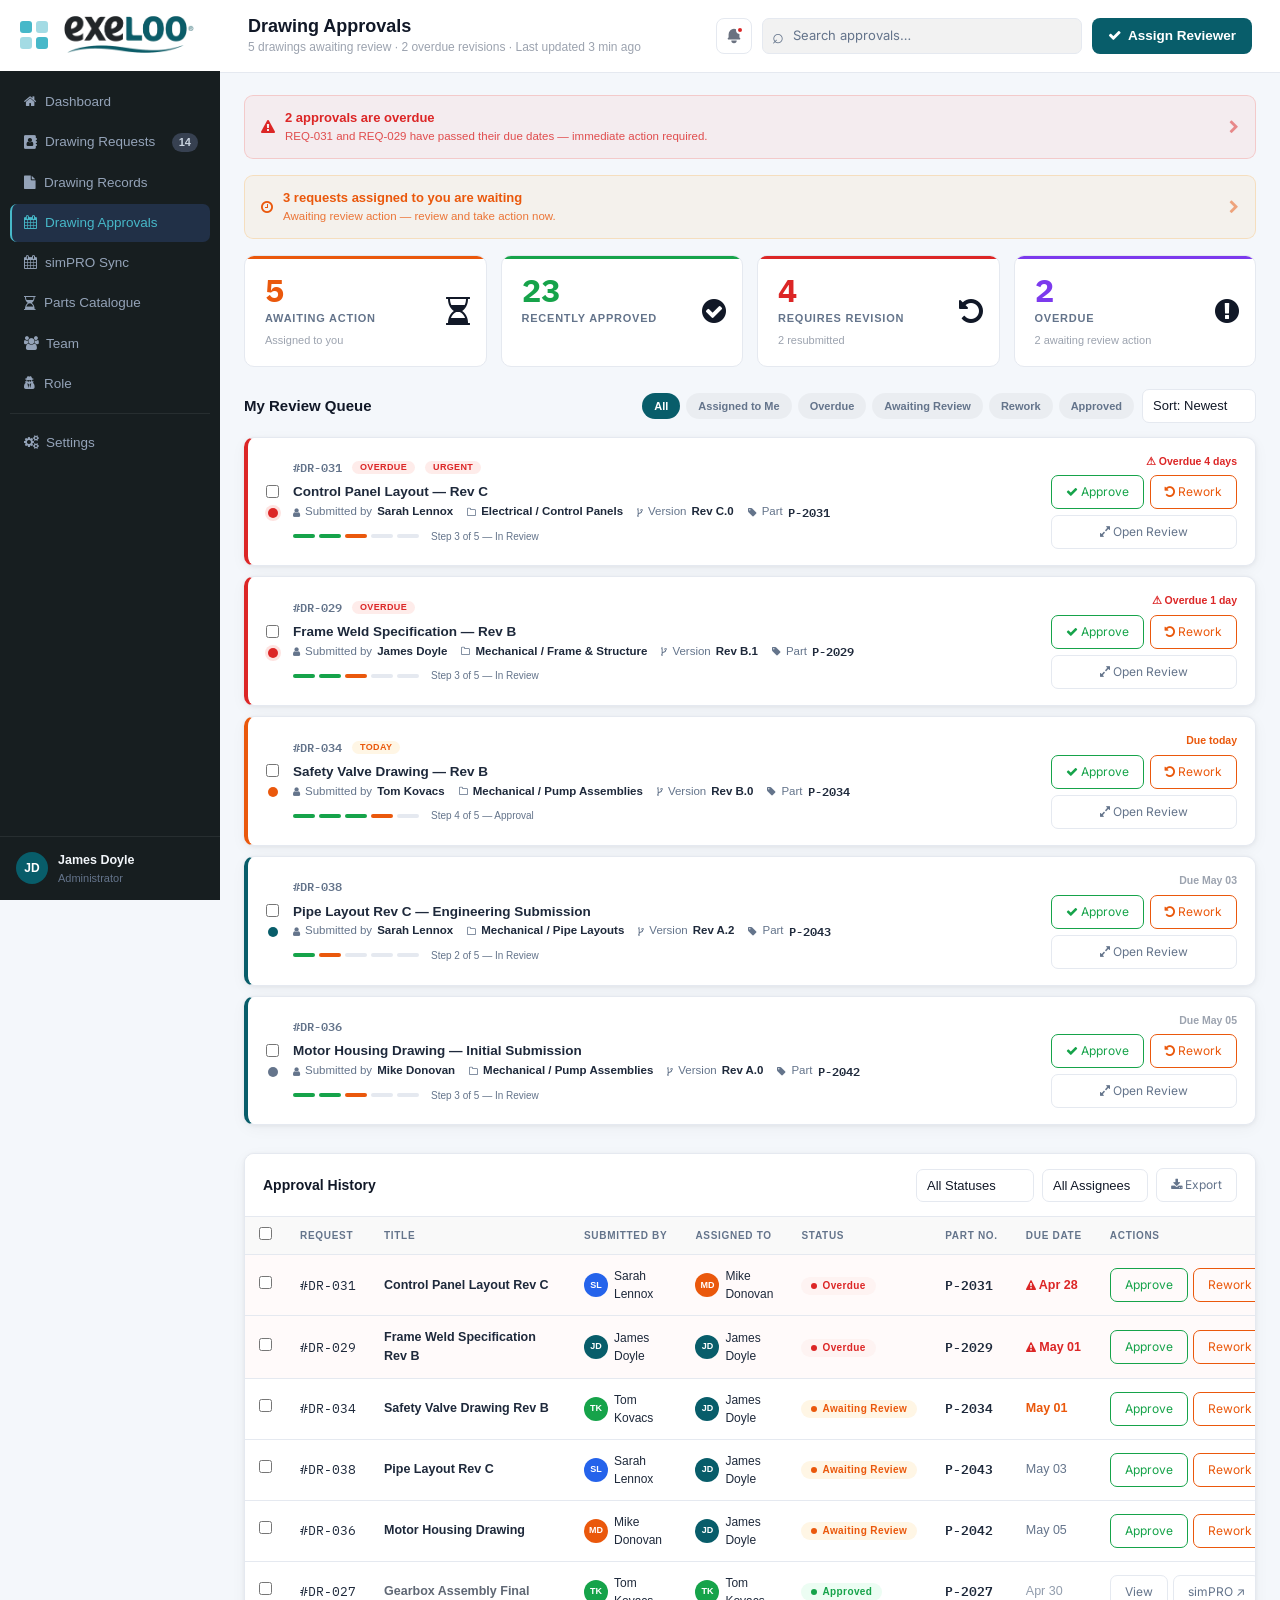
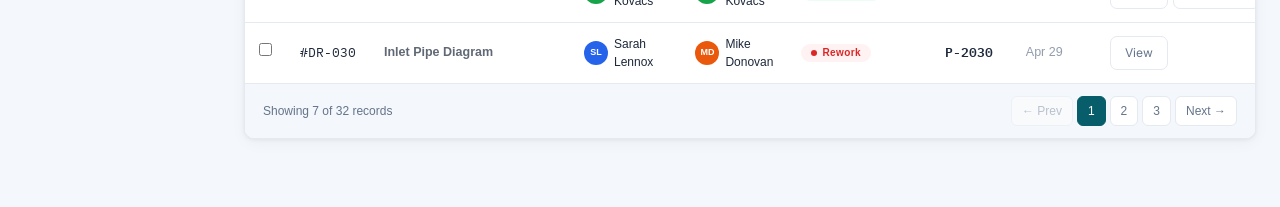
<file: approvals.html>
<!DOCTYPE html>
<html lang="en">

<head>
  <meta charset="UTF-8" />
  <meta name="viewport" content="width=device-width, initial-scale=1.0" />
  <title>Drawing Manager — Admin Panel</title>
  <link rel="preconnect" href="https://fonts.googleapis.com" />
  <link href="assets/bootstrap.css" rel="stylesheet">
  <link rel="stylesheet" href="https://cdnjs.cloudflare.com/ajax/libs/font-awesome/4.7.0/css/font-awesome.min.css">

  <link
    href="https://fonts.googleapis.com/css2?family=IBM+Plex+Mono:wght@400;600;700&family=Inter:wght@300;400;500;600;700&display=swap"
    rel="stylesheet" />
  <link rel="stylesheet" href="assets/style.css"> 

 
</head>
<body>

<!-- ══════════════════════════════════════════════════════
     SIDEBAR
══════════════════════════════════════════════════════ -->
 <!-- SIDEBAR -->
 <aside class="sidebar">
  <a href="index.html">
    <div class="sidebar-logo">
      <div class="logo-mark">
        <svg width="28" height="28" viewBox="0 0 28 28" fill="none">
          <rect width="12" height="12" rx="3" fill="#47b8c9" />
          <rect x="16" width="12" height="12" rx="3" fill="#47b8c9" opacity="0.5" />
          <rect y="16" width="12" height="12" rx="3" fill="#47b8c9" opacity="0.5" />
          <rect x="16" y="16" width="12" height="12" rx="3" fill="#47b8c9" />
        </svg>
      </div>
      <span class="logo-text"><img src="assets/logo.png" class="img-fluid" alt=""></span>
    </div>
  </a>
  <nav class="sidebar-nav">
    <a href="index.html" class="nav-item">
      <i class="fa fa-home"></i>
      <span>Dashboard</span> 
    </a>
    <a href="requests.html" class="nav-item">
      <i class="fa fa-address-book"></i>
      <span>Drawing Requests</span>
      <span class="nav-badge">14</span>
    </a>
    <a href="files.html" class="nav-item">
      <i class="fa fa-file"></i>
      <span>Drawing Records</span>
    </a>
    <a href="approvals.html" class="nav-item active">
      <i class="fa fa-calendar"></i>
      <span>Drawing Approvals</span> 
    </a>
    <a href="simpro.html" class="nav-item">
      <i class="fa fa-calendar"></i>
      <span>simPRO Sync</span>
    </a>
    <a href="parts.html" class="nav-item">
        <i class="fa fa-hourglass-half"></i>
        <span>Parts Catalogue</span>
    </a>
    <a href="users.html" class="nav-item">
      <i class="fa fa-users"></i>
      <span>Team</span>
    </a>

    <a href="role.html" class="nav-item">
      <i class="fa fa-user-secret"></i>
      <span>Role</span>
    </a>
    <div class="nav-divider"></div>

   
    <a href="settings.html" class="nav-item">
      <i class="fa fa-cogs"></i>
      <span>Settings</span>
    </a>
  </nav>

  <div class="sidebar-user">
    <div class="user-avatar">JD</div>
    <div class="user-info">
      <span class="user-name">James Doyle</span>
      <span class="user-role">Administrator</span>
    </div>
  </div>

</aside>


<!-- ══════════════════════════════════════════════════════
     MAIN
══════════════════════════════════════════════════════ -->
<main class="main-content">

  <!-- TOPBAR -->
  <header class="topbar" id="topbar">
    <div class="topbar-left">
      <button class="mobile-menu-btn" id="mobileMenuBtn">
        <i class="fa fa-bars"></i>
      </button>
      <h1 class="page-title">Drawing Approvals</h1>
      <span class="page-subtitle">5 drawings awaiting review · 2 overdue revisions · Last updated 3 min ago</span>
    </div>
    <div class="topbar-right">
      <button class="btn-icon" title="Notifications">
        <svg viewBox="0 0 20 20" fill="currentColor">
          <path d="M10 2a6 6 0 00-6 6v3.586l-.707.707A1 1 0 004 14h12a1 1 0 00.707-1.707L16 11.586V8a6 6 0 00-6-6zM10 18a3 3 0 01-3-3h6a3 3 0 01-3 3z"/>
        </svg>
        <span class="notif-dot"></span>
      </button>
      <div class="search-wrap">
        <span class="search-icon">⌕</span>
        <input class="search-input" placeholder="Search approvals…" type="text" oninput="searchApprovals(this.value)">
      </div>
      <button class="btn-primary" onclick="openAssignReviewerModal()">
        <i class="fa fa-check"></i> Assign Reviewer
      </button>
    </div>
  </header>

  <!-- PAGE CONTENT -->
  <div class="ap-content">

    <!-- ── ALERT BANNERS ── -->
    <div class="ap-alert overdue-alert" onclick="filterChip('overdue')">
      <i class="fa fa-exclamation-triangle"></i>
      <div class="ap-alert-text">
        <strong>2 approvals are overdue</strong>
        <span>REQ-031 and REQ-029 have passed their due dates — immediate action required.</span>
      </div>
      <i class="fa fa-chevron-right" style="opacity:.5"></i>
    </div>
    <div class="ap-alert pending-alert" onclick="filterChip('mine')">
      <i class="fa fa-clock-o"></i>
      <div class="ap-alert-text">
        <strong>3 requests assigned to you are waiting</strong>
        <span>Awaiting review action — review and take action now.</span>
      </div>
      <i class="fa fa-chevron-right" style="opacity:.5"></i>
    </div>

    <!-- ── STATS STRIP ── -->
    <div class="ap-stats">
      <div class="ap-stat s-pending" onclick="filterChip('pending')">
        <div class="ap-stat-val">5</div>
        <div class="ap-stat-label">Awaiting Action</div>
        <div class="ap-stat-sub">Assigned to you</div>
        <i class="fa fa-hourglass-half ap-stat-icon"></i>
      </div>
      <div class="ap-stat s-approved" onclick="filterChip('approved')">
        <div class="ap-stat-val">23</div>
        <div class="ap-stat-label">Recently Approved</div>
        <div class="ap-stat-sub"></div>
        <i class="fa fa-check-circle ap-stat-icon"></i>
      </div>
      <div class="ap-stat s-rework" onclick="filterChip('rework')">
        <div class="ap-stat-val">4</div>
        <div class="ap-stat-label">Requires Revision</div>
        <div class="ap-stat-sub">2 resubmitted</div>
        <i class="fa fa-undo ap-stat-icon"></i>
      </div>
      <div class="ap-stat s-overdue" onclick="filterChip('overdue')">
        <div class="ap-stat-val">2</div>
        <div class="ap-stat-label">Overdue</div>
        <div class="ap-stat-sub">2 awaiting review action</div>
        <i class="fa fa-exclamation-circle ap-stat-icon"></i>
      </div>
    </div>

    <!-- ── MY APPROVAL QUEUE ── -->
    <div class="ap-section-header">
      <div class="ap-section-title">My Review Queue</div>
      <div class="ap-section-right">
        <div class="ap-filter-row" style="margin:0">
          <button class="chip active"    id="chip-all"      onclick="filterChip('all')">All</button>
          <button class="chip"           id="chip-mine"     onclick="filterChip('mine')">Assigned to Me</button>
          <button class="chip"           id="chip-overdue"  onclick="filterChip('overdue')">Overdue</button>
          <button class="chip"           id="chip-pending"  onclick="filterChip('pending')">Awaiting Review</button>
          <button class="chip"           id="chip-rework"   onclick="filterChip('rework')">Rework</button>
          <button class="chip"           id="chip-approved" onclick="filterChip('approved')">Approved</button>
        </div>
        <select class="filter-select" onchange="showToast('Sorted: '+this.value,'info')">
          <option>Sort: Newest</option>
          <option>Sort: Due Date</option>
          <option>Sort: Priority</option>
          <option>Sort: Requester</option>
        </select>
      </div>
    </div>

    <!-- Bulk bar -->
    <div class="bulk-bar" id="bulkBar">
      <i class="fa fa-check-square-o"></i>
      <span id="bulkCount">0 selected</span>
      <div class="bulk-actions">
         <button class="btn-badge rework"  onclick="bulkRework()"><i class="fa fa-undo"></i> Returned for Revision</button>
        <button class="btn-badge" onclick="clearBulk()"><i class="fa fa-times"></i> Clear</button>
      </div>
    </div>

    <!-- QUEUE CARDS -->
    <div class="ap-queue" id="apQueue">

      <!-- Card 1 — Overdue / Urgent -->
      <div class="ap-card urgent" data-id="c1" data-status="pending" data-priority="urgent" onclick="openDetail('c1')">
        <div style="display:flex;flex-direction:column;align-items:center;gap:8px">
          <input type="checkbox" onclick="event.stopPropagation()" onchange="onCardChk(this,'c1')">
          <div class="ap-priority-dot dot-urgent" title="Urgent"></div>
        </div>
        <div class="ap-card-body">
          <div class="ap-card-top">
            <span class="ap-req-id">#DR-031</span>
            <span class="badge" style="background:rgba(240,68,56,.1);color:var(--red);font-size:9px;padding:2px 8px">OVERDUE</span>
            <span class="badge" style="background:rgba(240,68,56,.1);color:var(--red);font-size:9px;padding:2px 8px">URGENT</span>
          </div>
          <div class="ap-card-title">Control Panel Layout — Rev C</div>
          <div class="ap-card-meta">
            <div class="ap-meta-item"><i class="fa fa-user"></i> Submitted by <strong>Sarah Lennox</strong></div>
            <div class="ap-meta-item"><i class="fa fa-folder-o"></i> <strong>Electrical / Control Panels</strong></div>
            <div class="ap-meta-item"><i class="fa fa-code-fork"></i> Version <strong>Rev C.0</strong></div>
            <div class="ap-meta-item"><i class="fa fa-tag"></i> Part <strong class="part-no">P-2031</strong></div>
          </div>
          <div class="ap-wf-mini">
            <div class="ap-wf-dot done"></div>
            <div class="ap-wf-dot done"></div>
            <div class="ap-wf-dot active"></div>
            <div class="ap-wf-dot"></div>
            <div class="ap-wf-dot"></div>
            <span style="font-size:10px;color:var(--text-dim);margin-left:8px">Step 3 of 5 — In Review</span>
          </div>
        </div>
        <div class="ap-card-actions">
          <div class="ap-time-badge overdue">⚠ Overdue 4 days</div>
          <div class="ap-card-btns">
            <button class="btn-ghost tbl-act-btn approve" onclick="event.stopPropagation();quickApprove('c1')"><i class="fa fa-check"></i> Approve</button>
            <button class="btn-ghost tbl-act-btn rework"  onclick="event.stopPropagation();quickRework('c1')"><i class="fa fa-undo"></i> Rework</button>
          </div>
          <button class="btn-ghost tbl-act-btn" onclick="event.stopPropagation();openDetail('c1')" style="width:100%;text-align:center"><i class="fa fa-expand"></i> Open Review</button>
        </div>
      </div>

      <!-- Card 2 — Overdue -->
      <div class="ap-card urgent" data-id="c2" data-status="pending" data-priority="high" onclick="openDetail('c2')">
        <div style="display:flex;flex-direction:column;align-items:center;gap:8px">
          <input type="checkbox" onclick="event.stopPropagation()" onchange="onCardChk(this,'c2')">
          <div class="ap-priority-dot dot-urgent" title="High Priority"></div>
        </div>
        <div class="ap-card-body">
          <div class="ap-card-top">
            <span class="ap-req-id">#DR-029</span>
            <span class="badge" style="background:rgba(240,68,56,.1);color:var(--red);font-size:9px;padding:2px 8px">OVERDUE</span>
          </div>
          <div class="ap-card-title">Frame Weld Specification — Rev B</div>
          <div class="ap-card-meta">
            <div class="ap-meta-item"><i class="fa fa-user"></i> Submitted by <strong>James Doyle</strong></div>
            <div class="ap-meta-item"><i class="fa fa-folder-o"></i> <strong>Mechanical / Frame &amp; Structure</strong></div>
            <div class="ap-meta-item"><i class="fa fa-code-fork"></i> Version <strong>Rev B.1</strong></div>
            <div class="ap-meta-item"><i class="fa fa-tag"></i> Part <strong class="part-no">P-2029</strong></div>
          </div>
          <div class="ap-wf-mini">
            <div class="ap-wf-dot done"></div>
            <div class="ap-wf-dot done"></div>
            <div class="ap-wf-dot active"></div>
            <div class="ap-wf-dot"></div>
            <div class="ap-wf-dot"></div>
            <span style="font-size:10px;color:var(--text-dim);margin-left:8px">Step 3 of 5 — In Review</span>
          </div>
        </div>
        <div class="ap-card-actions">
          <div class="ap-time-badge overdue">⚠ Overdue 1 day</div>
          <div class="ap-card-btns">
            <button class="btn-ghost tbl-act-btn approve" onclick="event.stopPropagation();quickApprove('c2')"><i class="fa fa-check"></i> Approve</button>
            <button class="btn-ghost tbl-act-btn rework"  onclick="event.stopPropagation();quickRework('c2')"><i class="fa fa-undo"></i> Rework</button>
          </div>
          <button class="btn-ghost tbl-act-btn" onclick="event.stopPropagation();openDetail('c2')" style="width:100%;text-align:center"><i class="fa fa-expand"></i> Open Review</button>
        </div>
      </div>

      <!-- Card 3 -->
      <div class="ap-card pending" data-id="c3" data-status="pending" data-priority="normal" onclick="openDetail('c3')">
        <div style="display:flex;flex-direction:column;align-items:center;gap:8px">
          <input type="checkbox" onclick="event.stopPropagation()" onchange="onCardChk(this,'c3')">
          <div class="ap-priority-dot dot-high" title="High Priority"></div>
        </div>
        <div class="ap-card-body">
          <div class="ap-card-top">
            <span class="ap-req-id">#DR-034</span>
            <span class="badge" style="background:var(--orange-light);color:var(--orange);font-size:9px;padding:2px 8px">TODAY</span>
          </div>
          <div class="ap-card-title">Safety Valve Drawing — Rev B</div>
          <div class="ap-card-meta">
            <div class="ap-meta-item"><i class="fa fa-user"></i> Submitted by <strong>Tom Kovacs</strong></div>
            <div class="ap-meta-item"><i class="fa fa-folder-o"></i> <strong>Mechanical / Pump Assemblies</strong></div>
            <div class="ap-meta-item"><i class="fa fa-code-fork"></i> Version <strong>Rev B.0</strong></div>
            <div class="ap-meta-item"><i class="fa fa-tag"></i> Part <strong class="part-no">P-2034</strong></div>
          </div>
          <div class="ap-wf-mini">
            <div class="ap-wf-dot done"></div>
            <div class="ap-wf-dot done"></div>
            <div class="ap-wf-dot done"></div>
            <div class="ap-wf-dot active"></div>
            <div class="ap-wf-dot"></div>
            <span style="font-size:10px;color:var(--text-dim);margin-left:8px">Step 4 of 5 — Approval</span>
          </div>
        </div>
        <div class="ap-card-actions">
          <div class="ap-time-badge" style="color:var(--orange)">Due today</div>
          <div class="ap-card-btns">
            <button class="btn-ghost tbl-act-btn approve" onclick="event.stopPropagation();quickApprove('c3')"><i class="fa fa-check"></i> Approve</button>
            <button class="btn-ghost tbl-act-btn rework"  onclick="event.stopPropagation();quickRework('c3')"><i class="fa fa-undo"></i> Rework</button>
          </div>
          <button class="btn-ghost tbl-act-btn" onclick="event.stopPropagation();openDetail('c3')" style="width:100%;text-align:center"><i class="fa fa-expand"></i> Open Review</button>
        </div>
      </div>

      <!-- Card 4 -->
      <div class="ap-card info" data-id="c4" data-status="pending" data-priority="normal" onclick="openDetail('c4')">
        <div style="display:flex;flex-direction:column;align-items:center;gap:8px">
          <input type="checkbox" onclick="event.stopPropagation()" onchange="onCardChk(this,'c4')">
          <div class="ap-priority-dot dot-normal"></div>
        </div>
        <div class="ap-card-body">
          <div class="ap-card-top">
            <span class="ap-req-id">#DR-038</span>
          </div>
          <div class="ap-card-title">Pipe Layout Rev C — Engineering Submission</div>
          <div class="ap-card-meta">
            <div class="ap-meta-item"><i class="fa fa-user"></i> Submitted by <strong>Sarah Lennox</strong></div>
            <div class="ap-meta-item"><i class="fa fa-folder-o"></i> <strong>Mechanical / Pipe Layouts</strong></div>
            <div class="ap-meta-item"><i class="fa fa-code-fork"></i> Version <strong>Rev A.2</strong></div>
            <div class="ap-meta-item"><i class="fa fa-tag"></i> Part <strong class="part-no">P-2043</strong></div>
          </div>
          <div class="ap-wf-mini">
            <div class="ap-wf-dot done"></div>
            <div class="ap-wf-dot active"></div>
            <div class="ap-wf-dot"></div>
            <div class="ap-wf-dot"></div>
            <div class="ap-wf-dot"></div>
            <span style="font-size:10px;color:var(--text-dim);margin-left:8px">Step 2 of 5 — In Review</span>
          </div>
        </div>
        <div class="ap-card-actions">
          <div class="ap-time-badge">Due May 03</div>
          <div class="ap-card-btns">
            <button class="btn-ghost tbl-act-btn approve" onclick="event.stopPropagation();quickApprove('c4')"><i class="fa fa-check"></i> Approve</button>
            <button class="btn-ghost tbl-act-btn rework"  onclick="event.stopPropagation();quickRework('c4')"><i class="fa fa-undo"></i> Rework</button>
          </div>
          <button class="btn-ghost tbl-act-btn" onclick="event.stopPropagation();openDetail('c4')" style="width:100%;text-align:center"><i class="fa fa-expand"></i> Open Review</button>
        </div>
      </div>

      <!-- Card 5 -->
      <div class="ap-card info" data-id="c5" data-status="pending" data-priority="low" onclick="openDetail('c5')">
        <div style="display:flex;flex-direction:column;align-items:center;gap:8px">
          <input type="checkbox" onclick="event.stopPropagation()" onchange="onCardChk(this,'c5')">
          <div class="ap-priority-dot dot-low"></div>
        </div>
        <div class="ap-card-body">
          <div class="ap-card-top">
            <span class="ap-req-id">#DR-036</span>
          </div>
          <div class="ap-card-title">Motor Housing Drawing — Initial Submission</div>
          <div class="ap-card-meta">
            <div class="ap-meta-item"><i class="fa fa-user"></i> Submitted by <strong>Mike Donovan</strong></div>
            <div class="ap-meta-item"><i class="fa fa-folder-o"></i> <strong>Mechanical / Pump Assemblies</strong></div>
            <div class="ap-meta-item"><i class="fa fa-code-fork"></i> Version <strong>Rev A.0</strong></div>
            <div class="ap-meta-item"><i class="fa fa-tag"></i> Part <strong class="part-no">P-2042</strong></div>
          </div>
          <div class="ap-wf-mini">
            <div class="ap-wf-dot done"></div>
            <div class="ap-wf-dot done"></div>
            <div class="ap-wf-dot active"></div>
            <div class="ap-wf-dot"></div>
            <div class="ap-wf-dot"></div>
            <span style="font-size:10px;color:var(--text-dim);margin-left:8px">Step 3 of 5 — In Review</span>
          </div>
        </div>
        <div class="ap-card-actions">
          <div class="ap-time-badge">Due May 05</div>
          <div class="ap-card-btns">
            <button class="btn-ghost tbl-act-btn approve" onclick="event.stopPropagation();quickApprove('c5')"><i class="fa fa-check"></i> Approve</button>
            <button class="btn-ghost tbl-act-btn rework"  onclick="event.stopPropagation();quickRework('c5')"><i class="fa fa-undo"></i> Rework</button>
          </div>
          <button class="btn-ghost tbl-act-btn" onclick="event.stopPropagation();openDetail('c5')" style="width:100%;text-align:center"><i class="fa fa-expand"></i> Open Review</button>
        </div>
      </div>

    </div><!-- /ap-queue -->


    <!-- ── ALL APPROVALS TABLE ── -->
    <div class="ap-table-wrap">
      <div class="ap-table-header">
        <div class="ap-table-title">Approval History</div>
        <div class="ap-table-controls">
          <select class="filter-select" onchange="showToast('Filter: '+this.value,'info')">
            <option>All Statuses</option>
            <option>Awaiting Review</option>
            <option>Approved</option>
            <option>Rework</option>
            <option>Returned</option>
          </select>
          <select class="filter-select" onchange="showToast('Filter: '+this.value,'info')">
            <option>All Assignees</option>
            <option>James Doyle</option>
            <option>Sarah Lennox</option>
            <option>Mike Donovan</option>
            <option>Tom Kovacs</option>
          </select>
          <button class="btn-ghost" onclick="showToast('Exporting…','info')"><i class="fa fa-download"></i> Export</button>
        </div>
      </div>

      <div style="overflow-x:auto">
        <table class="ap-table">
          <thead>
            <tr>
              <th style="width:32px"><input type="checkbox" id="tblChkAll" onchange="tblToggleAll(this)"></th>
              <th>Request</th>
              <th>Title</th>
              <th>Submitted By</th>
              <th>Assigned To</th>
              <th>Status</th>
              <th>Part No.</th>
              <th>Due Date</th>
              <th>Actions</th>
            </tr>
          </thead>
          <tbody id="approvalsTbody">

            <tr class="overdue-row" onclick="openDetail('c1')">
              <td onclick="event.stopPropagation()"><input type="checkbox" onchange="tblChk(this)"></td>
              <td class="req-id">#DR-031</td>
              <td style="font-weight:600;color:var(--text);min-width:200px">Control Panel Layout Rev C</td>
              <td><div class="asn-chip"><div class="asn-av av-blue">SL</div> Sarah Lennox</div></td>
              <td><div class="asn-chip"><div class="asn-av av-orange">MD</div> Mike Donovan</div></td>
              <td><span class="badge" style="background:var(--red-light);color:var(--red)"><span class="badge-dot" style="background:var(--red)"></span>Overdue</span></td>
              <td class="part-no">P-2031</td>
              <td class="due-cell overdue"><i class="fa fa-exclamation-triangle" style="font-size:10px"></i> Apr 28</td>
              <td>
                <div class="tbl-acts">
                  <button class="btn-ghost tbl-act-btn approve" onclick="event.stopPropagation();quickApprove('c1')">Approve</button>
                  <button class="btn-ghost tbl-act-btn rework"  onclick="event.stopPropagation();quickRework('c1')">Rework</button>
                  <button class="btn-ghost tbl-act-btn"          onclick="event.stopPropagation();openDetail('c1')"><i class="fa fa-eye"></i></button>
                </div>
              </td>
            </tr>

            <tr class="overdue-row" onclick="openDetail('c2')">
              <td onclick="event.stopPropagation()"><input type="checkbox" onchange="tblChk(this)"></td>
              <td class="req-id">#DR-029</td>
              <td style="font-weight:600;color:var(--text);min-width:200px">Frame Weld Specification Rev B</td>
              <td><div class="asn-chip"><div class="asn-av av-theme">JD</div> James Doyle</div></td>
              <td><div class="asn-chip"><div class="asn-av av-theme">JD</div> James Doyle</div></td>
              <td><span class="badge" style="background:var(--red-light);color:var(--red)"><span class="badge-dot" style="background:var(--red)"></span>Overdue</span></td>
              <td class="part-no">P-2029</td>
              <td class="due-cell overdue"><i class="fa fa-exclamation-triangle" style="font-size:10px"></i> May 01</td>
              <td>
                <div class="tbl-acts">
                  <button class="btn-ghost tbl-act-btn approve" onclick="event.stopPropagation();quickApprove('c2')">Approve</button>
                  <button class="btn-ghost tbl-act-btn rework"  onclick="event.stopPropagation();quickRework('c2')">Rework</button>
                  <button class="btn-ghost tbl-act-btn"          onclick="event.stopPropagation();openDetail('c2')"><i class="fa fa-eye"></i></button>
                </div>
              </td>
            </tr>

            <tr onclick="openDetail('c3')">
              <td onclick="event.stopPropagation()"><input type="checkbox" onchange="tblChk(this)"></td>
              <td class="req-id">#DR-034</td>
              <td style="font-weight:600;color:var(--text)">Safety Valve Drawing Rev B</td>
              <td><div class="asn-chip"><div class="asn-av av-green">TK</div> Tom Kovacs</div></td>
              <td><div class="asn-chip"><div class="asn-av av-theme">JD</div> James Doyle</div></td>
              <td><span class="badge" style="background:var(--orange-light);color:var(--orange)"><span class="badge-dot" style="background:var(--orange)"></span>Awaiting Review</span></td>
              <td class="part-no">P-2034</td>
              <td class="due-cell today">May 01</td>
              <td>
                <div class="tbl-acts">
                  <button class="btn-ghost tbl-act-btn approve" onclick="event.stopPropagation();quickApprove('c3')">Approve</button>
                  <button class="btn-ghost tbl-act-btn rework"  onclick="event.stopPropagation();quickRework('c3')">Rework</button>
                  <button class="btn-ghost tbl-act-btn"          onclick="event.stopPropagation();openDetail('c3')"><i class="fa fa-eye"></i></button>
                </div>
              </td>
            </tr>

            <tr onclick="openDetail('c4')">
              <td onclick="event.stopPropagation()"><input type="checkbox" onchange="tblChk(this)"></td>
              <td class="req-id">#DR-038</td>
              <td style="font-weight:600;color:var(--text)">Pipe Layout Rev C</td>
              <td><div class="asn-chip"><div class="asn-av av-blue">SL</div> Sarah Lennox</div></td>
              <td><div class="asn-chip"><div class="asn-av av-theme">JD</div> James Doyle</div></td>
              <td><span class="badge" style="background:var(--orange-light);color:var(--orange)"><span class="badge-dot" style="background:var(--orange)"></span>Awaiting Review</span></td>
              <td class="part-no">P-2043</td>
              <td class="due-cell soon">May 03</td>
              <td>
                <div class="tbl-acts">
                  <button class="btn-ghost tbl-act-btn approve" onclick="event.stopPropagation();quickApprove('c4')">Approve</button>
                  <button class="btn-ghost tbl-act-btn rework"  onclick="event.stopPropagation();quickRework('c4')">Rework</button>
                  <button class="btn-ghost tbl-act-btn"          onclick="event.stopPropagation();openDetail('c4')"><i class="fa fa-eye"></i></button>
                </div>
              </td>
            </tr>

            <tr onclick="openDetail('c5')">
              <td onclick="event.stopPropagation()"><input type="checkbox" onchange="tblChk(this)"></td>
              <td class="req-id">#DR-036</td>
              <td style="font-weight:600;color:var(--text)">Motor Housing Drawing</td>
              <td><div class="asn-chip"><div class="asn-av av-orange">MD</div> Mike Donovan</div></td>
              <td><div class="asn-chip"><div class="asn-av av-theme">JD</div> James Doyle</div></td>
              <td><span class="badge" style="background:var(--orange-light);color:var(--orange)"><span class="badge-dot" style="background:var(--orange)"></span>Awaiting Review</span></td>
              <td class="part-no">P-2042</td>
              <td class="due-cell soon">May 05</td>
              <td>
                <div class="tbl-acts">
                  <button class="btn-ghost tbl-act-btn approve" onclick="event.stopPropagation();quickApprove('c5')">Approve</button>
                  <button class="btn-ghost tbl-act-btn rework"  onclick="event.stopPropagation();quickRework('c5')">Rework</button>
                  <button class="btn-ghost tbl-act-btn"          onclick="event.stopPropagation();openDetail('c5')"><i class="fa fa-eye"></i></button>
                </div>
              </td>
            </tr>

            <tr onclick="showToast('Opening REQ-027…','info')">
              <td onclick="event.stopPropagation()"><input type="checkbox" onchange="tblChk(this)"></td>
              <td class="req-id">#DR-027</td>
              <td style="font-weight:600;color:var(--text);opacity:.7">Gearbox Assembly Final</td>
              <td><div class="asn-chip"><div class="asn-av av-green">TK</div> Tom Kovacs</div></td>
              <td><div class="asn-chip"><div class="asn-av av-green">TK</div> Tom Kovacs</div></td>
              <td><span class="badge" style="background:var(--green-light);color:var(--green)"><span class="badge-dot" style="background:var(--green)"></span>Approved</span></td>
              <td class="part-no">P-2027</td>
              <td class="due-cell soon" style="opacity:.7">Apr 30</td>
              <td>
                <div class="tbl-acts">
                  <button class="btn-ghost tbl-act-btn view" onclick="event.stopPropagation();showToast('Opening…','info')">View</button>
                  <button class="btn-ghost tbl-act-btn" onclick="event.stopPropagation();showToast('Opening simPRO…','info')">simPRO ↗</button>
                </div>
              </td>
            </tr>

            <tr onclick="showToast('Opening REQ-030…','info')">
              <td onclick="event.stopPropagation()"><input type="checkbox" onchange="tblChk(this)"></td>
              <td class="req-id">#DR-030</td>
              <td style="font-weight:600;color:var(--text);opacity:.7">Inlet Pipe Diagram</td>
              <td><div class="asn-chip"><div class="asn-av av-blue">SL</div> Sarah Lennox</div></td>
              <td><div class="asn-chip"><div class="asn-av av-orange">MD</div> Mike Donovan</div></td>
              <td><span class="badge" style="background:var(--red-light);color:var(--red)"><span class="badge-dot" style="background:var(--red)"></span>Rework</span></td>
              <td class="part-no">P-2030</td>
              <td class="due-cell soon" style="opacity:.7">Apr 29</td>
              <td>
                <div class="tbl-acts">
                  <button class="btn-ghost tbl-act-btn view" onclick="event.stopPropagation();showToast('Opening…','info')">View</button>
                </div>
              </td>
            </tr>

          </tbody>
        </table>
      </div>

      <div class="ap-pagination">
        <span>Showing 7 of 32 records</span>
        <div class="pg-btns">
          <button class="pg-btn disabled">← Prev</button>
          <button class="pg-btn active">1</button>
          <button class="pg-btn">2</button>
          <button class="pg-btn">3</button>
          <button class="pg-btn">Next →</button>
        </div>
      </div>
    </div><!-- /ap-table-wrap -->

  </div><!-- /ap-content -->
</main>


<!-- ══════════════════════════════════════════════════════
     APPROVAL DETAIL SLIDE PANEL
══════════════════════════════════════════════════════ -->
<div class="detail-overlay" id="detailOverlay" onclick="closeDetail()">
  <div class="detail-panel" onclick="event.stopPropagation()">

    <div class="dp-header">
      <div class="dp-header-body">
        <div class="dp-req-id" id="dpReqId">#DR-031</div>
        <div class="dp-title"  id="dpTitle">Control Panel Layout — Rev C</div>
      </div>
      <button class="dp-close" onclick="closeDetail()">✕</button>
    </div>

    <!-- Workflow tracker -->
    <div class="dp-workflow">
      <div class="dp-wf-label">Workflow Progress</div>
      <div class="dp-wf-track">
        <div class="dp-wf-step done">
          <div class="dp-wf-circle"><i class="fa fa-check"></i></div>
          <div class="dp-wf-step-label">Draft</div>
        </div>
        <div class="dp-wf-line done"></div>
        <div class="dp-wf-step done">
          <div class="dp-wf-circle"><i class="fa fa-check"></i></div>
          <div class="dp-wf-step-label">Submitted</div>
        </div>
        <div class="dp-wf-line done"></div>
        <div class="dp-wf-step active">
          <div class="dp-wf-circle"><i class="fa fa-eye"></i></div>
          <div class="dp-wf-step-label">In Review</div>
        </div>
        <div class="dp-wf-line"></div>
        <div class="dp-wf-step">
          <div class="dp-wf-circle"><i class="fa fa-check"></i></div>
          <div class="dp-wf-step-label">Approval</div>
        </div>
        <div class="dp-wf-line"></div>
        <div class="dp-wf-step">
          <div class="dp-wf-circle"><i class="fa fa-flag"></i></div>
          <div class="dp-wf-step-label">Complete</div>
        </div>
      </div>
    </div>

    <!-- Tabs -->
    <div class="dp-body">
      <div class="dp-tabs">
        <div class="dp-tab active" onclick="switchTab('details')">Details</div>
        <div class="dp-tab" onclick="switchTab('files')">Files</div>
        <div class="dp-tab" onclick="switchTab('comments')">Comments <span style="font-size:10px;background:rgba(8,93,106,.1);color:var(--theme);padding:1px 6px;border-radius:20px;font-weight:700;margin-left:3px">3</span></div>
        <div class="dp-tab" onclick="switchTab('history')">History</div>
      </div>

      <!-- DETAILS TAB -->
      <div class="dp-tab-content active" id="tab-details">
        <div class="dp-meta-grid">
          <div class="dp-meta-item">
            <div class="dp-meta-key">Status</div>
            <div class="dp-meta-val"><span class="badge" style="background:var(--orange-light);color:var(--orange)"><span class="badge-dot" style="background:var(--orange)"></span>In Review</span></div>
          </div>
          <div class="dp-meta-item">
            <div class="dp-meta-key">Priority</div>
            <div class="dp-meta-val" style="color:var(--red)"><i class="fa fa-circle" style="font-size:8px;margin-right:5px"></i>Urgent</div>
          </div>
          <div class="dp-meta-item">
            <div class="dp-meta-key">Submitted By</div>
            <div class="dp-meta-val">Sarah Lennox</div>
          </div>
          <div class="dp-meta-item">
            <div class="dp-meta-key">Assigned To</div>
            <div class="dp-meta-val">Mike Donovan</div>
          </div>
          <div class="dp-meta-item">
            <div class="dp-meta-key">Due Date</div>
            <div class="dp-meta-val" style="color:var(--red)"><i class="fa fa-exclamation-triangle" style="font-size:10px;margin-right:4px"></i>Apr 28 (Overdue)</div>
          </div>
          <div class="dp-meta-item">
            <div class="dp-meta-key">Submitted</div>
            <div class="dp-meta-val">Apr 25, 2026</div>
          </div>
          <div class="dp-meta-item">
            <div class="dp-meta-key">Part Number</div>
            <div class="dp-meta-val mono">P-2031</div>
          </div>
          <div class="dp-meta-item">
            <div class="dp-meta-key">Version</div>
            <div class="dp-meta-val">Rev C.0 (current)</div>
          </div>
          <div class="dp-meta-item">
            <div class="dp-meta-key">simPRO</div>
            <div class="dp-meta-val"><a href="#">View Part ↗</a></div>
          </div>
          <div class="dp-meta-item">
            <div class="dp-meta-key">Folder</div>
            <div class="dp-meta-val">Electrical / Control Panels</div>
          </div>
        </div>

        <div style="margin-bottom:12px">
          <div class="approval-note-label" style="margin-bottom:7px">Description</div>
          <div class="approval-note">Control Panel layout drawing for the new production line unit. Includes terminal block positions, cable routing, and earthing points. Rev C corrects dimensional discrepancy noted in Rev B review.</div>
        </div>

        <div style="margin-bottom:12px">
          <div class="approval-note-label" style="margin-bottom:7px">Previous Review Note</div>
          <div class="approval-note" style="border-left:3px solid var(--orange);">
            <strong style="font-size:12px;color:var(--text)">Mike Donovan</strong> <span style="font-size:11px;color:var(--text-muted)">Apr 29</span><br>
            <span style="font-size:12px;color:var(--text-dim);margin-top:3px;display:block">Dimensions on Section C don't match the spec sheet (ref: ENG-STD-2024-11). Please revise tolerance to ±0.5mm before re-submitting for approval.</span>
          </div>
        </div>
      </div>

      <!-- FILES TAB -->
      <div class="dp-tab-content" id="tab-files">
        <div class="dp-file-row">
          <div class="dp-file-icon fi-pdf"><i class="fa fa-file-pdf-o"></i></div>
          <div class="dp-file-info">
            <div class="dp-file-name">ControlPanel_Layout_v3.pdf</div>
            <div class="dp-file-meta">Rev C · Uploaded May 01 · 1.9 MB · <strong style="color:var(--theme)">Current</strong></div>
          </div>
          <div class="dp-file-acts">
            <button class="btn-badge view" onclick="showToast('Opening file…','info')">View</button>
            <button class="btn-badge" onclick="showToast('Downloading…','info')"><i class="fa fa-download"></i></button>
          </div>
        </div>
        <div class="dp-file-row" style="opacity:.65">
          <div class="dp-file-icon fi-pdf"><i class="fa fa-file-pdf-o"></i></div>
          <div class="dp-file-info">
            <div class="dp-file-name">ControlPanel_Layout_v2.pdf</div>
            <div class="dp-file-meta">Rev B · Uploaded Apr 28 · 1.7 MB</div>
          </div>
          <div class="dp-file-acts">
            <button class="btn-badge" onclick="showToast('Opening v2…','info')">View</button>
          </div>
        </div>
        <div class="dp-file-row" style="opacity:.65">
          <div class="dp-file-icon fi-pdf"><i class="fa fa-file-pdf-o"></i></div>
          <div class="dp-file-info">
            <div class="dp-file-name">ControlPanel_Layout_v1.pdf</div>
            <div class="dp-file-meta">Rev A · Uploaded Apr 25 · 1.5 MB</div>
          </div>
          <div class="dp-file-acts">
            <button class="btn-badge" onclick="showToast('Opening v1…','info')">View</button>
          </div>
        </div>
        <div class="dp-file-row" style="opacity:.65">
          <div class="dp-file-icon fi-dwg"><i class="fa fa-file-code-o"></i></div>
          <div class="dp-file-info">
            <div class="dp-file-name">ControlPanel_Layout_v3.dwg</div>
            <div class="dp-file-meta">CAD source · Uploaded May 01 · 4.3 MB</div>
          </div>
          <div class="dp-file-acts">
            <button class="btn-badge" onclick="showToast('Downloading…','info')"><i class="fa fa-download"></i></button>
          </div>
        </div>
      </div>

      <!-- COMMENTS TAB -->
      <div class="dp-tab-content" id="tab-comments">
        <div class="dp-comment">
          <div class="dp-c-av" style="background:var(--orange)">MD</div>
          <div class="dp-c-body">
            <span class="dp-c-author">Mike Donovan <span class="dp-c-time">Apr 29 · 10:22am</span></span>
            <div class="dp-c-text">Dimensions on Section C don't match the spec sheet (ref: ENG-STD-2024-11). Please revise tolerance to ±0.5mm before re-submitting.</div>
          </div>
        </div>
        <div class="dp-comment">
          <div class="dp-c-av" style="background:var(--theme)">SL</div>
          <div class="dp-c-body">
            <span class="dp-c-author">Sarah Lennox <span class="dp-c-time">Apr 30 · 2:15pm</span></span>
            <div class="dp-c-text">Acknowledged. Updating Section C now — will resubmit by end of day.</div>
          </div>
        </div>
        <div class="dp-comment">
          <div class="dp-c-av" style="background:var(--purple)">JD</div>
          <div class="dp-c-body">
            <span class="dp-c-author">James Doyle <span class="dp-c-time">May 01 · 9:10am</span></span>
            <div class="dp-c-text">Rev C uploaded — Section C corrected. Tolerance now ±0.5mm. Mike please review and approve at your earliest.</div>
          </div>
        </div>
        <div class="dp-c-input-row">
          <div class="dp-c-av" style="background:var(--theme);flex-shrink:0">JD</div>
          <input class="dp-c-input" type="text" placeholder="Add a comment…" id="dpComment" onkeydown="if(event.key==='Enter')addComment()">
          <button class="btn-sm-blue" onclick="addComment()">Send</button>
        </div>
      </div>

      <!-- HISTORY TAB -->
      <div class="dp-tab-content" id="tab-history">
        <div class="dp-timeline">
          <div class="dp-tl-item">
            <div class="dp-tl-dot orange"><i class="fa fa-eye"></i></div>
            <div class="dp-tl-time">May 01, 2026 · 8:45am</div>
            <div class="dp-tl-event">Rev C submitted for review</div>
            <div class="dp-tl-note">Sarah Lennox uploaded ControlPanel_Layout_v3.pdf</div>
          </div>
          <div class="dp-tl-item">
            <div class="dp-tl-dot red"><i class="fa fa-undo"></i></div>
            <div class="dp-tl-time">Apr 29, 2026 · 10:22am</div>
            <div class="dp-tl-event">Sent for rework by Mike Donovan</div>
            <div class="dp-tl-note">"Dimensions on Section C don't match spec. Please revise tolerance."</div>
          </div>
          <div class="dp-tl-item">
            <div class="dp-tl-dot blue"><i class="fa fa-eye"></i></div>
            <div class="dp-tl-time">Apr 28, 2026 · 3:30pm</div>
            <div class="dp-tl-event">Rev B submitted for review</div>
            <div class="dp-tl-note">Sarah Lennox uploaded ControlPanel_Layout_v2.pdf</div>
          </div>
          <div class="dp-tl-item">
            <div class="dp-tl-dot blue"><i class="fa fa-paper-plane"></i></div>
            <div class="dp-tl-time">Apr 25, 2026 · 11:00am</div>
            <div class="dp-tl-event">Initial Drawing Submission by James Doyle</div>
            <div class="dp-tl-note">Request created and assigned to Mike Donovan for review.</div>
          </div>
          <div class="dp-tl-item">
            <div class="dp-tl-dot" style="background:var(--border-dark)"><i class="fa fa-plus" style="color:var(--text-muted)"></i></div>
            <div class="dp-tl-time">Apr 24, 2026 · 4:00pm</div>
            <div class="dp-tl-event">Drawing Revision Created</div>
            <div class="dp-tl-note">James Doyle created #DR-031 Control Panel Layout.</div>
          </div>
        </div>
      </div>

    </div><!-- /dp-body -->

    <!-- Decision panel -->
    <div class="dp-decision">
      <div class="dp-decision-label">Make a Decision</div>
      <div class="dp-decision-row">
        <button class="dp-dec-btn dec-approve" onclick="approveFromPanel()"><i class="fa fa-check"></i> Approve</button>
        <button class="dp-dec-btn dec-rework"  onclick="reworkFromPanel()"><i class="fa fa-undo"></i> Returned for Revision</button>
        <button class="dp-dec-btn dec-reject"  onclick="rejectFromPanel()"><i class="fa fa-times"></i> Revision Required</button>
      </div>
      <div class="dp-note-row">
        <input class="dp-note-input" type="text" placeholder="Add decision note (optional)…" id="decisionNote">
        <button class="dp-dec-btn dec-forward" style="max-width:140px" onclick="forwardApproval()"><i class="fa fa-forward"></i> Assign Reviewer</button>
      </div>
    </div>

  </div><!-- /detail-panel -->
</div><!-- /detail-overlay -->


<!-- ══════════════════════════════════════════════════════
     APPROVE ALL MODAL
══════════════════════════════════════════════════════ -->
<div class="modal-overlay" id="approveAllModal" onclick="closeApproveAllModal()">
  <div class="modal" onclick="event.stopPropagation()" style="max-width:480px;min-width:440px">
    <div class="modal-header p-0 m-0" style="padding-bottom:15px;border-bottom:1px solid var(--border);margin-bottom:20px">
      <span class="modal-title" style="font-size:16px;font-weight:700;color:var(--text)">
        <i class="fa fa-check-circle" style="color:var(--green);margin-right:8px"></i>Assign Reviewer
      </span>
      <button class="modal-close" onclick="closeApproveAllModal()" style="font-size:20px;background:none;border:none;cursor:pointer;color:var(--text-dim)">✕</button>
    </div>
    <div class="alert-warn" style="margin-bottom:16px">
      <i class="fa fa-exclamation-triangle"></i>
      <span>You are about to approve <strong>5 requests</strong> in bulk. This action cannot be undone.</span>
    </div>
    <div style="display:flex;flex-direction:column;gap:8px;margin-bottom:18px">
      <div class="task-row">
        <div class="task-title">#DR-031 Control Panel Layout Rev C</div>
        <span class="badge" style="background:var(--red-light);color:var(--red);font-size:9px">OVERDUE</span>
      </div>
      <div class="task-row">
        <div class="task-title">#DR-029 Frame Weld Specification Rev B</div>
        <span class="badge" style="background:var(--red-light);color:var(--red);font-size:9px">OVERDUE</span>
      </div>
      <div class="task-row">
        <div class="task-title">#DR-034 Safety Valve Drawing Rev B</div>
        <span class="badge" style="background:var(--orange-light);color:var(--orange);font-size:9px">TODAY</span>
      </div>
      <div class="task-row">
        <div class="task-title">#DR-038 Pipe Layout Rev C</div>
      </div>
      <div class="task-row">
        <div class="task-title">#DR-036 Motor Housing Drawing</div>
      </div>
    </div>
    <div class="form-group">
      <label class="form-label">Bulk Approval Note</label>
      <textarea class="form-textarea" rows="2" placeholder="Optional note applied to all approvals…"></textarea>
    </div>
    <div class="modal-actions">
      <button class="btn-ghost" onclick="closeApproveAllModal()">Cancel</button>
      <button class="btn-primary" onclick="confirmApproveAll()" style="background:var(--green)"><i class="fa fa-check"></i> Assign Reviewer</button>
    </div>
  </div>
</div>


<!-- TOAST -->
<div class="toast" id="toast"></div>
<div id="sidebar-overlay"></div>
<script src="assets/script.js"></script>

<script>
/* ══════════════════════════════════════════════════════════
   APPROVALS PAGE JAVASCRIPT
══════════════════════════════════════════════════════════ */

/* ── Toast ── */
let _tt;
function showToast(msg, type = 'success') {
  const t = document.getElementById('toast');
  t.textContent = msg;
  t.className = 'toast show ' + type;
  clearTimeout(_tt);
  _tt = setTimeout(() => { t.className = 'toast'; }, 3200);
}

/* ── Filter chips ── */
function filterChip(key) {
  document.querySelectorAll('.chip').forEach(c => c.classList.remove('active'));
  const el = document.getElementById('chip-' + key);
  if (el) el.classList.add('active');

  const cards = document.querySelectorAll('.ap-card[data-id]');
  cards.forEach(card => {
    const status   = card.dataset.status;
    const priority = card.dataset.priority;
    let show = true;
    if (key === 'pending')  show = status === 'pending';
    if (key === 'approved') show = status === 'approved';
    if (key === 'rework')   show = status === 'rework';
    if (key === 'overdue')  show = priority === 'urgent';
    if (key === 'mine')     show = true; // all are assigned to current user in demo
    card.style.display = show ? '' : 'none';
  });

  if (key === 'all') {
    cards.forEach(c => c.style.display = '');
    const chipAll = document.getElementById('chip-all');
    if (chipAll) chipAll.classList.add('active');
  }
  showToast('Filtered: ' + key, 'info');
}

/* ── Search approvals ── */
function searchApprovals(q) {
  const cards = document.querySelectorAll('.ap-card[data-id]');
  const rows  = document.querySelectorAll('#approvalsTbody tr');
  const lq = q.toLowerCase();
  cards.forEach(c => {
    const text = c.textContent.toLowerCase();
    c.style.display = (!q || text.includes(lq)) ? '' : 'none';
  });
  rows.forEach(r => {
    const text = r.textContent.toLowerCase();
    r.style.display = (!q || text.includes(lq)) ? '' : 'none';
  });
}

/* ── Quick actions on cards ── */
function quickApprove(id) {
  const card = document.querySelector('.ap-card[data-id="' + id + '"]');
  if (card) {
    card.classList.remove('urgent', 'pending', 'info');
    card.classList.add('done');
    card.dataset.status = 'approved';
    const btns = card.querySelector('.ap-card-btns');
    if (btns) btns.innerHTML = '<span style="font-size:12px;color:var(--green);font-weight:700"><i class="fa fa-check-circle"></i> Approved</span>';
    const timeBadge = card.querySelector('.ap-time-badge');
    if (timeBadge) { timeBadge.className = 'ap-time-badge'; timeBadge.textContent = 'Released for Production'; }
  }
  showToast('✓ ' + id.toUpperCase() + ' approved successfully', 'success');
}

function quickRework(id) {
  showToast('↩ Sent for rework', 'warning');
  const card = document.querySelector('.ap-card[data-id="' + id + '"]');
  if (card) {
    card.classList.remove('urgent', 'info', 'done');
    card.classList.add('pending');
    const timeBadge = card.querySelector('.ap-time-badge');
    if (timeBadge) { timeBadge.style.color = 'var(--orange)'; timeBadge.textContent = 'Awaiting revision'; }
  }
}

/* ── Bulk selection ── */
let _bulkSel = new Set();
function onCardChk(cb, id) {
  if (cb.checked) _bulkSel.add(id); else _bulkSel.delete(id);
  updateBulkBar();
}
function tblChk(cb) {
  updateBulkBar();
}
function tblToggleAll(cb) {
  document.querySelectorAll('#approvalsTbody input[type=checkbox]').forEach(c => c.checked = cb.checked);
  updateBulkBar();
}
function updateBulkBar() {
  const count = _bulkSel.size + document.querySelectorAll('#approvalsTbody input[type=checkbox]:checked').length;
  const bar = document.getElementById('bulkBar');
  if (count > 0) {
    bar.classList.add('visible');
    document.getElementById('bulkCount').textContent = count + ' request' + (count > 1 ? 's' : '') + ' selected';
  } else {
    bar.classList.remove('visible');
  }
}
function clearBulk() {
  _bulkSel.clear();
  document.querySelectorAll('input[type=checkbox]').forEach(c => c.checked = false);
  document.getElementById('bulkBar').classList.remove('visible');
}
function bulkApprove() {
  const count = _bulkSel.size + document.querySelectorAll('#approvalsTbody input[type=checkbox]:checked').length;
  showToast('✓ ' + count + ' requests approved', 'success');
  clearBulk();
}
function bulkRework() {
  const count = _bulkSel.size + document.querySelectorAll('#approvalsTbody input[type=checkbox]:checked').length;
  showToast('↩ ' + count + ' requests sent for rework', 'warning');
  clearBulk();
}

/* ── Detail panel ── */
const DETAIL_DATA = {
  c1: { reqId: '#DR-031', title: 'Control Panel Layout — Rev C' },
  c2: { reqId: '#DR-029', title: 'Frame Weld Specification — Rev B' },
  c3: { reqId: '#DR-034', title: 'Safety Valve Drawing — Rev B' },
  c4: { reqId: '#DR-038', title: 'Pipe Layout Rev C' },
  c5: { reqId: '#DR-036', title: 'Motor Housing Drawing' },
};

let _curDetail = null;

function openDetail(id) {
  _curDetail = id;
  const d = DETAIL_DATA[id];
  if (!d) return;
  document.getElementById('dpReqId').textContent = d.reqId;
  document.getElementById('dpTitle').textContent  = d.title;
  document.getElementById('detailOverlay').classList.add('open');
  switchTab('details');
}
function closeDetail() {
  document.getElementById('detailOverlay').classList.remove('open');
  _curDetail = null;
}

/* ── Tabs ── */
function switchTab(name) {
  document.querySelectorAll('.dp-tab').forEach(t => t.classList.remove('active'));
  document.querySelectorAll('.dp-tab-content').forEach(c => c.classList.remove('active'));
  const tabs = ['details','files','comments','history'];
  const idx  = tabs.indexOf(name);
  if (idx > -1) {
    document.querySelectorAll('.dp-tab')[idx].classList.add('active');
    document.getElementById('tab-' + name).classList.add('active');
  }
}

/* ── Decision panel actions ── */
function approveFromPanel() {
  if (_curDetail) quickApprove(_curDetail);
  closeDetail();
}
function reworkFromPanel() {
  if (_curDetail) quickRework(_curDetail);
  closeDetail();
}
function rejectFromPanel() {
  if (confirm('Return this request? This cannot be undone.')) {
    showToast('✕ Request rejected', 'warning');
    closeDetail();
  }
}
function forwardApproval() {
  showToast('Escalated to next approver', 'info');
  closeDetail();
}

/* ── Comments ── */
function addComment() {
  const inp = document.getElementById('dpComment');
  if (!inp.value.trim()) return;
  showToast('Comment added', 'success');
  inp.value = '';
}

/* ── Approve All modal ── */
function openAssignReviewerModal()  { document.getElementById('approveAllModal').classList.add('open'); }
function closeApproveAllModal() { document.getElementById('approveAllModal').classList.remove('open'); }
function confirmApproveAll() {
  showToast('✓ All 5 requests approved successfully', 'success');
  closeApproveAllModal();
  document.querySelectorAll('.ap-card[data-status="pending"]').forEach(c => {
    c.classList.remove('urgent','pending','info');
    c.classList.add('done');
    const btns = c.querySelector('.ap-card-btns');
    if (btns) btns.innerHTML = '<span style="font-size:12px;color:var(--green);font-weight:700"><i class="fa fa-check-circle"></i> Approved</span>';
  });
}

/* ── Keyboard ESC ── */
document.addEventListener('keydown', e => {
  if (e.key === 'Escape') { closeDetail(); closeApproveAllModal(); }
});
</script>
</body>
</html>
</file>
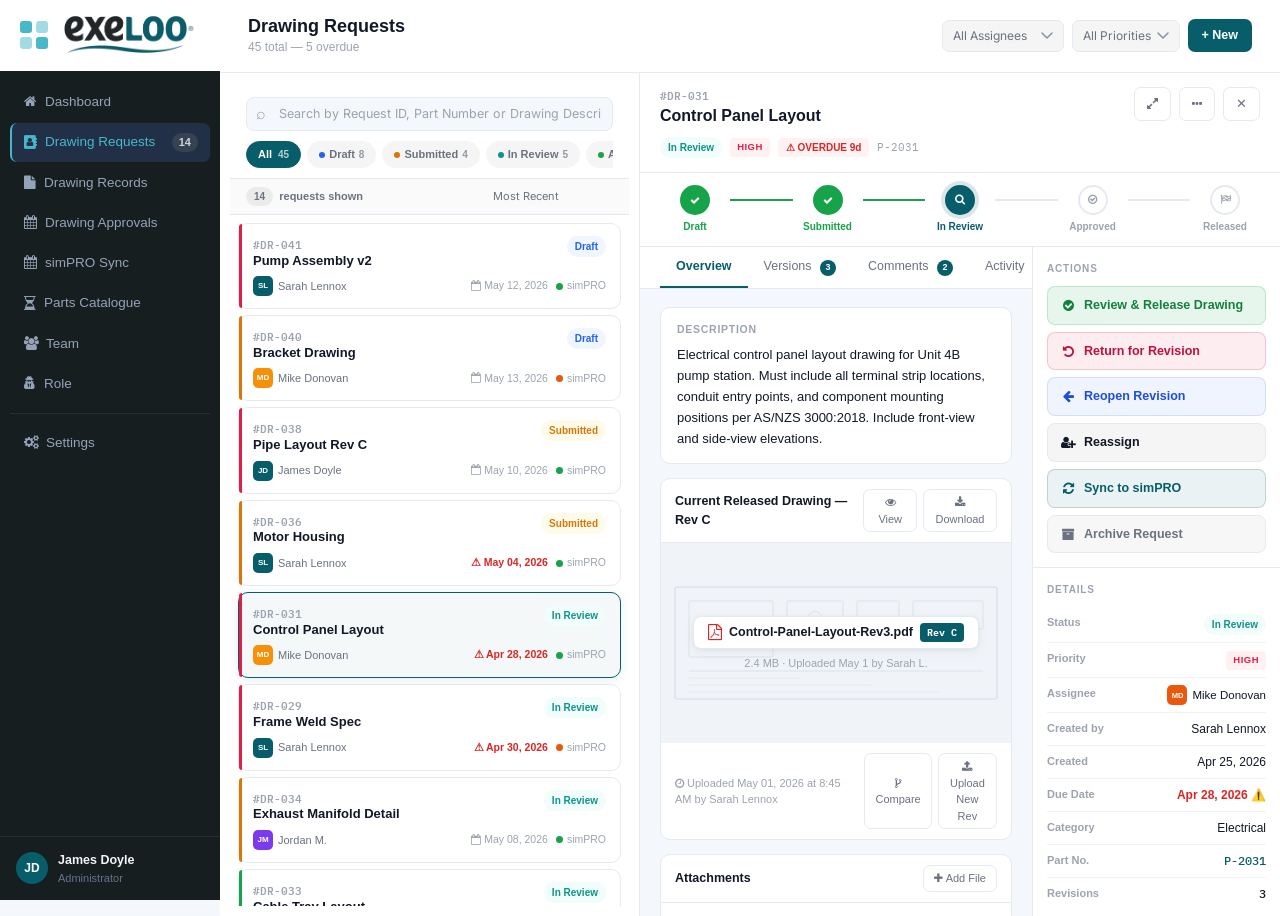
<file: requests.html>
<!DOCTYPE html>
<html lang="en">

<head>
  <meta charset="UTF-8" />
  <meta name="viewport" content="width=device-width, initial-scale=1.0" />
  <title>Drawing Manager — Admin Panel</title>
  <link rel="preconnect" href="https://fonts.googleapis.com" />
  <link href="assets/bootstrap.css" rel="stylesheet">
  <link rel="stylesheet" href="https://cdnjs.cloudflare.com/ajax/libs/font-awesome/4.7.0/css/font-awesome.min.css">

  <link
    href="https://fonts.googleapis.com/css2?family=IBM+Plex+Mono:wght@400;600;700&family=Inter:wght@300;400;500;600;700&display=swap"
    rel="stylesheet" />
  <link rel="stylesheet" href="assets/style.css">
</head>

<body>

  <!-- SIDEBAR -->
  <aside class="sidebar">
    <a href="index.html">
      <div class="sidebar-logo">
        <div class="logo-mark">
          <svg width="28" height="28" viewBox="0 0 28 28" fill="none">
            <rect width="12" height="12" rx="3" fill="#47b8c9" />
            <rect x="16" width="12" height="12" rx="3" fill="#47b8c9" opacity="0.5" />
            <rect y="16" width="12" height="12" rx="3" fill="#47b8c9" opacity="0.5" />
            <rect x="16" y="16" width="12" height="12" rx="3" fill="#47b8c9" />
          </svg>
        </div>
        <span class="logo-text"><img src="assets/logo.png" class="img-fluid" alt=""></span>
      </div>
    </a>
    <nav class="sidebar-nav">
      <a href="index.html" class="nav-item">
        <i class="fa fa-home"></i>
        <span>Dashboard</span> 
      </a>
      <a href="requests.html" class="nav-item active">
        <i class="fa fa-address-book"></i>
        <span>Drawing Requests</span>
        <span class="nav-badge">14</span>
      </a>
      <a href="files.html" class="nav-item">
        <i class="fa fa-file"></i>
        <span>Drawing Records</span>
      </a>
      <a href="approvals.html" class="nav-item">
        <i class="fa fa-calendar"></i>
        <span>Drawing Approvals</span> 
      </a>
      <a href="simpro.html" class="nav-item">
        <i class="fa fa-calendar"></i>
        <span>simPRO Sync</span>
      </a>
      <a href="parts.html" class="nav-item">
          <i class="fa fa-hourglass-half"></i>
          <span>Parts Catalogue</span>
      </a>
      <a href="users.html" class="nav-item">
        <i class="fa fa-users"></i>
        <span>Team</span>
      </a>
  
      <a href="role.html" class="nav-item">
        <i class="fa fa-user-secret"></i>
        <span>Role</span>
      </a>
      <div class="nav-divider"></div>
  
     
      <a href="settings.html" class="nav-item">
        <i class="fa fa-cogs"></i>
        <span>Settings</span>
      </a>
    </nav>

    <div class="sidebar-user">
      <div class="user-avatar">JD</div>
      <div class="user-info">
        <span class="user-name">James Doyle</span>
        <span class="user-role">Administrator</span>
      </div>
    </div>

  </aside>

  <!-- ══════════════════════════════════════════
     MAIN
══════════════════════════════════════════ -->
  <main class="main-content">

    <!-- TOP BAR -->
    <header class="topbar" id="topbar">
      <div class="topbar-left">
        <button class="mobile-menu-btn" id="mobileMenuBtn">
          <i class="fa fa-bars"></i>
        </button>
        <h1 class="page-title">Drawing Requests</h1>
        <span class="page-subtitle">45 total — 5 overdue</span>
      </div>
      <div class="rq-topbar-right">
        <select class="filter-sel">
          <option>All Assignees</option>
          <option>Sarah Lennox</option>
          <option>Mike Donovan</option>
          <option>Jordan M.</option>
          <option>Sam K.</option>
          <option>Priya R.</option>
        </select>
        <select class="filter-sel">
          <option>All Priorities</option>
          <option>High</option>
          <option>Medium</option>
          <option>Low</option>
        </select> 
        <button class="btn-primary-sm" id="new-req-btn">+ New </button>
      </div>
    </header>

    <!-- SPLIT PANEL -->
    <div class="requests-page">

      <!-- ══ LIST PANEL ══ -->
      <div class="req-list-panel">
        <div class="req-list-toolbar">

          <!-- search -->
          <div class="req-search-wrap">
            <span class="req-search-icon">⌕</span>
            <input class="req-search" id="req-search" type="text" placeholder="Search by Request ID, Part Number or Drawing Description">
          </div>

          <!-- status filter chips -->
          <div class="req-filter-row">
            <button class="status-chip active" data-filter="all" onclick="filterChip(this,'all')">
              All <span style="font-size:10px;margin-left:2px;opacity:.7;">45</span>
            </button>
            <button class="status-chip" data-filter="draft" onclick="filterChip(this,'draft')">
              <span class="chip-dot" style="background:#2563EB;"></span>Draft
              <span style="font-size:10px;opacity:.7;">8</span>
            </button>
            <button class="status-chip" data-filter="submitted" onclick="filterChip(this,'submitted')">
              <span class="chip-dot" style="background:#D97706;"></span>Submitted
              <span style="font-size:10px;opacity:.7;">4</span>
            </button>
            <button class="status-chip" data-filter="review" onclick="filterChip(this,'review')">
              <span class="chip-dot" style="background:#0D9488;"></span>In Review
              <span style="font-size:10px;opacity:.7;">5</span>
            </button>
            <button class="status-chip" data-filter="approved" onclick="filterChip(this,'approved')">
              <span class="chip-dot" style="background:#16A34A;"></span>Approved
              <span style="font-size:10px;opacity:.7;">3</span>
            </button>
            <button class="status-chip" data-filter="rework" onclick="filterChip(this,'rework')">
              <span class="chip-dot" style="background:#E11D48;"></span>Rework
              <span style="font-size:10px;opacity:.7;">2</span>
            </button>
            <button class="status-chip" data-filter="completed" onclick="filterChip(this,'completed')">
              <span class="chip-dot" style="background:#7C3AED;"></span>Released
              <span style="font-size:10px;opacity:.7;">23</span>
            </button>
          </div>
        </div>

        <!-- sort row -->
        <div class="req-sort-row">
          <span class="req-sort-label">
            <span id="visible-count" class="req-count-badge">14</span>&nbsp; requests shown
          </span>
          <select class="req-sort-select" id="sort-select">
            <option value="recent">Most Recent</option>
            <option value="due">Due Date</option>
            <option value="priority">Priority</option>
            <option value="id">Drawing Request ID</option>
          </select>
        </div>

        <!-- list body -->
        <div class="req-list-body" id="req-list-body">
          <!-- Items rendered by JS below -->
        </div>
      </div><!-- /list panel -->


      <!-- ══ DETAIL PANEL ══ -->
      <div class="req-detail-panel empty" id="req-detail-panel">

        <!-- EMPTY STATE -->
        <div class="empty-state-detail" id="detail-empty">
          <div class="empty-icon"><i class="fa fa-file-text-o"></i></div>
          <strong style="font-size:14px;color:var(--text-secondary);">No request selected</strong>
          <p>Click any request on the left to view its details, history, and take action.</p>
        </div>

        <!-- DETAIL CONTENT (hidden until selection) -->
        <div id="detail-content" style="display:none;flex:1;flex-direction:column;overflow:hidden;">

          <!-- header -->
          <div class="detail-header">
            <div class="detail-header-top">
              <div>
                <div class="detail-req-id" id="d-req-id">#DR-031</div>
                <div class="detail-req-title" id="d-req-title">Control Panel Layout</div>
              </div>
              <div class="detail-header-actions">
                <button class="btn-ghost-sm" title="Open full page"><i class="fa fa-expand"></i></button>
                <button class="btn-ghost-sm" title="More options"><i class="fa fa-ellipsis-h"></i></button>
                <button class="btn-ghost-sm" id="close-detail-btn" title="Close" onclick="closeDetail()">✕</button>
              </div>
            </div>
            <div class="detail-badges" id="d-badges">
              <span class="spl spl-review" id="d-status-pill">In Review</span>
              <span class="pri pri-high" id="d-priority">HIGH</span>
              <span id="d-overdue-tag"
                style="display:none;padding:2px 8px;border-radius:4px;background:var(--red-light);color:var(--red);font-size:10px;font-weight:700;">⚠
                OVERDUE 9d</span>
              <span class="mono" style="font-size:11px;color:var(--text-muted);" id="d-part-no">P-2031</span>
            </div>
          </div>

          <!-- workflow tracker -->
          <div class="workflow-track" id="d-workflow">
            <!-- rendered by JS -->
          </div>

          <!-- body: main + sidebar -->
          <div class="detail-body">

            <!-- main with tabs -->
            <div class="detail-main">
              <div class="detail-tabs">
                <div class="dtab active" data-tab="overview" onclick="switchTab(this,'overview')">Overview</div>
                <div class="dtab" data-tab="versions" onclick="switchTab(this,'versions')">
                  Versions <span class="tab-badge" id="d-ver-count">3</span>
                </div>
                <div class="dtab" data-tab="comments" onclick="switchTab(this,'comments')">
                  Comments <span class="tab-badge" id="d-comment-count">2</span>
                </div>
                <div class="dtab" data-tab="activity" onclick="switchTab(this,'activity')">Activity</div>
              </div>

              <!-- ── TAB: OVERVIEW ── -->
              <div class="tab-content active" id="tab-overview">

                <!-- rework alert (conditional) -->
                <div id="rework-alert"
                  style="display:none;padding:10px 14px;border:1px solid rgba(225,29,72,.2);background:rgba(225,29,72,.05);border-radius:8px;margin-bottom:14px;display:flex;align-items:flex-start;gap:10px;">
                  <i class="fa fa-exclamation-circle" style="color:var(--red);margin-top:2px;"></i>
                  <div>
                    <div style="font-size:12.5px;font-weight:700;color:var(--red);">Returned for Rework</div>
                    <div style="font-size:12px;color:#b91c1c;margin-top:2px;" id="rework-alert-msg">Dimensions on
                      Section C don't match spec. Please revise before approval.</div>
                  </div>
                </div>

                <!-- description -->
                <div class="desc-block">
                  <div class="block-label">Description</div>
                  <div class="desc-text" id="d-description">
                    Electrical control panel layout drawing for Unit 4B pump station. Must include all terminal strip
                    locations, conduit entry points, and component mounting positions per AS/NZS 3000:2018. Include
                    front-view and side-view elevations.
                  </div>
                </div>

                <!-- current drawing preview -->
                <div class="drawing-preview">
                  <div class="drawing-preview-head">
                    <div class="drawing-preview-title">Current Released Drawing — Rev C</div>
                    <div style="display:flex;gap:6px;">
                      <button class="btn-ghost-sm" style="font-size:11px;padding:4px 10px;"
                        onclick="toast('Opening drawing…','info')"><i class="fa fa-eye"></i> View</button>
                      <button class="btn-ghost-sm" style="font-size:11px;padding:4px 10px;"
                        onclick="toast('Downloading…','info')"><i class="fa fa-download"></i> Download</button>
                    </div>
                  </div>
                  <div class="drawing-canvas">
                    <svg width="500" height="180" viewBox="0 0 500 180">
                      <rect x="20" y="10" width="460" height="160" rx="4" stroke="#64748B" stroke-width="1.5"
                        fill="none" />
                      <rect x="40" y="30" width="120" height="80" rx="2" stroke="#64748B" stroke-width="1"
                        fill="none" />
                      <rect x="180" y="30" width="80" height="50" rx="2" stroke="#64748B" stroke-width="1"
                        fill="none" />
                      <rect x="280" y="30" width="60" height="60" rx="2" stroke="#64748B" stroke-width="1"
                        fill="none" />
                      <rect x="360" y="30" width="100" height="40" rx="2" stroke="#64748B" stroke-width="1"
                        fill="none" />
                      <line x1="40" y1="130" x2="460" y2="130" stroke="#64748B" stroke-width="1" />
                      <line x1="40" y1="140" x2="200" y2="140" stroke="#64748B" stroke-width="0.5" />
                      <line x1="40" y1="150" x2="300" y2="150" stroke="#64748B" stroke-width="0.5" />
                      <line x1="40" y1="160" x2="400" y2="160" stroke="#64748B" stroke-width="0.5" />
                      <circle cx="100" cy="70" r="15" stroke="#64748B" stroke-width="1" fill="none" />
                      <circle cx="220" cy="55" r="10" stroke="#64748B" stroke-width="1" fill="none" />
                    </svg>
                    <div class="drawing-overlay">
                      <div class="file-badge">
                        <i class="fa fa-file-pdf-o" style="color:var(--red);font-size:16px;"></i>
                        Control-Panel-Layout-Rev3.pdf
                        <span class="rev-tag">Rev C</span>
                      </div>
                      <div style="font-size:11px;color:var(--text-muted);">2.4 MB · Uploaded May 1 by Sarah L.</div>
                    </div>
                  </div>
                  <div class="drawing-footer">
                    <span class="drawing-footer-meta"><i class="fa fa-clock-o"></i> Uploaded May 01, 2026 at 8:45 AM by
                      Sarah Lennox</span>
                    <div style="display:flex;gap:6px;">
                      <button class="btn-ghost-sm" style="font-size:11px;padding:4px 10px;"
                        onclick="toast('Comparing revisions…','info')"><i class="fa fa-code-fork"></i> Compare</button>
                      <button class="btn-ghost-sm" style="font-size:11px;padding:4px 10px;"
                        onclick="openModal('uploadModal')"><i class="fa fa-upload"></i> Upload New Rev</button>
                    </div>
                  </div>
                </div>

                <!-- attachments -->
                <div class="drawing-preview" style="margin-bottom:0;">
                  <div class="drawing-preview-head">
                    <div class="drawing-preview-title">Attachments</div>
                    <button class="btn-ghost-sm" style="font-size:11px;padding:4px 10px;"
                      onclick="openModal('uploadModal')">
                      <i class="fa fa-plus"></i> Add File
                    </button>
                  </div>
                  <div class="attach-list">
                    <div class="attach-row">
                      <div class="attach-icon attach-pdf"><i class="fa fa-file-pdf-o"></i></div>
                      <div class="attach-info">
                        <div class="attach-name">Control-Panel-Layout-Rev3.pdf</div>
                        <div class="attach-meta">2.4 MB · PDF · Uploaded May 1 by Sarah L.</div>
                      </div>
                      <div class="attach-actions">
                        <button class="btn-ghost-sm" style="font-size:11px;padding:3px 8px;"
                          onclick="toast('Opening…','info')"><i class="fa fa-eye"></i></button>
                        <button class="btn-ghost-sm" style="font-size:11px;padding:3px 8px;"
                          onclick="toast('Downloading…','info')"><i class="fa fa-download"></i></button>
                      </div>
                    </div>
                    <div class="attach-row">
                      <div class="attach-icon attach-dwg"><span style="font-size:10px;font-weight:700;">DWG</span></div>
                      <div class="attach-info">
                        <div class="attach-name">Control-Panel-Layout-Rev3.dwg</div>
                        <div class="attach-meta">1.8 MB · DWG · Uploaded May 1 by Sarah L.</div>
                      </div>
                      <div class="attach-actions">
                        <button class="btn-ghost-sm" style="font-size:11px;padding:3px 8px;"
                          onclick="toast('Opening…','info')"><i class="fa fa-eye"></i></button>
                        <button class="btn-ghost-sm" style="font-size:11px;padding:3px 8px;"
                          onclick="toast('Downloading…','info')"><i class="fa fa-download"></i></button>
                      </div>
                    </div>
                    <div class="attach-row">
                      <div class="attach-icon attach-dxf"><span style="font-size:10px;font-weight:700;">DXF</span></div>
                      <div class="attach-info">
                        <div class="attach-name">Spec-AS-NZS-3000.pdf</div>
                        <div class="attach-meta">540 KB · PDF · Reference document</div>
                      </div>
                      <div class="attach-actions">
                        <button class="btn-ghost-sm" style="font-size:11px;padding:3px 8px;"
                          onclick="toast('Downloading…','info')"><i class="fa fa-download"></i></button>
                        <button class="btn-ghost-sm" style="font-size:11px;padding:3px 8px;color:var(--red);"
                          onclick="toast('File removed','warning')"><i class="fa fa-trash-o"></i></button>
                      </div>
                    </div>
                  </div>
                  <div class="upload-zone" onclick="openModal('uploadModal')">
                    <div class="uz-icon"><i class="fa fa-cloud-upload"></i></div>
                    <p>Drop files here or <strong style="color:var(--theme);">browse</strong></p>
                    <span>PDF, DWG, DXF, STEP up to 50 MB</span>
                  </div>
                </div>
              </div><!-- /tab-overview -->


              <!-- ── TAB: VERSIONS ── -->
              <div class="tab-content" id="tab-versions">
                <div class="versions-header">
                  <div class="versions-title">Revision History</div>
                  <button class="btn-primary-sm" onclick="openModal('uploadModal')">
                    <i class="fa fa-upload"></i> Upload New Revision
                  </button>
                </div>

                <div class="version-timeline">

                  <!-- Rev C — current -->
                  <div class="ver-item">
                    <div class="ver-dot current"><i class="fa fa-check"></i></div>
                    <div class="ver-card current-ver">
                      <div class="ver-card-head">
                        <div class="ver-card-left">
                          <span class="ver-num">Revision 3</span>
                          <span class="ver-current-tag">Released</span>
                          <span class="spl spl-review" style="font-size:9.5px;padding:2px 7px;">In Review</span>
                        </div>
                        <span style="font-size:11px;color:var(--text-muted);font-family:var(--mono);">May 01,
                          2026</span>
                      </div>
                      <div class="ver-card-body">
                        <div class="ver-info-row">
                          <div class="ver-info-icon"><i class="fa fa-user"></i></div>
                          <div class="ver-info-text">
                            <b>Uploaded by</b> Sarah Lennox
                            <span>May 01, 2026 at 8:45 AM</span>
                          </div>
                        </div>
                        <div class="ver-info-row">
                          <div class="ver-info-icon"><i class="fa fa-pencil"></i></div>
                          <div class="ver-info-text">
                            <b>Change notes</b>
                            Updated Section C dimensions to match spec. Corrected conduit entry point coordinates.
                            Re-aligned terminal strip layout per Mike Donovan's review.
                          </div>
                        </div>
                        <div class="ver-files">
                          <div class="ver-file-chip" onclick="toast('Opening PDF…','info')">
                            <i class="fa fa-file-pdf-o" style="color:var(--red);"></i> Control-Panel-Layout-Rev3.pdf
                          </div>
                          <div class="ver-file-chip" onclick="toast('Opening DWG…','info')">
                            <i class="fa fa-file-o" style="color:var(--theme);"></i> Control-Panel-Layout-Rev3.dwg
                          </div>
                        </div>
                      </div>
                      <div class="ver-card-foot">
                        <div class="ver-reviewer">
                          <span class="mini-av"
                            style="background:var(--orange);width:24px;height:24px;font-size:9px;border-radius:6px;">MD</span>
                          Reviewer: Mike Donovan
                        </div>
                        <div class="ver-actions">
                          <button class="btn-ghost-sm" style="font-size:11px;padding:4px 9px;"
                            onclick="toast('Comparing…','info')"><i class="fa fa-code-fork"></i> Compare Revisions</button>
                          <button class="btn-ghost-sm" style="font-size:11px;padding:4px 9px;"
                            onclick="toast('Downloading Rev C…','info')"><i class="fa fa-download"></i></button>
                        </div>
                      </div>
                    </div>
                  </div>

                  <!-- Rev B — rework -->
                  <div class="ver-item">
                    <div class="ver-dot rework-dot"><i class="fa fa-times"></i></div>
                    <div class="ver-card">
                      <div class="ver-card-head">
                        <div class="ver-card-left">
                          <span class="ver-num">Revision 2</span>
                          <span class="spl spl-rework" style="font-size:9.5px;padding:2px 7px;">Rework</span>
                        </div>
                        <span style="font-size:11px;color:var(--text-muted);font-family:var(--mono);">Apr 28,
                          2026</span>
                      </div>
                      <div class="ver-card-body">
                        <div class="ver-info-row">
                          <div class="ver-info-icon"><i class="fa fa-user"></i></div>
                          <div class="ver-info-text">
                            <b>Uploaded by</b> Sarah Lennox
                            <span>Apr 28, 2026 at 2:15 PM</span>
                          </div>
                        </div>
                        <div class="ver-info-row">
                          <div class="ver-info-icon"><i class="fa fa-pencil"></i></div>
                          <div class="ver-info-text">
                            <b>Change notes</b>
                            Updated component mounting positions. Added front-view elevation.
                          </div>
                        </div>
                        <div class="rework-note">
                          <i class="fa fa-exclamation-triangle"></i>
                          <span><b>Returned for rework by Mike Donovan (Apr 29):</b> Dimensions on Section C don't match
                            spec. Please revise before approval.</span>
                        </div>
                        <div class="ver-files" style="margin-top:10px;">
                          <div class="ver-file-chip" onclick="toast('Opening Rev B PDF…','info')">
                            <i class="fa fa-file-pdf-o" style="color:var(--red);"></i> Control-Panel-Layout-Rev2.pdf
                          </div>
                        </div>
                      </div>
                      <div class="ver-card-foot">
                        <div class="ver-reviewer">
                          <span class="mini-av"
                            style="background:var(--orange);width:24px;height:24px;font-size:9px;border-radius:6px;">MD</span>
                          Reviewed by Mike Donovan — sent back
                        </div>
                        <div class="ver-actions">
                          <button class="btn-ghost-sm" style="font-size:11px;padding:4px 9px;"
                            onclick="toast('Opening Rev B…','info')"><i class="fa fa-eye"></i> View</button>
                          <button class="btn-ghost-sm" style="font-size:11px;padding:4px 9px;"
                            onclick="toast('Downloading Rev B…','info')"><i class="fa fa-download"></i></button>
                        </div>
                      </div>
                    </div>
                  </div>

                  <!-- Rev A — original -->
                  <div class="ver-item">
                    <div class="ver-dot"><i class="fa fa-flag"></i></div>
                    <div class="ver-card">
                      <div class="ver-card-head">
                        <div class="ver-card-left">
                          <span class="ver-num">Revision 1</span>
                          <span
                            style="font-size:9.5px;padding:2px 7px;border-radius:10px;background:rgba(0,0,0,.06);color:var(--text-muted);font-weight:700;">Original</span>
                        </div>
                        <span style="font-size:11px;color:var(--text-muted);font-family:var(--mono);">Apr 25,
                          2026</span>
                      </div>
                      <div class="ver-card-body">
                        <div class="ver-info-row">
                          <div class="ver-info-icon"><i class="fa fa-user"></i></div>
                          <div class="ver-info-text">
                            <b>Uploaded by</b> Sarah Lennox
                            <span>Apr 25, 2026 at 9:00 AM</span>
                          </div>
                        </div>
                        <div class="ver-info-row">
                          <div class="ver-info-icon"><i class="fa fa-pencil"></i></div>
                          <div class="ver-info-text">
                            <b>Change notes</b>
                            Initial submission. Control panel layout per AS/NZS 3000:2018 for Unit 4B pump station.
                          </div>
                        </div>
                        <div class="ver-files">
                          <div class="ver-file-chip" onclick="toast('Opening Rev A PDF…','info')">
                            <i class="fa fa-file-pdf-o" style="color:var(--red);"></i> Control-Panel-Layout-Rev1.pdf
                          </div>
                        </div>
                      </div>
                      <div class="ver-card-foot">
                        <div class="ver-reviewer" style="color:var(--text-muted);font-size:11px;">
                          <i class="fa fa-clock-o"></i>&nbsp; Awaiting Initial Review
                        </div>
                        <div class="ver-actions">
                          <button class="btn-ghost-sm" style="font-size:11px;padding:4px 9px;"
                            onclick="toast('Opening Rev A…','info')"><i class="fa fa-eye"></i> View</button>
                          <button class="btn-ghost-sm" style="font-size:11px;padding:4px 9px;"
                            onclick="toast('Downloading Rev A…','info')"><i class="fa fa-download"></i></button>
                        </div>
                      </div>
                    </div>
                  </div>

                </div><!-- /version-timeline -->

                <!-- upload new revision -->
                <div class="ver-upload-zone" onclick="openModal('uploadModal')">
                  <i class="fa fa-cloud-upload" style="font-size:22px;color:var(--theme);"></i>
                  <p>Upload Revision 4 — drop files or <strong style="color:var(--theme);">click to browse</strong></p>
                </div>
              </div><!-- /tab-versions -->


              <!-- ── TAB: COMMENTS ── -->
              <div class="tab-content" id="tab-comments">
                <div class="comment-thread" id="comment-thread">

                  <!-- system event -->
                  <div class="sys-comment">
                    <div class="sys-dot" style="background:var(--theme);"></div>
                    <div class="sys-text"><b>Sarah Lennox</b> submitted request</div>
                    <div class="sys-time">Apr 25 9:00</div>
                  </div>

                  <!-- system event -->
                  <div class="sys-comment">
                    <div class="sys-dot" style="background:#4A9EFF;"></div>
                    <div class="sys-text">Assigned to <b>Mike Donovan</b> for review</div>
                    <div class="sys-time">Apr 25 9:05</div>
                  </div>

                  <!-- comment -->
                  <div class="comment-item">
                    <div class="comment-av" style="background:var(--orange);">MD</div>
                    <div class="comment-bubble">
                      <div>
                        <span class="comment-author">Mike Donovan</span>
                        <span class="comment-time">Apr 29 10:22am</span>
                      </div>
                      <div class="comment-text">Dimensions on Section C don't match spec. The conduit entry point at
                        position C3 is 15mm off from the AS/NZS 3000 requirement. Please revise before approval.</div>
                      <div class="comment-actions-row">
                        <div class="comment-action-btn"><i class="fa fa-reply"></i> Reply</div>
                        <div class="comment-action-btn"><i class="fa fa-thumbs-up"></i> 1</div>
                      </div>
                    </div>
                  </div>

                  <!-- system event — rework -->
                  <div class="sys-comment" style="border-color:rgba(225,29,72,.15);background:rgba(225,29,72,.04);">
                    <div class="sys-dot" style="background:var(--red);"></div>
                    <div class="sys-text" style="color:var(--red);"><b>Request sent for rework</b> by Mike Donovan</div>
                    <div class="sys-time">Apr 29 10:25</div>
                  </div>

                  <!-- comment -->
                  <div class="comment-item">
                    <div class="comment-av" style="background:var(--theme);">SL</div>
                    <div class="comment-bubble own">
                      <div>
                        <span class="comment-author">Sarah Lennox</span>
                        <span class="comment-time">May 01 8:45am</span>
                      </div>
                      <div class="comment-text">Updated Section C in Rev C. Corrected conduit entry point at C3 and
                        re-checked all other positions against the spec. Please re-review — I've also attached the
                        updated DWG source file.</div>
                      <div class="comment-actions-row">
                        <div class="comment-action-btn"><i class="fa fa-reply"></i> Reply</div>
                        <div class="comment-action-btn"><i class="fa fa-thumbs-up"></i> 2</div>
                      </div>
                    </div>
                  </div>

                  <!-- system event -->
                  <div class="sys-comment" style="border-color:rgba(8,93,106,.15);background:rgba(8,93,106,.03);">
                    <div class="sys-dot" style="background:var(--theme);"></div>
                    <div class="sys-text"><b>Rev C</b> uploaded and submitted for review</div>
                    <div class="sys-time">May 01 8:46</div>
                  </div>

                </div>

                <!-- comment input -->
                <div class="comment-input-area">
                  <div class="comment-input-head">
                    <div class="comment-av"
                      style="background:var(--theme);width:28px;height:28px;font-size:9px;border-radius:7px;">JD</div>
                    <span style="font-size:11.5px;color:var(--text-muted);">James Doyle (Admin)</span>
                  </div>
                  <textarea class="comment-textarea" id="comment-input"
                    placeholder="Add a comment, @mention a team member, or leave a review note…"></textarea>
                  <div class="comment-input-foot">
                    <div class="comment-tools">
                      <div class="comment-tool" title="Bold"><i class="fa fa-bold"></i></div>
                      <div class="comment-tool" title="Italic"><i class="fa fa-italic"></i></div>
                      <div class="comment-tool" title="Mention"><i class="fa fa-at"></i></div>
                      <div class="comment-tool" title="Attach file"><i class="fa fa-paperclip"></i></div>
                    </div>
                    <div style="display:flex;gap:7px;align-items:center;">
                      <span style="font-size:10.5px;color:var(--text-muted);">Visible to all members</span>
                      <button class="btn-primary-sm" style="padding:6px 14px;" onclick="postComment()">Send</button>
                    </div>
                  </div>
                </div>
              </div><!-- /tab-comments -->


              <!-- ── TAB: ACTIVITY ── -->
              <div class="tab-content" id="tab-activity">
                <div class="activity-timeline">

                  <div class="act-item">
                    <div class="act-dot" style="background:var(--theme);"></div>
                    <div class="act-body">
                      <div class="act-title"><b>Sarah Lennox</b> uploaded Revision 3</div>
                      <div class="act-meta"><i class="fa fa-clock-o"></i> May 01, 2026 · 8:45 AM</div>
                    </div>
                  </div>
                  <div class="act-item">
                    <div class="act-dot" style="background:var(--theme);"></div>
                    <div class="act-body">
                      <div class="act-title"><b>Sarah Lennox</b> added a comment</div>
                      <div class="act-meta"><i class="fa fa-clock-o"></i> May 01, 2026 · 8:45 AM</div>
                    </div>
                  </div>
                  <div class="act-item">
                    <div class="act-dot" style="background:var(--red);"></div>
                    <div class="act-body">
                      <div class="act-title"><b>Mike Donovan</b> sent request for <b>Rework</b></div>
                      <div class="act-meta"><i class="fa fa-clock-o"></i> Apr 29, 2026 · 10:25 AM</div>
                    </div>
                  </div>
                  <div class="act-item">
                    <div class="act-dot" style="background:var(--orange);"></div>
                    <div class="act-body">
                      <div class="act-title"><b>Mike Donovan</b> added a review comment</div>
                      <div class="act-meta"><i class="fa fa-clock-o"></i> Apr 29, 2026 · 10:22 AM</div>
                    </div>
                  </div>
                  <div class="act-item">
                    <div class="act-dot" style="background:var(--theme);"></div>
                    <div class="act-body">
                      <div class="act-title"><b>Sarah Lennox</b> uploaded Revision 2</div>
                      <div class="act-meta"><i class="fa fa-clock-o"></i> Apr 28, 2026 · 2:15 PM</div>
                    </div>
                  </div>
                  <div class="act-item">
                    <div class="act-dot" style="background:#4A9EFF;"></div>
                    <div class="act-body">
                      <div class="act-title">Assigned to <b>Mike Donovan</b> by James Doyle</div>
                      <div class="act-meta"><i class="fa fa-clock-o"></i> Apr 25, 2026 · 9:05 AM</div>
                    </div>
                  </div>
                  <div class="act-item">
                    <div class="act-dot" style="background:var(--green);"></div>
                    <div class="act-body">
                      <div class="act-title"><b>Sarah Lennox</b> submitted request — status changed to <b>Submitted</b>
                      </div>
                      <div class="act-meta"><i class="fa fa-clock-o"></i> Apr 25, 2026 · 9:02 AM</div>
                    </div>
                  </div>
                  <div class="act-item">
                    <div class="act-dot" style="background:var(--theme);"></div>
                    <div class="act-body">
                      <div class="act-title"><b>Sarah Lennox</b> uploaded Revision 1 and created request</div>
                      <div class="act-meta"><i class="fa fa-clock-o"></i> Apr 25, 2026 · 9:00 AM</div>
                    </div>
                  </div>

                </div>
              </div><!-- /tab-activity -->

            </div><!-- /detail-main -->

            <!-- ══ DETAIL SIDEBAR ══ -->
            <div class="detail-sidebar">

              <!-- ACTION BUTTONS -->
              <div class="action-panel">
                <div class="action-panel-title">Actions</div>
                <button class="btn-action-full btn-approve-full" onclick="doAction('approve')">
                  <i class="fa fa-check-circle"></i> Review & Release Drawing
                </button>
                <button class="btn-action-full btn-rework-full" onclick="openModal('reworkModal')">
                  <i class="fa fa-undo"></i> Return for Revision
                </button>
                <button class="btn-action-full btn-draft-full" onclick="doAction('draft')">
                  <i class="fa fa-arrow-left"></i> Reopen Revision
                </button>
                <button class="btn-action-full btn-assign-full" onclick="openModal('assignModal')">
                  <i class="fa fa-user-plus"></i> Reassign
                </button>
                <button class="btn-action-full btn-sync-full" onclick="doAction('sync')">
                  <i class="fa fa-refresh"></i> Sync to simPRO
                </button>
                <button class="btn-action-full btn-archive-full" onclick="doAction('archive')">
                  <i class="fa fa-archive"></i> Archive Request
                </button>
              </div>

              <!-- META -->
              <div class="meta-panel">
                <div class="meta-panel-title">Details</div>
                <div class="meta-row">
                  <span class="meta-key">Status</span>
                  <span class="meta-val"><span class="spl spl-review" id="meta-status">In Review</span></span>
                </div>
                <div class="meta-row">
                  <span class="meta-key">Priority</span>
                  <span class="meta-val"><span class="pri pri-high" id="meta-priority">HIGH</span></span>
                </div>
                <div class="meta-row">
                  <span class="meta-key">Assignee</span>
                  <span class="meta-val">
                    <div class="assignee-chip">
                      <span class="chip-av" style="background:var(--orange);">MD</span>
                      Mike Donovan
                    </div>
                  </span>
                </div>
                <div class="meta-row">
                  <span class="meta-key">Created by</span>
                  <span class="meta-val">Sarah Lennox</span>
                </div>
                <div class="meta-row">
                  <span class="meta-key">Created</span>
                  <span class="meta-val">Apr 25, 2026</span>
                </div>
                <div class="meta-row">
                  <span class="meta-key">Due Date</span>
                  <span class="meta-val overdue" id="meta-due">Apr 28, 2026 ⚠️</span>
                </div>
                <div class="meta-row">
                  <span class="meta-key">Category</span>
                  <span class="meta-val">Electrical</span>
                </div>
                <div class="meta-row">
                  <span class="meta-key">Part No.</span>
                  <span class="meta-val mono" id="meta-part">P-2031</span>
                </div>
                <div class="meta-row">
                  <span class="meta-key">Revisions</span>
                  <span class="meta-val" style="font-family:var(--mono);font-size:12px;">3</span>
                </div>
              </div>

              <!-- simPRO -->
              <div class="meta-panel">
                <div class="meta-panel-title">simPRO</div>
                <div class="meta-row">
                  <span class="meta-key">Sync Status</span>
                  <span class="meta-val"><span class="sync-pill synced">● Synced</span></span>
                </div>
                <div class="meta-row">
                  <span class="meta-key">Last Pushed</span>
                  <span class="meta-val" style="font-size:11px;">May 4, 06:30 AM</span>
                </div>
                <div class="meta-row" style="border-bottom:none;padding-bottom:0;">
                  <span class="meta-key">simPRO Link</span>
                  <span class="meta-val">
                    <a href="#" style="font-size:11.5px;color:var(--theme);font-weight:600;"
                      onclick="toast('Opening simPRO…','info');return false;">View ↗</a>
                  </span>
                </div>
              </div>

              <!-- WATCHERS -->
              <div class="watchers-panel">
                <div class="meta-panel-title">Visible to assigned reviewers</div>
                <div class="watcher-row">
                  <span class="mini-av"
                    style="background:var(--theme);width:26px;height:26px;font-size:9px;border-radius:7px;">JD</span>
                  <span class="watcher-name">James Doyle</span>
                  <span class="watcher-role">Admin</span>
                </div>
                <div class="watcher-row">
                  <span class="mini-av"
                    style="background:var(--orange);width:26px;height:26px;font-size:9px;border-radius:7px;">MD</span>
                  <span class="watcher-name">Mike Donovan</span>
                  <span class="watcher-role">Reviewer</span>
                </div>
                <div class="watcher-row">
                  <span class="mini-av"
                    style="background:#47b8c9;width:26px;height:26px;font-size:9px;border-radius:7px;">SL</span>
                  <span class="watcher-name">Sarah Lennox</span>
                  <span class="watcher-role">Drafter</span>
                </div>
                <button class="btn-ghost-sm" style="width:100%;margin-top:8px;font-size:11px;text-align:center;"
                  onclick="toast('Watching this request','success')">
                  <i class="fa fa-eye"></i> Add Reviewer
                </button>
              </div>

            </div><!-- /detail-sidebar -->
          </div><!-- /detail-body -->
        </div><!-- /detail-content -->
      </div><!-- /detail-panel -->

    </div><!-- /requests-page -->
  </main>

  <!-- ════════════════════════════════════════
     MODALS
════════════════════════════════════════ -->

  <!-- New Request Modal -->
  <div class="overlay" id="newRequestModal" onclick="closeModal('newRequestModal')">
    <div class="mini-modal" onclick="event.stopPropagation()">
      <h3>Create Drawing Request <button onclick="closeModal('newRequestModal')">✕</button></h3>
      <div class="modal-form-group">
        <label>Request Title</label>
        <input class="modal-input" type="text" placeholder="e.g. Pump Assembly Drawing">
      </div>
      <div class="modal-form-group">
        <label>Description</label>
        <textarea class="modal-textarea" placeholder="Describe the drawing requirements…"></textarea>
      </div>
      <div style="display:grid;grid-template-columns:1fr 1fr;gap:12px;">
        <div class="modal-form-group">
          <label>Assignee</label>
          <select class="modal-select">
            <option>Jordan M.</option>
            <option>Sam K.</option>
            <option>Priya R.</option>
            <option>Sarah Lennox</option>
          </select>
        </div>
        <div class="modal-form-group">
          <label>Priority</label>
          <select class="modal-select">
            <option>High</option>
            <option selected>Medium</option>
            <option>Low</option>
          </select>
        </div>
      </div>
      <div style="display:grid;grid-template-columns:1fr 1fr;gap:12px;">
        <div class="modal-form-group">
          <label>Category</label>
          <select class="modal-select">
            <option>Electrical</option>
            <option>Mechanical</option>
            <option>Structural</option>
            <option>Piping</option>
          </select>
        </div>
        <div class="modal-form-group">
          <label>Due Date</label>
          <input class="modal-input" type="date">
        </div>
      </div>
      <div class="modal-form-group">
        <label>Part Number (optional)</label>
        <input class="modal-input" type="text" placeholder="e.g. P-2045" style="font-family:var(--mono);">
      </div>
      <div class="modal-form-group">
        <label>Attach Drawing File</label>
        <div class="upload-zone" style="margin-top:0;">
          <div class="uz-icon"><i class="fa fa-cloud-upload"></i></div>
          <p>Drop PDF, DWG, DXF or STEP files here</p>
        </div>
      </div>
      <div class="modal-footer-btns">
        <button class="btn-ghost-sm" onclick="closeModal('newRequestModal')">Cancel</button>
        <button class="btn-ghost-sm" style="color:var(--theme);border-color:rgba(8,93,106,.3);"
          onclick="closeModal('newRequestModal');toast('Saved as draft','info')">Save Draft</button>
        <button class="btn-primary-sm"
          onclick="closeModal('newRequestModal');toast('✓ Request submitted','success')">Submit Request</button>
      </div>
    </div>
  </div>

  <!-- Rework Modal -->
  <div class="overlay" id="reworkModal" onclick="closeModal('reworkModal')">
    <div class="mini-modal" onclick="event.stopPropagation()">
      <h3>Return for Revision <button onclick="closeModal('reworkModal')">✕</button></h3>
      <div
        style="padding:10px 12px;background:var(--orange-light,#FFF6E5);border:1px solid rgba(215,119,0,.2);border-radius:8px;margin-bottom:14px;font-size:12.5px;color:#92400e;display:flex;gap:8px;align-items:flex-start;">
        <i class="fa fa-exclamation-triangle" style="margin-top:2px;flex-shrink:0;"></i>
        The submitter will be notified and the request will be returned to <strong>Draft</strong> status.
      </div>
      <div class="modal-form-group">
        <label>Reason for Rework <span style="color:var(--red);">*</span></label>
        <textarea class="modal-textarea" id="rework-reason"
          placeholder="Describe specifically what needs to be corrected or changed…"
          style="min-height:100px;"></textarea>
      </div>
      <div class="modal-form-group">
        <label>Sections affected (optional)</label>
        <input class="modal-input" type="text" placeholder="e.g. Section C, Terminal Strip A">
      </div>
      <div class="modal-form-group">
        <label>Notify</label>
        <select class="modal-select">
          <option>Sarah Lennox (submitter only)</option>
          <option>Sarah Lennox + All watchers</option>
          <option>All team members</option>
        </select>
      </div>
      <div class="modal-footer-btns">
        <button class="btn-ghost-sm" onclick="closeModal('reworkModal')">Cancel</button>
        <button class="btn-primary-sm" style="background:var(--red);"
          onclick="closeModal('reworkModal');toast('↩ Sent for rework','warning')">Return for Revision</button>
      </div>
    </div>
  </div>

  <!-- Assign Modal -->
  <div class="overlay" id="assignModal" onclick="closeModal('assignModal')">
    <div class="mini-modal" onclick="event.stopPropagation()">
      <h3>Reassign Request <button onclick="closeModal('assignModal')">✕</button></h3>
      <div class="modal-form-group">
        <label>Assign to</label>
        <select class="modal-select">
          <option>Mike Donovan (current)</option>
          <option>Jordan M.</option>
          <option>Sam K.</option>
          <option>Priya R.</option>
          <option>Sarah Lennox</option>
          <option>James Doyle</option>
        </select>
      </div>
      <div class="modal-form-group">
        <label>Note to new assignee (optional)</label>
        <textarea class="modal-textarea" placeholder="Add a handover note…"></textarea>
      </div>
      <div class="modal-footer-btns">
        <button class="btn-ghost-sm" onclick="closeModal('assignModal')">Cancel</button>
        <button class="btn-primary-sm"
          onclick="closeModal('assignModal');toast('Reassigned successfully','success')">Reassign</button>
      </div>
    </div>
  </div>

  <!-- Upload Revision Modal -->
  <div class="overlay" id="uploadModal" onclick="closeModal('uploadModal')">
    <div class="mini-modal" onclick="event.stopPropagation()">
      <h3>Upload New Revision <button onclick="closeModal('uploadModal')">✕</button></h3>
      <div
        style="display:flex;align-items:center;gap:10px;padding:10px 12px;background:rgba(8,93,106,.05);border:1px solid rgba(8,93,106,.15);border-radius:8px;margin-bottom:14px;">
        <div class="ver-current-tag">Rev C → Rev D</div>
        <span style="font-size:12px;color:var(--text-secondary);">This will become the new current revision</span>
      </div>
      <div class="modal-form-group">
        <label>Drawing Files <span style="color:var(--red);">*</span></label>
        <div class="upload-zone" style="margin-top:0;">
          <div class="uz-icon"><i class="fa fa-cloud-upload"></i></div>
          <p>Drop PDF, DWG, DXF, or STEP files</p>
          <span>Max 50 MB per file</span>
        </div>
      </div>
      <div class="modal-form-group">
        <label>Change Notes <span style="color:var(--red);">*</span></label>
        <textarea class="modal-textarea" placeholder="Describe what changed in this revision…"></textarea>
      </div>
      <div class="modal-form-group">
        <label>Submit after upload?</label>
        <select class="modal-select">
          <option>Yes — move to In Review</option>
          <option>No — keep as Draft</option>
        </select>
      </div>
      <div class="modal-footer-btns">
        <button class="btn-ghost-sm" onclick="closeModal('uploadModal')">Cancel</button>
        <button class="btn-primary-sm"
          onclick="closeModal('uploadModal');toast('✓ Revision 4 uploaded','success')">Upload &amp; Submit</button>
      </div>
    </div>
  </div>

  <!-- Toast -->
  <div class="toast" id="toast"></div>
  <div id="sidebar-overlay"></div>
  <script src="assets/script.js"></script>

  <script>
    /* ════════════════════════════════════════
       DATA
    ════════════════════════════════════════ */
    const REQUESTS = [
      { id: 'DR-041', title: 'Pump Assembly v2', status: 'draft', priority: 'high', assignee: 'SL', assigneeName: 'Sarah Lennox', due: 'May 12, 2026', overdue: false, part: 'P-2045', sync: 'synced', category: 'Mechanical' },
      { id: 'DR-040', title: 'Bracket Drawing', status: 'draft', priority: 'medium', assignee: 'MD', assigneeName: 'Mike Donovan', due: 'May 13, 2026', overdue: false, part: 'P-2044', sync: 'pending', category: 'Structural' },
      { id: 'DR-038', title: 'Pipe Layout Rev C', status: 'submitted', priority: 'high', assignee: 'JD', assigneeName: 'James Doyle', due: 'May 10, 2026', overdue: false, part: 'P-2041', sync: 'synced', category: 'Piping' },
      { id: 'DR-036', title: 'Motor Housing', status: 'submitted', priority: 'medium', assignee: 'SL', assigneeName: 'Sarah Lennox', due: 'May 04, 2026', overdue: true, part: 'P-2039', sync: 'synced', category: 'Mechanical' },
      { id: 'DR-031', title: 'Control Panel Layout', status: 'review', priority: 'high', assignee: 'MD', assigneeName: 'Mike Donovan', due: 'Apr 28, 2026', overdue: true, part: 'P-2031', sync: 'synced', category: 'Electrical' },
      { id: 'DR-029', title: 'Frame Weld Spec', status: 'review', priority: 'high', assignee: 'SL', assigneeName: 'Sarah Lennox', due: 'Apr 30, 2026', overdue: true, part: 'P-2028', sync: 'pending', category: 'Structural' },
      { id: 'DR-034', title: 'Exhaust Manifold Detail', status: 'review', priority: 'medium', assignee: 'JM', assigneeName: 'Jordan M.', due: 'May 08, 2026', overdue: false, part: 'P-2035', sync: 'synced', category: 'Mechanical' },
      { id: 'DR-033', title: 'Cable Tray Layout', status: 'review', priority: 'low', assignee: 'SK', assigneeName: 'Sam K.', due: 'May 09, 2026', overdue: false, part: 'P-2034', sync: 'synced', category: 'Electrical' },
      { id: 'DR-032', title: 'Earthing Layout', status: 'review', priority: 'medium', assignee: 'PR', assigneeName: 'Priya R.', due: 'May 08, 2026', overdue: false, part: 'P-2033', sync: 'synced', category: 'Electrical' },
      { id: 'DR-027', title: 'Gearbox Assembly', status: 'approved', priority: 'medium', assignee: 'TK', assigneeName: 'Tom K.', due: 'May 05, 2026', overdue: false, part: 'P-2026', sync: 'synced', category: 'Mechanical' },
      { id: 'DR-025', title: 'Cooling System', status: 'approved', priority: 'low', assignee: 'JD', assigneeName: 'James Doyle', due: 'May 06, 2026', overdue: false, part: 'P-2023', sync: 'synced', category: 'Mechanical' },
      { id: 'DR-022', title: 'Valve Body Schematic', status: 'approved', priority: 'high', assignee: 'MD', assigneeName: 'Mike Donovan', due: 'May 03, 2026', overdue: false, part: 'P-2020', sync: 'pending', category: 'Piping' },
      { id: 'DR-030', title: 'Inlet Pipe Diagram', status: 'rework', priority: 'high', assignee: 'SL', assigneeName: 'Sarah Lennox', due: 'May 02, 2026', overdue: true, part: 'P-2029', sync: 'pending', category: 'Piping' },
      { id: 'DR-026', title: 'Sensor Mount', status: 'rework', priority: 'medium', assignee: 'MD', assigneeName: 'Mike Donovan', due: 'May 01, 2026', overdue: true, part: 'P-2024', sync: 'failed', category: 'Mechanical' },
    ];

    const STATUS_COLORS = {
      draft: '#2563EB', submitted: '#D97706', review: '#0D9488',
      approved: '#16A34A', rework: '#E11D48', completed: '#7C3AED'
    };
    const STATUS_LABELS = {
      draft: 'Draft', submitted: 'Submitted', review: 'In Review',
      approved: 'Approved', rework: 'Rework', completed: 'Released'
    };
    const STATUS_PILL_CLASS = {
      draft: 'spl-draft', submitted: 'spl-submitted', review: 'spl-review',
      approved: 'spl-approved', rework: 'spl-rework', completed: 'spl-completed'
    };
    const AV_COLORS = { SL: '#085d6a', MD: '#F79009', JD: '#085d6a', JM: '#7C3AED', SK: '#17B26A', PR: '#F04438', TK: '#2563EB' };
    const PRI_BAR = { high: '#E11D48', medium: '#D97706', low: '#16A34A' };

    let activeFilter = 'all';
    let selectedId = null;

    /* ── RENDER LIST ── */
    function renderList(filter) {
      const body = document.getElementById('req-list-body');
      const items = filter === 'all' ? REQUESTS : REQUESTS.filter(r => r.status === filter);
      document.getElementById('visible-count').textContent = items.length;
      body.innerHTML = '';
      items.forEach(r => {
        const el = document.createElement('div');
        el.className = 'req-item' + (r.id === selectedId ? ' selected' : '');
        el.id = 'item-' + r.id;
        el.onclick = () => openDetail(r.id);
        const syncIcon = r.sync === 'synced' ? 'sync-ok' : r.sync === 'pending' ? 'sync-pend' : 'sync-fail';
        el.innerHTML = `
      <div class="req-priority-bar" style="background:${PRI_BAR[r.priority]};"></div>
      <div class="req-item-top">
        <div>
          <div class="req-item-id">#${r.id}</div>
          <div class="req-item-title">${r.title}</div>
        </div>
        <span class="spl ${STATUS_PILL_CLASS[r.status]}">${STATUS_LABELS[r.status]}</span>
      </div>
      <div class="req-item-meta">
        <div class="req-item-assignee">
          <span class="mini-av" style="background:${AV_COLORS[r.assignee] || '#085d6a'};">${r.assignee}</span>
          ${r.assigneeName}
        </div>
        <span style="flex:1;"></span>
        <div class="req-item-due ${r.overdue ? 'overdue' : ''}">
          ${r.overdue ? '⚠' : '<i class="fa fa-calendar-o"></i>'}
          ${r.due}
        </div>
        <div style="display:flex;align-items:center;gap:4px;font-size:10.5px;color:var(--text-muted);">
          <span class="sync-dot ${syncIcon}"> </span>
          simPRO 
        </div>
      </div>`;
        body.appendChild(el);
      });
    }

    /* ── FILTER CHIP ── */
    function filterChip(el, filter) {
      document.querySelectorAll('.status-chip').forEach(c => c.classList.remove('active'));
      el.classList.add('active');
      activeFilter = filter;
      renderList(filter);
    }

    /* ── OPEN DETAIL ── */
    function openDetail(id) {
      selectedId = id;
      // highlight
      document.querySelectorAll('.req-item').forEach(el => el.classList.remove('selected'));
      const el = document.getElementById('item-' + id);
      if (el) el.classList.add('selected');

      const r = REQUESTS.find(x => x.id === id);
      if (!r) return;

      const panel = document.getElementById('req-detail-panel');
      panel.classList.remove('empty');
      document.getElementById('detail-empty').style.display = 'none';
      const content = document.getElementById('detail-content');
      content.style.display = 'flex';

      // header
      document.getElementById('d-req-id').textContent = '#' + r.id;
      document.getElementById('d-req-title').textContent = r.title;
      const statusPill = document.getElementById('d-status-pill');
      statusPill.className = 'spl ' + STATUS_PILL_CLASS[r.status];
      statusPill.textContent = STATUS_LABELS[r.status];
      const priPill = document.getElementById('d-priority');
      priPill.className = 'pri pri-' + r.priority;
      priPill.textContent = r.priority.toUpperCase();
      const overdueTag = document.getElementById('d-overdue-tag');
      overdueTag.style.display = r.overdue ? '' : 'none';
      document.getElementById('d-part-no').textContent = r.part;

      // workflow
      renderWorkflow(r.status);

      // meta
      const metaStatus = document.getElementById('meta-status');
      metaStatus.className = 'spl ' + STATUS_PILL_CLASS[r.status];
      metaStatus.textContent = STATUS_LABELS[r.status];
      const metaPri = document.getElementById('meta-priority');
      metaPri.className = 'pri pri-' + r.priority;
      metaPri.textContent = r.priority.toUpperCase();
      document.getElementById('meta-part').textContent = r.part;
      const metaDue = document.getElementById('meta-due');
      metaDue.textContent = r.due + (r.overdue ? ' ⚠️' : '');
      metaDue.className = 'meta-val' + (r.overdue ? ' overdue' : '');

      // action buttons visibility
      updateActions(r.status);

      // rework alert
      const rwa = document.getElementById('rework-alert');
      rwa.style.display = (r.status === 'rework') ? 'flex' : 'none';

      // reset to overview tab
      switchTabById('overview');
    }

    function renderWorkflow(status) {
      const steps = [
        { key: 'draft', label: 'Draft', icon: 'fa-file-o' },
        { key: 'submitted', label: 'Submitted', icon: 'fa-paper-plane-o' },
        { key: 'review', label: 'In Review', icon: 'fa-search' },
        { key: 'approved', label: 'Approved', icon: 'fa-check-circle-o' },
        { key: 'completed', label: 'Released', icon: 'fa-flag-checkered' },
      ];
      const ORDER = ['draft', 'submitted', 'review', 'approved', 'completed'];
      const rework = status === 'rework';
      const curIdx = rework ? ORDER.indexOf('review') : ORDER.indexOf(status);

      const wf = document.getElementById('d-workflow');
      wf.innerHTML = '';

      steps.forEach((s, i) => {
        const step = document.createElement('div');
        let cls = 'wt-step';
        if (rework && s.key === 'review') cls += ' rework-step';
        else if (i < curIdx) cls += ' done';
        else if (i === curIdx) cls += ' active';
        step.className = cls;
        step.innerHTML = `
      <div class="wt-node">
        ${i < curIdx || (i === curIdx && !rework) ?
            (i < curIdx ? '<i class="fa fa-check" style="font-size:10px;"></i>' :
              `<i class="fa ${s.icon}" style="font-size:11px;"></i>`) :
            (rework && s.key === 'review' ? '<i class="fa fa-undo" style="font-size:10px;"></i>' :
              `<i class="fa ${s.icon}" style="font-size:11px;color:var(--text-muted);"></i>`)
          }
      </div>
      <div class="wt-label">${s.label}</div>`;
        wf.appendChild(step);

        if (i < steps.length - 1) {
          const conn = document.createElement('div');
          conn.className = 'wt-connector' + (i < curIdx ? ' done' : '');
          wf.appendChild(conn);
        }
      });

      // rework side-branch indicator
      if (rework) {
        const note = document.createElement('div');
        note.style.cssText = 'display:flex;align-items:center;gap:6px;padding:0 0 0 8px;flex-shrink:0;margin-bottom:18px;';
        note.innerHTML = `<span style="font-size:11px;background:var(--red-light);color:var(--red);border-radius:20px;padding:2px 9px;font-weight:700;white-space:nowrap;border:1px solid rgba(225,29,72,.2);">↩ Rework Required</span>`;
        wf.appendChild(note);
      }
    }

    function updateActions(status) {
      // show/hide actions contextually
      const approveBtn = document.querySelector('.btn-approve-full');
      const reworkBtn = document.querySelector('.btn-rework-full');
      const draftBtn = document.querySelector('.btn-draft-full');
      const syncBtn = document.querySelector('.btn-sync-full');
      if (status === 'completed' || status === 'approved') {
        approveBtn.style.opacity = '.4'; approveBtn.style.pointerEvents = 'none';
        reworkBtn.style.opacity = '.4'; reworkBtn.style.pointerEvents = 'none';
        draftBtn.style.opacity = '.4'; draftBtn.style.pointerEvents = 'none';
      } else {
        approveBtn.style.opacity = ''; approveBtn.style.pointerEvents = '';
        reworkBtn.style.opacity = ''; reworkBtn.style.pointerEvents = '';
        draftBtn.style.opacity = ''; draftBtn.style.pointerEvents = '';
      }
    }

    /* ── CLOSE DETAIL ── */
    function closeDetail() {
      selectedId = null;
      const panel = document.getElementById('req-detail-panel');
      panel.classList.add('empty');
      document.getElementById('detail-empty').style.display = '';
      document.getElementById('detail-content').style.display = 'none';
      document.querySelectorAll('.req-item').forEach(el => el.classList.remove('selected'));
    }

    /* ── TAB SWITCHING ── */
    function switchTab(el, tabId) {
      document.querySelectorAll('.dtab').forEach(t => t.classList.remove('active'));
      el.classList.add('active');
      document.querySelectorAll('.tab-content').forEach(tc => tc.classList.remove('active'));
      document.getElementById('tab-' + tabId).classList.add('active');
    }

    function switchTabById(tabId) {
      document.querySelectorAll('.dtab').forEach(t => {
        t.classList.toggle('active', t.dataset.tab === tabId);
      });
      document.querySelectorAll('.tab-content').forEach(tc => {
        tc.classList.toggle('active', tc.id === 'tab-' + tabId);
      });
    }

    /* ── ACTIONS ── */
    function doAction(type) {
      const r = REQUESTS.find(x => x.id === selectedId);
      if (!r) return;
      const msgs = {
        approve: ['✓ Request approved successfully', 'success'],
        draft: ['← Request returned to Draft', 'info'],
        sync: ['🔄 Pushing to simPRO…', 'info'],
        archive: ['Request archived', 'warning'],
      };
      if (msgs[type]) toast(...msgs[type]);
    }

    /* ── MODALS ── */
    function openModal(id) { document.getElementById(id).classList.add('open'); }
    function closeModal(id) { document.getElementById(id).classList.remove('open'); }

    /* ── POST COMMENT ── */
    function postComment() {
      const input = document.getElementById('comment-input');
      const val = input.value.trim();
      if (!val) { toast('Enter a comment first', 'warning'); return; }
      const thread = document.getElementById('comment-thread');
      const div = document.createElement('div');
      div.className = 'comment-item';
      div.innerHTML = `
    <div class="comment-av" style="background:var(--theme);">JD</div>
    <div class="comment-bubble own">
      <div>
        <span class="comment-author">James Doyle</span>
        <span class="comment-time">Just now</span>
      </div>
      <div class="comment-text">${val.replace(/</g, '&lt;')}</div>
      <div class="comment-actions-row">
        <div class="comment-action-btn"><i class="fa fa-reply"></i> Reply</div>
        <div class="comment-action-btn">Mark as Reviewed</div>
      </div>
    </div>`;
      thread.appendChild(div);
      input.value = '';
      // scroll to new comment
      div.scrollIntoView({ behavior: 'smooth', block: 'nearest' });
      const countEl = document.getElementById('d-comment-count');
      countEl.textContent = parseInt(countEl.textContent) + 1;
      toast('Comment posted', 'success');
    }

    /* ── TOAST ── */
    let toastTimer;
    function toast(msg, type = 'success') {
      const t = document.getElementById('toast');
      t.textContent = msg;
      t.className = 'toast show ' + type;
      clearTimeout(toastTimer);
      toastTimer = setTimeout(() => { t.className = 'toast'; }, 3000);
    }

    /* ── SEARCH ── */
    document.getElementById('req-search').addEventListener('input', function () {
      const q = this.value.toLowerCase();
      document.querySelectorAll('.req-item').forEach(el => {
        const text = el.textContent.toLowerCase();
        el.style.display = text.includes(q) ? '' : 'none';
      });
      const visible = document.querySelectorAll('.req-item:not([style*="none"])').length;
      document.getElementById('visible-count').textContent = visible;
    });

    /* ── NEW REQUEST BUTTON ── */
    document.getElementById('new-req-btn').onclick = () => openModal('newRequestModal');

    /* ── KEYBOARD ── */
    document.addEventListener('keydown', e => {
      if (e.key === 'Escape') {
        ['newRequestModal', 'reworkModal', 'assignModal', 'uploadModal'].forEach(closeModal);
        closeDetail();
      }
    });

    /* ── INIT ── */
    renderList('all');
    // Auto-open first item
    setTimeout(() => openDetail('DR-031'), 80);
  </script>
</body>

</html>
</file>
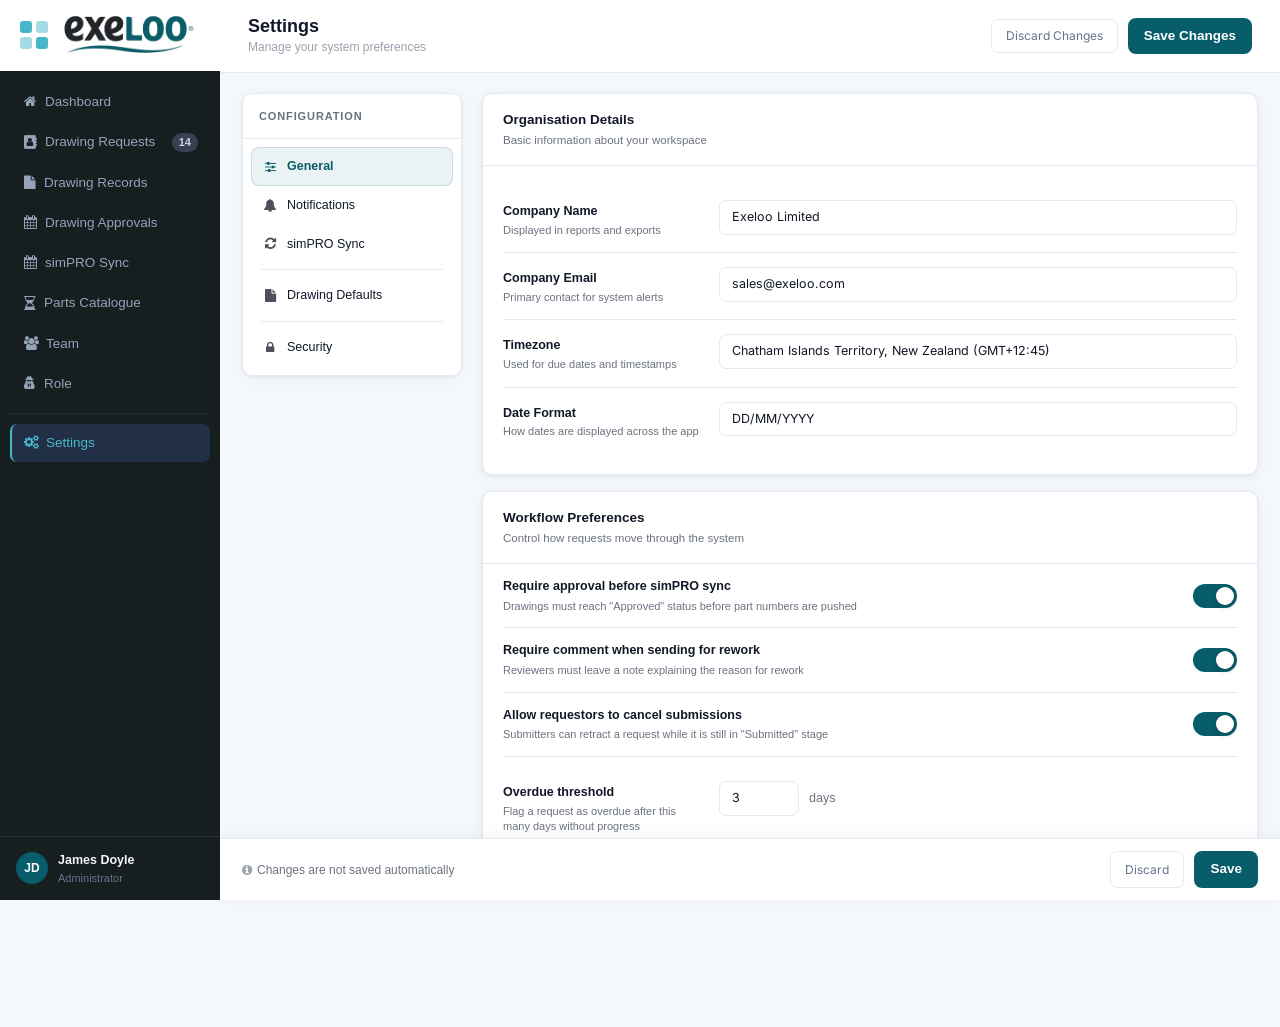
<file: settings.html>
<!DOCTYPE html>
<html lang="en">

<head>
  <meta charset="UTF-8" />
  <meta name="viewport" content="width=device-width, initial-scale=1.0" />
  <title>Drawing Manager — Admin Panel</title>
  <link rel="preconnect" href="https://fonts.googleapis.com" />
  <link href="assets/bootstrap.css" rel="stylesheet">
  <link rel="stylesheet" href="https://cdnjs.cloudflare.com/ajax/libs/font-awesome/4.7.0/css/font-awesome.min.css">

  <link
    href="https://fonts.googleapis.com/css2?family=IBM+Plex+Mono:wght@400;600;700&family=Inter:wght@300;400;500;600;700&display=swap"
    rel="stylesheet" />
  <link rel="stylesheet" href="assets/style.css">
</head>

<body>

  <!-- SIDEBAR -->
  <aside class="sidebar">
    <a href="index.html">
      <div class="sidebar-logo">
        <div class="logo-mark">
          <svg width="28" height="28" viewBox="0 0 28 28" fill="none">
            <rect width="12" height="12" rx="3" fill="#47b8c9" />
            <rect x="16" width="12" height="12" rx="3" fill="#47b8c9" opacity="0.5" />
            <rect y="16" width="12" height="12" rx="3" fill="#47b8c9" opacity="0.5" />
            <rect x="16" y="16" width="12" height="12" rx="3" fill="#47b8c9" />
          </svg>
        </div>
        <span class="logo-text"><img src="assets/logo.png" class="img-fluid" alt=""></span>
      </div>
    </a>
    <nav class="sidebar-nav">
      <a href="index.html" class="nav-item">
        <i class="fa fa-home"></i>
        <span>Dashboard</span> 
      </a>
      <a href="requests.html" class="nav-item">
        <i class="fa fa-address-book"></i>
        <span>Drawing Requests</span>
        <span class="nav-badge">14</span>
      </a>
      <a href="files.html" class="nav-item">
        <i class="fa fa-file"></i>
        <span>Drawing Records</span>
      </a>
      <a href="approvals.html" class="nav-item">
        <i class="fa fa-calendar"></i>
        <span>Drawing Approvals</span> 
      </a>
      <a href="simpro.html" class="nav-item">
        <i class="fa fa-calendar"></i>
        <span>simPRO Sync</span>
      </a>
      <a href="parts.html" class="nav-item">
          <i class="fa fa-hourglass-half"></i>
          <span>Parts Catalogue</span>
      </a>
      <a href="users.html" class="nav-item">
        <i class="fa fa-users"></i>
        <span>Team</span>
      </a>
  
      <a href="role.html" class="nav-item">
        <i class="fa fa-user-secret"></i>
        <span>Role</span>
      </a>
      <div class="nav-divider"></div>
  
     
      <a href="settings.html" class="nav-item active">
        <i class="fa fa-cogs"></i>
        <span>Settings</span>
      </a>
    </nav>

    <div class="sidebar-user">
      <div class="user-avatar">JD</div>
      <div class="user-info">
        <span class="user-name">James Doyle</span>
        <span class="user-role">Administrator</span>
      </div>
    </div>

  </aside>

  <!-- MAIN CONTENT -->
  <main class="main-content">

    <!-- TOP BAR -->
    <header class="topbar" id="topbar">
      <div class="topbar-left">
        <button class="mobile-menu-btn" id="mobileMenuBtn">
          <i class="fa fa-bars"></i>
        </button>
        <h1 class="page-title">Settings</h1>
        <span class="page-subtitle">Manage your system preferences</span>
      </div>
      <div class="topbar-right">
        <button class="btn-ghost" onclick="showToast('Changes discarded', 'warning')">Discard Changes</button>
        <button class="btn-primary" onclick="showToast('✓ Settings saved', 'success')">Save Changes</button>
      </div>
    </header>

    <div class="content-body" style="padding: 20px 22px 80px;min-height:85vh;">
      <div class="settings-layout">

        <!-- ── SETTINGS NAV ── -->
        <div class="settings-nav">
          <div class="settings-nav-head">Configuration</div>
          <div class="settings-nav-list">
            <a class="settings-nav-item active" onclick="switchTab('general', this)">
              <i class="fa fa-sliders"></i> General
            </a>
            <a class="settings-nav-item" onclick="switchTab('notifications', this)">
              <i class="fa fa-bell"></i> Notifications
            </a>
            <a class="settings-nav-item" onclick="switchTab('simpro', this)">
              <i class="fa fa-refresh"></i> simPRO Sync
            </a>
            <div class="settings-nav-divider"></div>
           
            <a class="settings-nav-item" onclick="switchTab('drawings', this)">
              <i class="fa fa-file"></i> Drawing Defaults
            </a>
            <div class="settings-nav-divider"></div>
            <a class="settings-nav-item" onclick="switchTab('security', this)">
              <i class="fa fa-lock"></i> Security
            </a>
             
          </div>
        </div>

        <!-- ── SETTINGS CONTENT ── -->
        <div>

          <!-- ════════════════════════════
               GENERAL
          ════════════════════════════ -->
          <div class="settings-section active" id="tab-general">

            <div class="settings-panel">
              <div class="settings-panel-head">
                <div>
                  <div class="settings-panel-title">Organisation Details</div>
                  <div class="settings-panel-sub">Basic information about your workspace</div>
                </div>
              </div>
              <div class="settings-panel-body">
                <div class="field-row">
                  <div>
                    <div class="field-label">Company Name</div>
                    <div class="field-hint">Displayed in reports and exports</div>
                  </div>
                  <input class="field-input" type="text" value="Exeloo Limited">
                </div>
                <div class="field-row">
                  <div>
                    <div class="field-label">Company Email</div>
                    <div class="field-hint">Primary contact for system alerts</div>
                  </div>
                  <input class="field-input" type="email" value="sales@exeloo.com">
                </div>
                <div class="field-row">
                  <div>
                    <div class="field-label">Timezone</div>
                    <div class="field-hint">Used for due dates and timestamps</div>
                  </div>
                  <select class="field-select">
                    <option selected>Chatham Islands Territory, New Zealand (GMT+12:45)
                    </option>
                    <option>Australia/Sydney (AEDT, UTC+11)</option>
                    <option>Australia/Melbourne (AEDT, UTC+11)</option>
                    <option>Australia/Perth (AWST, UTC+8)</option>
                    <option>UTC</option>
                  </select>
                </div>
                <div class="field-row">
                  <div>
                    <div class="field-label">Date Format</div>
                    <div class="field-hint">How dates are displayed across the app</div>
                  </div>
                  <select class="field-select">
                    <option selected>DD/MM/YYYY</option>
                    <option>MM/DD/YYYY</option>
                    <option>YYYY-MM-DD</option>
                  </select>
                </div>
              </div>
            </div>

            <div class="settings-panel">
              <div class="settings-panel-head">
                <div>
                  <div class="settings-panel-title">Workflow Preferences</div>
                  <div class="settings-panel-sub">Control how requests move through the system</div>
                </div>
              </div>
              <div class="settings-panel-body pt-0">
                <div class="toggle-row">
                  <div class="toggle-info">
                    <div class="toggle-title">Require approval before simPRO sync</div>
                    <div class="toggle-desc">Drawings must reach "Approved" status before part numbers are pushed</div>
                  </div>
                  <label class="switch"><input type="checkbox" checked><span class="slider"></span></label>
                </div>
            
                <div class="toggle-row">
                  <div class="toggle-info">
                    <div class="toggle-title">Require comment when sending for rework</div>
                    <div class="toggle-desc">Reviewers must leave a note explaining the reason for rework</div>
                  </div>
                  <label class="switch"><input type="checkbox" checked><span class="slider"></span></label>
                </div>
                <div class="toggle-row">
                  <div class="toggle-info">
                    <div class="toggle-title">Allow requestors to cancel submissions</div>
                    <div class="toggle-desc">Submitters can retract a request while it is still in "Submitted" stage
                    </div>
                  </div>
                  <label class="switch"><input type="checkbox" checked><span class="slider"></span></label>
                </div>
                <div class="field-row" style="margin-top:10px;">
                  <div>
                    <div class="field-label">Overdue threshold</div>
                    <div class="field-hint">Flag a request as overdue after this many days without progress</div>
                  </div>
                  <div style="display:flex;align-items:center;gap:10px;">
                    <input class="field-input" type="number" value="3" style="max-width:80px;">
                    <span style="font-size:12.5px;color:var(--text-secondary);">days</span>
                  </div>
                </div>
              </div>
            </div>

          </div><!-- /tab-general -->


          <!-- ════════════════════════════
               NOTIFICATIONS
          ════════════════════════════ -->
          <div class="settings-section" id="tab-notifications">

            <div class="settings-panel">
              <div class="settings-panel-head">
                <div>
                  <div class="settings-panel-title">Email Notifications</div>
                  <div class="settings-panel-sub">Choose which events trigger email alerts</div>
                </div>
              </div>
              <div class="settings-panel-body">
                <div class="toggle-row">
                  <div class="toggle-info">
                    <div class="toggle-title">New request submitted</div>
                    <div class="toggle-desc">Notify admins when a new drawing request is created</div>
                  </div>
                  <label class="switch"><input type="checkbox" checked><span class="slider"></span></label>
                </div>
                <div class="toggle-row">
                  <div class="toggle-info">
                    <div class="toggle-title">Request assigned to me</div>
                    <div class="toggle-desc">Notify a team member when a request is assigned to them</div>
                  </div>
                  <label class="switch"><input type="checkbox" checked><span class="slider"></span></label>
                </div>
                <div class="toggle-row">
                  <div class="toggle-info">
                    <div class="toggle-title">Approval required</div>
                    <div class="toggle-desc">Remind approvers when a request is sitting in their queue</div>
                  </div>
                  <label class="switch"><input type="checkbox" checked><span class="slider"></span></label>
                </div>
                <div class="toggle-row">
                  <div class="toggle-info">
                    <div class="toggle-title">Request sent for rework</div>
                    <div class="toggle-desc">Notify the original submitter when a drawing is returned</div>
                  </div>
                  <label class="switch"><input type="checkbox" checked><span class="slider"></span></label>
                </div>
                <div class="toggle-row">
                  <div class="toggle-info">
                    <div class="toggle-title">Request overdue</div>
                    <div class="toggle-desc">Daily digest of overdue items sent to admins</div>
                  </div>
                  <label class="switch"><input type="checkbox" checked><span class="slider"></span></label>
                </div>
                <div class="toggle-row">
                  <div class="toggle-info">
                    <div class="toggle-title">simPRO sync failure</div>
                    <div class="toggle-desc">Immediate alert when a part number fails to push</div>
                  </div>
                  <label class="switch"><input type="checkbox" checked><span class="slider"></span></label>
                </div>
                
              </div>
            </div>

            <div class="settings-panel">
              <div class="settings-panel-head">
                <div>
                  <div class="settings-panel-title">Notification Recipients</div>
                  <div class="settings-panel-sub">Additional email addresses to CC on system alerts</div>
                </div>
              </div>
              <div class="settings-panel-body pt-0">
                <div class="field-row">
                  <div>
                    <div class="field-label">CC Emails</div>
                    <div class="field-hint">Comma-separated list of addresses to include</div>
                  </div>
                  <textarea class="field-textarea"
                    placeholder="e.g. sales@exeloo.com.au, sales@exeloo.com">sales@exeloo.com.au</textarea>
                </div>
                <div class="field-row">
                  <div>
                    <div class="field-label">Digest frequency</div>
                    <div class="field-hint">How often to send overdue summaries</div>
                  </div>
                  <select class="field-select">
                    <option>Daily at 8:00 AM</option>
                    <option selected>Daily at 7:00 AM</option>
                    <option>Twice daily</option>
                    <option>Weekly (Monday)</option>
                  </select>
                </div>
              </div>
            </div>

          </div><!-- /tab-notifications -->


          <!-- ════════════════════════════
               SIMPRO SYNC
          ════════════════════════════ -->
          <div class="settings-section" id="tab-simpro">

            <div class="settings-panel">
              <div class="settings-panel-head">
                <div>
                  <div class="settings-panel-title">simPRO Connection</div>
                  <div class="settings-panel-sub">API credentials and sync configuration</div>
                </div>
                <span class="pill pill-success">● Connected</span>
              </div>
              <div class="settings-panel-body">
                <div class="conn-status">
                  <span class="conn-dot connected"></span>
                  <div>
                    <div class="conn-text">Connected to simPRO</div>
                    <div class="conn-sub">Last successful sync: Today at 06:30 AM — 18 records pushed</div>
                  </div>
                </div>
                <div class="field-row">
                  <div>
                    <div class="field-label">API Base URL</div>
                    <div class="field-hint">Your simPRO instance URL</div>
                  </div>
                  <input class="field-input mono-input" type="text" value="https://exeloo.simpro.com.au/api/v1.0">
                </div>
                <div class="field-row">
                  <div>
                    <div class="field-label">API Key</div>
                    <div class="field-hint">Found under simPRO → Settings → API</div>
                  </div>
                  <div style="display:flex;gap:8px;align-items:center;">
                    <input class="field-input mono-input" type="password" value="sk_live_••••••••••••••••••••••••"
                      style="flex:1;">
                    <button class="btn-ghost" onclick="showToast('API key revealed', 'info')">Show</button>
                  </div>
                </div>
               
                <div style="margin-top:16px;display:flex;gap:10px;">
              
                  <button class="btn-ghost" onclick="showToast('🔄 Manual sync triggered', 'info')">Sync Retry</button>
                </div>
              </div>
            </div>


          </div><!-- /tab-simpro -->
 

          <!-- ════════════════════════════
               DRAWING DEFAULTS
          ════════════════════════════ -->
          <div class="settings-section" id="tab-drawings">

            <div class="settings-panel">
              <div class="settings-panel-head">
                <div>
                  <div class="settings-panel-title">Drawing Request Defaults</div>
                  <div class="settings-panel-sub">Pre-fill values for new drawing requests</div>
                </div>
              </div>
              <div class="settings-panel-body">
                <div class="field-row">
                  <div>
                    <div class="field-label">Default Priority</div>
                    <div class="field-hint">Applied to new requests unless changed</div>
                  </div>
                  <select class="field-select" style="max-width:180px;">
                    <option>High</option>
                    <option selected>Medium</option>
                    <option>Low</option>
                  </select>
                </div>
                <div class="field-row">
                  <div>
                    <div class="field-label">Default Due Date Offset</div>
                    <div class="field-hint">Days from submission until due date is set</div>
                  </div>
                  <div style="display:flex;align-items:center;gap:10px;">
                    <input class="field-input" type="number" value="5" style="max-width:80px;">
                    <span style="font-size:12.5px;color:var(--text-secondary);">business days</span>
                  </div>
                </div>
                <div class="field-row">
                  <div>
                    <div class="field-label">Drawing Prefix</div>
                    <div class="field-hint">Auto-prefix for drawing part numbers</div>
                  </div>
                  <input class="field-input mono-input" type="text" value="DWG-" style="max-width:120px;">
                </div>
                <div class="field-row">
                  <div>
                    <div class="field-label">Accepted File Types</div>
                    <div class="field-hint">Allowed formats for drawing uploads</div>
                  </div>
                  <div style="display:flex;flex-wrap:wrap;gap:8px;">
                    <label style="display:flex;align-items:center;gap:5px;font-size:12.5px;cursor:pointer;"><input
                        type="checkbox" checked> PDF</label>
                    <label style="display:flex;align-items:center;gap:5px;font-size:12.5px;cursor:pointer;"><input
                        type="checkbox" checked> DWG</label>
                    <label style="display:flex;align-items:center;gap:5px;font-size:12.5px;cursor:pointer;"><input
                        type="checkbox" checked> DXF</label>
                    <label style="display:flex;align-items:center;gap:5px;font-size:12.5px;cursor:pointer;"><input
                        type="checkbox"> SVG</label>
                    <label style="display:flex;align-items:center;gap:5px;font-size:12.5px;cursor:pointer;"><input
                        type="checkbox"> PNG</label>
                    <label style="display:flex;align-items:center;gap:5px;font-size:12.5px;cursor:pointer;"><input
                        type="checkbox"> STEP</label>
                  </div>
                </div>
                <div class="field-row">
                  <div>
                    <div class="field-label">Max File Size</div>
                    <div class="field-hint">Maximum size per uploaded drawing file</div>
                  </div>
                  <div style="display:flex;align-items:center;gap:10px;">
                    <input class="field-input" type="number" value="50" style="max-width:80px;">
                    <span style="font-size:12.5px;color:var(--text-secondary);">MB</span>
                  </div>
                </div>
                <div class="field-row">
                  <div>
                    <div class="field-label">Revision Label Format</div>
                    <div class="field-hint">How new revisions are numbered</div>
                  </div>
                  <select class="field-select" style="max-width:200px;">
                    <option>Rev A, Rev B, Rev C…</option>
                    <option>A, B, C…</option>
                    <option selected>v1.0, v1.1, v2.0…</option>
                  </select>
                </div>
              </div>
            </div>

            <div class="settings-panel">
              <div class="settings-panel-head">
                <div>
                  <div class="settings-panel-title">Approval Workflow</div>
                  <div class="settings-panel-sub">Configure the review and approval chain</div>
                </div>
              </div>
              <div class="settings-panel-body pt-0">
                <div class="toggle-row">
                  <div class="toggle-info">
                    <div class="toggle-title">Two-stage approval</div>
                    <div class="toggle-desc">Require both a technical review and a final sign-off from an admin</div>
                  </div>
                  <label class="switch"><input type="checkbox" checked><span class="slider"></span></label>
                </div>
                <div class="toggle-row">
                  <div class="toggle-info">
                    <div class="toggle-title">Allow self-approval</div>
                    <div class="toggle-desc">Permit the submitter to approve their own drawings (not recommended)</div>
                  </div>
                  <label class="switch"><input type="checkbox"><span class="slider"></span></label>
                </div>
                <div class="toggle-row">
                  <div class="toggle-info">
                    <div class="toggle-title">Lock drawing on approval</div>
                    <div class="toggle-desc">Prevent further edits once a request reaches "Approved"</div>
                  </div>
                  <label class="switch"><input type="checkbox" checked><span class="slider"></span></label>
                </div>
              </div>
            </div>

          </div><!-- /tab-drawings -->


          <!-- ════════════════════════════
               SECURITY
          ════════════════════════════ -->
          <div class="settings-section" id="tab-security">

            <div class="settings-panel">
              <div class="settings-panel-head">
                <div>
                  <div class="settings-panel-title">Authentication</div>
                  <div class="settings-panel-sub">Login and access controls</div>
                </div>
              </div>
              <div class="settings-panel-body">
                <div class="toggle-row">
                  <div class="toggle-info">
                    <div class="toggle-title">Two-factor authentication (2FA)</div>
                    <div class="toggle-desc">Require all users to verify with an authenticator app on login</div>
                  </div>
                  <label class="switch"><input type="checkbox" checked><span class="slider"></span></label>
                </div>

                <div class="field-row">
                  <div>
                    <div class="field-label">Session timeout</div>
                    <div class="field-hint">Automatically sign out inactive users after this period</div>
                  </div>
                  <select class="field-select" style="max-width:180px;">
                    <option>8 hours</option>
                    <option selected>1 month</option>
                    <option>6 month</option>
                    <option>1 year</option>
                    <option>Never</option>
                  </select>
                </div>
                <div class="field-row">
                  <div>
                    <div class="field-label">Password policy</div>
                    <div class="field-hint">Minimum requirements for user passwords</div>
                  </div>
                  <select class="field-select" style="max-width:240px;">
                    <option>Basic (8+ characters)</option>
                    <option selected>Strong (8+ chars, mixed case, number)</option>
                    <option>Custom…</option>
                  </select>
                </div>
              </div>
            </div>

          
 

          </div><!-- /tab-security -->
 

        </div><!-- /settings content -->
      </div><!-- /settings-layout -->
    </div><!-- /content-body -->

    <!-- STICKY SAVE BAR -->
    <div class="save-bar">
      <span class="save-bar-hint"><i class="fa fa-info-circle"
          style="margin-right:5px;color:var(--text-muted);"></i>Changes are not saved automatically</span>
      <div style="display:flex;gap:10px;">
        <button class="btn-ghost" onclick="showToast('Changes discarded', 'warning')">Discard</button>
        <button class="btn-primary" onclick="showToast('✓ Settings saved successfully', 'success')">Save</button>
      </div>
    </div>

  </main>

  <div id="sidebar-overlay"></div>
  <div class="toast" id="toast"></div>

  <script src="assets/script.js"></script>
  <script>
    // Tab switching
    function switchTab(id, el) {
      document.querySelectorAll('.settings-section').forEach(s => s.classList.remove('active'));
      document.querySelectorAll('.settings-nav-item').forEach(n => n.classList.remove('active'));
      document.getElementById('tab-' + id).classList.add('active');
      el.classList.add('active');
    }

    // Colour swatch picker
    function pickColor(el) {
      document.querySelectorAll('.swatch').forEach(s => s.classList.remove('selected'));
      el.classList.add('selected');
      showToast('Accent colour updated', 'success');
    }

    // Toast (fallback if assets/script.js doesn't provide one)
    let toastTimer;
    function showToast(msg, type = 'success') {
      const t = document.getElementById('toast');
      if (!t) return;
      t.textContent = msg;
      t.className = 'toast show ' + type;
      clearTimeout(toastTimer);
      toastTimer = setTimeout(() => { t.className = 'toast'; }, 3000);
    }
  </script>
</body>

</html>
</file>
<file: assets/style.css>
*,
*::before,
*::after {
  box-sizing: border-box;
  margin: 0;
  padding: 0;
}

:root {
  --card: #FFFFFF;
  --theme-d: #00866A;
  --theme-g: rgba(0, 168, 130, 0.10);
  --warn: #D97706;
  --danger: #DC2626;
  --info: #2563EB;
  --muted: #94A3B8;
  --text: #1A202C;
  --text-dim: #64748B;
  --mono: 'IBM Plex Mono', monospace;
  --sans: 'Inter', 'Helvetica Neue', sans-serif;
  --theme: #085d6a;
  --theme-light: #EEF3FF;
  --theme-mid: #C7D9FF;
  --green: #17B26A;
  --green-light: #ECFDF3;
  --orange: #F79009;
  --orange-light: #FFF6E5;
  --red: #F04438;
  --red-light: #FEF3F2;
  --purple: #7C3AED;
  --purple-light: #F5F3FF;

  --bg: #F5F7FA;
  --surface: #FFFFFF;
  --border: #E5E9F0;
  --border-dark: #C8D0DC;

  --text-primary: #111827;
  --text-secondary: #6B7280;
  --text-muted: #9CA3AF;

  --sidebar-w: 220px;
  --radius: 10px;
  --shadow: 0 1px 4px rgba(0, 0, 0, .06), 0 4px 16px rgba(0, 0, 0, .04);
  --shadow-md: 0 4px 24px rgba(0, 0, 0, .10);

  --font: 'DM Sans', -apple-system, sans-serif;
}

html {
  font-size: 13px;
}

body {
  font-family: var(--font);
  background: var(--bg);
  color: var(--text-primary);
  min-height: 100vh;
  line-height: 1.5;
}

html,
body {
  height: 100%;
}

/* ── SCROLLBAR ── */
::-webkit-scrollbar {
  width: 4px;
  height: 4px;
}

::-webkit-scrollbar-track {
  background: transparent;
}

::-webkit-scrollbar-thumb {
  background: #CBD5E0;
  border-radius: 2px;
}

a {
  text-decoration: none;
}

/* ── SIDEBAR ── */
#sidebar {
  width: 220px;
  background: var(--surface);
  border-right: 1px solid var(--border);
  display: flex;
  flex-direction: column;
  flex-shrink: 0;
  height: 100vh;
}

.logo-area {
  padding: 24px 20px 20px;
  border-bottom: 1px solid var(--border);
  display: flex;
  align-items: center;
  gap: 10px;
}

.logo-icon {
  width: 32px;
  height: 32px;
  border-radius: 8px;
  background: linear-gradient(135deg, #00D4A4, #4A9EFF);
  display: flex;
  align-items: center;
  justify-content: center;
  font-size: 13px;
  font-weight: 700;
  color: #FFFFFF;
  flex-shrink: 0;
}

.logo-text {
  font-weight: 700;
  font-size: 14px;
  color: var(--text);
}

.logo-sub {
  font-size: 10px;
  color: var(--text-dim);
  letter-spacing: 0.04em;
}

nav {
  flex: 1;
  padding: 12px 8px;
  display: flex;
  flex-direction: column;
  gap: 2px;
}

.nav-icon {
  font-size: 14px;
  width: 16px;
  text-align: center;
}

.nav-label {
  flex: 1;
}

.nav-badge {
  background: var(--theme);
  color: #FFFFFF;
  border-radius: 10px;
  padding: 1px 7px;
  font-size: 10px;
  font-weight: 700;
}

/* ── MAIN ── */
#main {
  flex: 1;
  display: flex;
  flex-direction: column;
  overflow: hidden;
}

/* ── TOPBAR ── */ 

#page-title {
  flex: 1;
  font-weight: 700;
  font-size: 16px;
  color: var(--text);
}

.search-wrap {
  position: relative;
  width: 320px;
}

.search-icon {
  position: absolute;
  left: 10px;
  top: 50%;
  transform: translateY(-50%);
  color: var(--text-dim);
  font-size: 20px;
  pointer-events: none;
}

.search-input {
  width: 100%;
  padding: 7px 10px 7px 30px;
  background: rgba(0, 0, 0, 0.05);
  border: 1px solid var(--border);
  border-radius: 7px;
  color: var(--text);
  font-family: var(--sans);
  font-size: 13px;
  outline: none;
}

.search-input:focus {
  border-color: var(--theme);
  box-shadow: 0 0 0 2px var(--theme-g);
}

.search-input::placeholder {
  color: var(--text-dim);
}

.notif-btn {
  width: 34px;
  height: 34px;
  border-radius: 8px;
  border: 1px solid var(--border);
  background: transparent;
  display: flex;
  align-items: center;
  justify-content: center;
  color: var(--text-dim);
  font-size: 15px;
  cursor: pointer;
  position: relative;
}

.notif-dot {
  position: absolute;
  top: 6px;
  right: 6px;
  width: 6px;
  height: 6px;
  border-radius: 50%;
  background: var(--danger);
  animation: pulse 2s ease-in-out infinite;
}

/* ── CONTENT ── */
#content {
  flex: 1;
  overflow-y: auto;
  padding: 24px;
  animation: fadeIn 0.2s ease;
}

.btn-ghost {
  background: transparent;
  color: var(--text-dim);
  border: 1px solid var(--border);
  padding: 7px 14px;
  border-radius: 7px;
  font-size: 12px;
  cursor: pointer;
  font-family: var(--sans);
  transition: all 0.15s;
  white-space: nowrap;
}

.btn-ghost:hover {
  border-color: var(--theme);
  color: var(--theme);
}

.btn-rework {
  background: rgba(231, 76, 60, 0.12);
  color: var(--danger);
  border: 1px solid rgba(231, 76, 60, 0.2);
  padding: 5px 12px;
  border-radius: 6px;
  font-size: 12px;
  cursor: pointer;
  font-family: var(--sans);
  transition: all 0.15s;
}

.btn-rework:hover {
  background: rgba(231, 76, 60, 0.22);
}

/* ── CARDS & LAYOUT ── */
.card {
  background: var(--card);
  border: 1px solid var(--border);
  border-radius: 12px;
  padding: 20px;
}

.card-title {
  color: var(--text-dim);
  font-size: 11px;
  font-weight: 700;
  letter-spacing: 0.08em;
  text-transform: uppercase;
  margin-bottom: 14px;
}

.grid-row {
  display: flex;
  gap: 14px;
  flex-wrap: wrap;
}

.grid-2 {
  display: grid;
  grid-template-columns: 1fr 1fr;
  gap: 14px;
}

.stat-theme-bar {
  position: absolute;
  top: 0;
  left: 0;
  right: 0;
  height: 2px;
  background: #00d4a4;
}

.stat-label {
  color: var(--text-dim);
  font-size: 11px;
  font-weight: 600;
  letter-spacing: 0.08em;
  text-transform: uppercase;
  margin-bottom: 8px;
}

.stat-value {
  color: var(--text);
  font-size: 28px;
  font-weight: 700;
  line-height: 1;
  font-family: var(--mono);
}

.stat-sub {
  color: var(--text-dim);
  font-size: 11px;
  margin-top: 6px;
}

/* ── STATUS BADGE ── */
.badge {
  display: inline-flex;
  align-items: center;
  gap: 5px;
  padding: 4px 10px;
  border-radius: 20px;
  font-size: 10px;
  font-weight: 600;
  letter-spacing: 0.04em;
  white-space: nowrap;
}

.badge-dot {
  width: 6px;
  height: 6px;
  border-radius: 50%;
  display: inline-block;
}

/* ── PRIORITY BADGE ── */
.priority {
  display: inline-block;
  padding: 2px 8px;
  border-radius: 4px;
  font-size: 10px;
  font-weight: 700;
  letter-spacing: 0.06em;
}

/* ── TABLE ── */
.table-wrap {
  background: var(--card);
  border: 1px solid var(--border);
  border-radius: 12px;
  margin-bottom: 15px;
}

table {
  width: 100%;
  border-collapse: collapse;
}

th {
  padding: 11px 16px;
  text-align: left;
  font-size: 10px;
  font-weight: 700;
  color: var(--text-dim);
  letter-spacing: 0.07em;
  text-transform: uppercase;
  white-space: nowrap;
  background: rgba(0, 0, 0, 0.03);
  border-bottom: 1px solid var(--border);
}

td {
  padding: 12px 16px;
  border-bottom: 1px solid var(--border);
}

tr:last-child td {
  border-bottom: none;
}

tbody tr {
  transition: background 0.1s;
}

tbody tr:hover {
  background: rgba(0, 0, 0, 0.025);
}

.mono {
  font-family: var(--mono);
}

/* ── WORKFLOW PILLS ── */
.wf-row {
  display: flex;
  align-items: center;
  gap: 6px;
  overflow-x: auto;
  padding-bottom: 4px;
}

.wf-pill {
  display: flex;
  flex-direction: column;
  align-items: center;
  gap: 4px;
  padding: 8px 14px;
  border-radius: 8px;
  cursor: default;
  min-width: 72px;
  border: 1px solid var(--border);
  background: rgba(0, 0, 0, 0.03);
}

.wf-pill.active {
  background: var(--theme-g);
  border-color: var(--theme);
}

.wf-pill .wf-num {
  font-size: 18px;
  font-weight: 700;
  font-family: var(--mono);
  color: var(--text-dim);
}

.wf-pill.active .wf-num {
  color: var(--theme);
}

.wf-pill .wf-lbl {
  font-size: 10px;
  font-weight: 600;
  letter-spacing: 0.06em;
  text-transform: uppercase;
  text-align: center;
  color: var(--text-dim);
}

.wf-pill.active .wf-lbl {
  color: var(--theme);
}

.wf-arrow {
  color: var(--muted);
  font-size: 16px;
  flex-shrink: 0;
}

/* ── ACTIVITY ITEM ── */ 

.activity-icon {
  width: 22px;
  height: 22px;
  border-radius: 6px;
  flex-shrink: 0;
  display: flex;
  align-items: center;
  justify-content: center;
  font-size: 10px;
  font-weight: 700;
}

.activity-msg {
  color: var(--text);
  font-size: 12px;
}

.activity-time {
  color: var(--text-dim);
  font-size: 10px;
  margin-top: 2px;
}

/* ── MY TASK ROW ── */
.task-row {
  display: flex;
  align-items: center;
  gap: 10px;
  padding: 10px 12px;
  background: rgba(0, 0, 0, 0.02);
  border-radius: 8px;
  border: 1px solid var(--border);
}

.task-title {
  color: var(--text);
  font-size: 12px;
  font-weight: 500;
  white-space: nowrap;
  overflow: hidden;
  text-overflow: ellipsis;
}

.task-id {
  color: var(--text-dim);
  font-size: 10px;
  font-family: var(--mono);
  margin-top: 2px;
}

/* ── FILTER CHIPS ── */
.filter-row {
  display: flex;
  gap: 8px;
  align-items: center;
  flex-wrap: wrap;
  margin-bottom: 20px;
}

.chip {
  padding: 5px 12px;
  border-radius: 20px;
  border: none;
  font-size: 11px;
  font-weight: 600;
  cursor: pointer;
  transition: all 0.15s; 
  background: rgba(0, 0, 0, 0.04);
  color: var(--text-dim);
}

.chip.active {
  background: var(--theme);
  color: #FFFFFF;
}

.chip:hover:not(.active) {
  background: rgba(0, 0, 0, 0.08);
}

/* ── APPROVAL CARD ── */
.approval-card {
  background: var(--card);
  border: 1px solid var(--border);
  border-radius: 12px;
  padding: 20px;
  margin-bottom: 10px;
}

.approval-note {
  padding: 10px 14px;
  border-radius: 8px;
  background: rgba(0, 0, 0, 0.03);
  border: 1px solid var(--border);
  color: var(--text-dim);
  font-size: 12px;
}

.approval-note-label {
  color: var(--text-dim);
  font-size: 10px;
  font-weight: 700;
  letter-spacing: 0.06em;
  text-transform: uppercase;
}

.file-chip {
  padding: 5px 10px;
  border-radius: 6px;
  background: rgba(0, 0, 0, 0.03);
  border: 1px solid var(--border);
  color: var(--text-dim);
  font-size: 11px;
  display: inline-flex;
  align-items: center;
  gap: 5px;
}

/* ── ALERT BARS ── */
.alert-warn {
  padding: 12px 16px;
  border-radius: 8px;
  border: 1px solid rgba(245, 166, 35, 0.2);
  background: rgba(245, 166, 35, 0.06);
  display: flex;
  align-items: center;
  gap: 10px;
  color: var(--warn);
  font-size: 12px;
  font-weight: 500;
  margin-bottom: 10px;
}

.alert-info {
  padding: 14px 18px;
  border-radius: 10px;
  border: 1px solid rgba(0, 212, 164, 0.15);
  background: rgba(0, 212, 164, 0.05);
  display: flex;
  align-items: center;
  gap: 10px;
  color: var(--text-dim);
  font-size: 12px;
}

/* ── SYNC BAR ── */
.sync-bar {
  display: flex;
  gap: 2px;
  height: 8px;
  border-radius: 4px;
  overflow: hidden;
}

/* ── MODAL ── */
#modal-overlay {
  display: none;
  position: fixed;
  inset: 0;
  background: rgba(0, 0, 0, 0.45);
  z-index: 200;
  align-items: center;
  justify-content: center;
}

#modal-overlay.open {
  display: flex;
}

.modal {
  background: var(--card);
  border: 1px solid var(--border);
  border-radius: 14px;
  padding: 18px;
  max-width: 480px;
  min-width: 420px;
  box-shadow: 0 24px 60px rgba(0, 0, 0, 0.15);
  animation: fadeIn 0.18s ease;
  display: block;
  left: auto;
  height: auto;
  top: auto;
}

.modal-header {
  display: flex;
  justify-content: space-between;
  align-items: center;
  margin-bottom: 20px;
  padding: 0;
  padding-bottom: 15px;
  border-bottom: 1px solid #E2E8F0;
}

.modal-title {
  font-weight: 700;
  font-size: 16px;
  color: var(--text);
}

.modal-close {
  background: none;
  border: none;
  color: var(--text-dim);
  font-size: 20px;
  cursor: pointer;
  line-height: 1;
}

.form-group {
  margin-bottom: 14px;
}

.form-label {
  color: var(--text-dim);
  font-size: 11px;
  font-weight: 600;
  letter-spacing: 0.05em;
  text-transform: uppercase;
  display: block;
  margin-bottom: 5px;
}

.form-input,
.form-select,
.form-textarea {
  width: 100%;
  padding: 8px 12px;
  background: rgba(0, 0, 0, 0.05);
  border: 1px solid var(--border);
  border-radius: 7px;
  color: var(--text);
  font-family: var(--sans);
  font-size: 13px;
  outline: none;
}

.form-input:focus,
.form-select:focus,
.form-textarea:focus {
  border-color: var(--theme);
  box-shadow: 0 0 0 2px var(--theme-g);
}

.form-input::placeholder,
.form-textarea::placeholder {
  color: var(--text-dim);
}

.form-textarea {
  resize: vertical;
}

.form-select option {
  background: var(--card);
}

.modal-actions {
  display: flex;
  gap: 10px;
  justify-content: flex-end;
  margin-top: 6px;
  border-top: 1px solid #eee;
  padding-top: 10px;
}

.btn-blue-ghost {
  background: transparent;
  color: var(--info);
  border: 1px solid rgba(74, 158, 255, 0.3);
  padding: 7px 14px;
  border-radius: 7px;
  font-size: 12px;
  cursor: pointer;
  font-family: var(--sans);
  transition: all 0.15s;
}

.btn-blue-ghost:hover {
  background: rgba(74, 158, 255, 0.08);
}

/* ── PART RESERVED TAG ── */
.reserved-tag {
  padding: 6px 14px;
  border-radius: 7px;
  border: 1px solid var(--theme);
  color: var(--theme);
  font-size: 11px;
  font-weight: 600;
  font-family: var(--mono);
}

/* ── SECTION DIVIDER ── */
.table-header-bar {
  padding: 14px 20px;
  border-bottom: 1px solid var(--border);
  display: flex;
  justify-content: space-between;
  align-items: center;
}

/* ── ANIMATIONS ── */
@keyframes fadeIn {
  from {
    opacity: 0;
    transform: translateY(6px);
  }

  to {
    opacity: 1;
    transform: translateY(0);
  }
}

@keyframes pulse {

  0%,
  100% {
    opacity: 1
  }

  50% {
    opacity: 0.4
  }
}

/* ── SELECT OVERRIDE ── */
select {
  appearance: none;
  background-image: url("data:image/svg+xml,%3Csvg xmlns='http://www.w3.org/2000/svg' width='12' height='8' fill='none'%3E%3Cpath d='M1 1l5 5 5-5' stroke='%238892A4' stroke-width='1.5' stroke-linecap='round' stroke-linejoin='round'/%3E%3C/svg%3E");
  background-repeat: no-repeat;
  background-position: right 10px center;
  padding-right: 28px;
  cursor: pointer;
}

.filter-select {
  padding: 6px 28px 6px 10px;
  background-color: rgba(0, 0, 0, 0.04);
  border: 1px solid var(--border);
  border-radius: 7px;
  color: var(--text-dim);
  font-family: var(--sans);
  font-size: 12px;
  outline: none;
}

.filter-select:focus {
  border-color: var(--theme);
}

.filter-select option {
  background: var(--card);
}

/* ── EMPTY STATE ── */
.empty-state {
  padding: 40px;
  text-align: center;
  color: var(--text-dim);
}

/* ── PART NUMBER HIGHLIGHT ── */
.part-no {
  font-family: var(--mono);
  font-size: 12px;
  color: var(--theme);
  font-weight: 600;
}


.status-container {
  display: flex;
  gap: 25px;
  align-items: center;
  border-radius: 8px;
  width: fit-content;
}

.status-item {
  display: flex;
  align-items: center;
  gap: 8px;
  font-size: 10px;
  color: #475569;
}

.dot {
  width: 8px;
  height: 8px;
  border-radius: 50%;
}

.count {
  font-weight: bold;
  font-size: 12px;
}

.success-text {
  color: #22c55e;
}

.pending-text {
  color: #f59e0b;
}

.failed-text {
  color: #ef4444;
}



/* ACTION BUTTONS (match your UI) */

.btn-sm-ghost {
  background: transparent;
  color: var(--text-dim);
  border: 1px solid var(--border);
  padding: 4px 10px;
  border-radius: 6px;
  font-size: 11px;
  cursor: pointer;
  font-family: var(--sans);
  transition: all 0.15s;
  white-space: nowrap;
  margin-right: 6px;
}

.btn-sm-ghost:hover {
  border-color: var(--theme);
  color: var(--theme);
}

.btn-approve {
  background: rgba(0, 212, 164, 0.12);
  color: var(--theme);
  border: 1px solid rgba(0, 212, 164, 0.2);
  padding: 5px 12px;
  border-radius: 6px;
  font-size: 12px;
  cursor: pointer;
  font-family: var(--sans);
  transition: all 0.15s;
}

.btn-approve:hover {
  background: rgba(0, 212, 164, 0.22);
}


/* TEXTAREA */
textarea {
  width: 100%;
  margin-top: 10px;
  padding: 8px;
  border-radius: 6px;
  background: #F8F9FA;
  border: 1px solid #E2E8F0;
  color: #1A202C;
}

.text-warning {
  color: var(--warn);
}

.align-items-center {
  align-items: center;
}

/* HEADER */
.top-bar {
  display: flex;
  justify-content: space-between;
  align-items: center;
  margin-bottom: 16px;
}

/* GRID */
.grid-3 {
  display: grid;
  grid-template-columns: repeat(3, 1fr);
  gap: 14px;
  margin-bottom: 20px;
}

/* CARD */
.stat-card {
  background: #FFFFFF;
  border: 1px solid #E2E8F0;
  border-radius: 12px;
  padding: 20px;
}  

/* TAG */
.reserved-tag {
  border: 1px solid #00D4A4;
  color: #00D4A4;
  padding: 6px 12px;
  border-radius: 6px;
  font-size: 11px;
}


/* COLORS */
.success {
  background: #00D4A420;
  color: #00D4A4;
}

.pending {
  background: #F5A62320;
  color: #F5A623;
}

.failed {
  background: #E74C3C20;
  color: #E74C3C;
}

.retry {
  background: #4A9EFF20;
  color: #4A9EFF;
}

/* GRID */
.grid-4 {
  display: grid;
  grid-template-columns: repeat(4, 1fr);
  gap: 14px;
  margin-bottom: 20px;
}

/* MOBILE SIDEBAR FIX */
.mobile-menu-btn {
  display: none;
  background: none;
  border: none;
  color: #1A202C;
  font-size: 20px;
  margin-right: 10px;
  float: right;
  text-align: right;
}

/* Overlay */
#sidebar-overlay {
  position: fixed;
  top: 0;
  left: 0;
  width: 100%;
  height: 100%;
  background: rgba(0, 0, 0, 0.4);
  z-index: 998;
  display: none;
}

/* Mobile behavior */
@media (max-width: 992px) {

  #sidebar {
    position: fixed;
    left: -260px;
    top: 0;
    height: 100%;
    width: 260px;
    z-index: 999;
    transition: 0.3s ease;
  }

  #sidebar.open {
    left: 0;
  }

  #main {
    margin-left: 0 !important;
  }

  .mobile-menu-btn {
    display: inline-block;
    position: absolute;
    right: 0px;
  }

  #sidebar-overlay.active {
    display: block;
  }
}

.form-select,
.form-input {
  background: rgba(0, 0, 0, 0.05);
  border: 1px solid #E2E8F0;
  border-radius: 6px;
  color: #1A202C;
  font-size: 11px;
}

.form-select:focus,
.form-input:focus {
  border-color: #00D4A4;
  outline: none;
}

.min-w-75px {
  min-width: 75px;
}

.min-w-95px {
  min-width: 95px;
}

.min-w-100px {
  min-width: 100px;
}

.min-w-150px {
  min-width: 150px;
}

.min-w-200px {
  min-width: 200px;
}

.min-w-250px {
  min-width: 250px;
}

.min-w-300px {
  min-width: 300px;
}

.table-wrap th:last-child,
.table-wrap td:last-child {
  position: sticky;
  right: 0;
  background: #FFFFFF;
  z-index: 2;
}

.modal-overlay {
  position: fixed;
  inset: 0;
  background: rgba(0, 0, 0, 0.4);
  display: none;
  align-items: center;
  justify-content: center;
  z-index: 1000;
}

.modal-overlay.open {
  display: flex;
}

.table-wrap a {
  text-decoration: none;
}

.info-block {
  padding: 10px 12px;
  border: 1px solid var(--border);
  border-radius: 8px;
  background: #fff;
}

.info-label {
  font-size: 11px;
  color: var(--text-dim);
  margin-bottom: 2px;
}

.info-value {
  font-size: 13px;
  color: var(--text);
}

/* LIST */
.file-list {
  display: flex;
  flex-direction: column;
}

/* ROW */
.file-row {
  display: flex;
  align-items: center;
  gap: 12px;
  padding: 12px 16px;
  border-bottom: 1px solid var(--border);
  transition: 0.2s;
}

.file-row:hover {
  background: #F8FAFC;
}

/* ICON */
.file-icon {
  width: 36px;
  height: 36px;
  border-radius: 8px;
  display: flex;
  align-items: center;
  justify-content: center;
  font-weight: 600;
}

.bg-primary {
  background: var(--theme) !important;
  color: white !important;
}

.file-dwg {
  background: rgba(0, 168, 130, 0.12);
  color: #00A882;
  font-size: 11px !important;
}

.file-pdf {
  background: rgba(231, 76, 60, 0.12);
  color: #E74C3C;
  font-size: 11px !important;
}

/* INFO */
.file-info {
  flex: 1;
}

.file-name {
  font-size: 13px;
  font-weight: 500;
}

.file-meta {
  font-size: 11px;
  color: var(--text-dim);
}

/* ACTIONS */
.file-actions {
  display: flex;
  gap: 6px;
}

.fs-13px {
  font-size: 13px !important;
}

.workflow-premium {
  display: flex;
  align-items: center;
  gap: 3px;
  overflow-x: auto;
  padding: 8px 4px;
}

/* STEP */ 

.wf-step {
  font-size: 12px;
  font-weight: 600;
  padding: 5px 14px;
  border-radius: 20px;
  border: 1.5px solid var(--border);
  background: var(--surface);
  color: var(--text-muted);
}
/* ICON */
.wf-icon {
  width: 36px;
  height: 36px;
  border-radius: 10px;
  background: #F1F5F9;
  display: flex;
  align-items: center;
  justify-content: center;
  font-size: 14px;
  margin-bottom: 4px;
  border: 1px solid var(--border);
}

/* LABEL */
.wf-label {
  font-size: 11px;
  color: var(--text-dim);
}

/* LINE */
.wf-line {
  flex: 1;
  height: 2px;
  background: var(--border);
  min-width: 20px;
}

/* DONE */
.wf-step.done .wf-icon {
  background: rgba(0, 168, 130, 0.12);
  color: #00A882;
  border-color: #00A882;
}

.wf-step.done .wf-label {
  color: #00A882;
}

/* ACTIVE */
.wf-step.active .wf-icon {
  background: rgba(245, 166, 35, 0.12);
  color: #F5A623;
  border-color: #F5A623;
  box-shadow: 0 0 0 4px rgba(245, 166, 35, 0.15);
}

.wf-step.active .wf-label {
  color: #F5A623;
  font-weight: 600;
}

/* HOVER (nice touch) */
.wf-step:hover .wf-icon {
  transform: translateY(-2px);
}

.max-w-600px {
  max-width: 600px;
}

.justify-content-flex-end {
  justify-content: flex-end;
}

.justify-content-space-between {
  justify-content: space-between;
}

/* GRID */
.permission-grid {
  display: grid;
  grid-template-columns: repeat(auto-fill, minmax(140px, 1fr));
  gap: 10px;
}

/* CARD STYLE */
.perm-card {
  display: flex;
  align-items: center;
  gap: 6px;
  padding: 8px 10px;
  border: 1px solid var(--border);
  border-radius: 8px;
  background: #fff;
  cursor: pointer;
  transition: 0.2s;
  font-size: 13px;
}

/* HOVER */
.perm-card:hover {
  border-color: var(--theme);
  background: #F8FAFC;
}

/* CHECKBOX */
.perm-card input {
  theme-color: #00A882;
}

/* ALERT ROW */
.row-alert {
  background: rgba(231, 76, 60, 0.05);
}

/* ACTION PANEL */
.action-item {
  padding: 6px;
  font-size: 13px;
  border-bottom: 1px solid #eee;
}

.action-item span {
  display: block;
  font-size: 11px;
  color: #6c757d;
}

.action-item.urgent {
  color: #dc3545;
  font-weight: 600;
}

.analytics-card {
  background: #f8fafc;
  border-radius: 20px;
  padding: 20px;
}

.analytics-card.large {
  padding: 25px;
}

/* DONUT */
.donut-wrap {
  position: relative;
  width: 180px;
  margin: auto;
}

.donut-center {
  position: absolute;
  top: 50%;
  left: 50%;
  transform: translate(-50%, -50%);
  text-align: center;
}

.donut-center strong {
  font-size: 22px;
}

/* LEGEND */
.legend-list div {
  display: flex;
  justify-content: space-between;
  margin-top: 8px;
}

.bg-yellow {
  background: #facc15;
} 
/* STATUS LIST */
.status-row {
  display: flex;
  justify-content: space-between;
  padding: 5px 0;
  border-bottom: 1px solid #e5e7eb;
}

.status-left {
  display: flex;
  align-items: center;
  gap: 10px;
}

.status-icon {
  width: 32px;
  height: 32px;
  border-radius: 10px;
  display: flex;
  align-items: center;
  justify-content: center;
  color: white;
}

.bg-blue {
  background: #3b82f6;
}
 
.bg-purple {
  background: #8b5cf6;
}

.bg-gray {
  background: #9ca3af;
}

/* ── SIDEBAR ──────────────────────────────────────────── */
.sidebar {
  width: var(--sidebar-w);
  background: #171E20;
  color: #CBD5E1;
  display: flex;
  flex-direction: column;
  position: fixed;
  top: 0;
  left: 0;
  height: 100vh;
  z-index: 100;
  padding: 0;
}

.sidebar-logo {
  display: flex;
  align-items: center;
  gap: 10px;
  padding: 10px 20px;
  border-bottom: 1px solid rgba(255, 255, 255, .07);
  background: white;
}

.logo-text {
  font-size: 15px;
  font-weight: 700;
  color: #F1F5F9;
  letter-spacing: -.3px;
}

.sidebar-nav {
  flex: 1;
  padding: 12px 10px;
  display: flex;
  flex-direction: column;
  gap: 2px;
  overflow-y: auto;
}

.nav-item {
  display: flex;
  align-items: center;
  gap: 8px;
  padding: 9px 12px;
  border-radius: 7px;
  color: #94A3B8;
  text-decoration: none;
  font-size: 13.5px;
  font-weight: 500;
  transition: background .15s, color .15s;
  position: relative;
  border: none;
  border-left: 2px solid transparent;

}
.current-tag {
  font-size: 9px;
  padding: 2px 6px;
  border-radius: 4px;
  background: #00D4A420;
  color: #00D4A4;
}
.nav-item svg {
  width: 17px;
  height: 17px;
  flex-shrink: 0;
}

.nav-item:hover {
  background: rgba(255, 255, 255, .06);
  color: #F1F5F9;
}

.nav-item.active {
  background: rgba(79,127,250,.18);
  color: #47b8c9;
  border-left-color: #47b8c9; 
}

.nav-item.active svg {
  color: #47b8c9;
}

.nav-badge {
  margin-left: auto;
  background: #374151;
  color: #CBD5E1;
  font-size: 11px;
  font-weight: 600;
  padding: 1px 7px;
  border-radius: 20px;
}

.nav-badge.urgent {
  background: var(--theme);
}

.nav-divider {
  border-top: 1px solid rgba(255, 255, 255, .07);
  margin: 8px 0;
}

.sidebar-user {
  padding: 14px 16px;
  border-top: 1px solid rgba(255, 255, 255, .07);
  display: flex;
  align-items: center;
  gap: 10px;
}

.user-avatar {
  width: 32px;
  height: 32px;
  background: var(--theme);
  border-radius: 50%;
  display: flex;
  align-items: center;
  justify-content: center;
  font-size: 12px;
  font-weight: 700;
  color: white;
  flex-shrink: 0;
}

.user-info {
  display: flex;
  flex-direction: column;
}

.user-name {
  font-size: 12.5px;
  font-weight: 600;
  color: #F1F5F9;
}

.user-role {
  font-size: 11px;
  color: #64748B;
}

/* ── MAIN CONTENT ─────────────────────────────────────── */
.main-content {
  margin-left: var(--sidebar-w);
  flex: 1;
  display: flex;
  flex-direction: column;
  min-height: 100vh;
}

/* ── TOP BAR ──────────────────────────────────────────── */
.topbar {
  display: flex;
  align-items: center;
  justify-content: space-between;
  padding: 16px 28px;
  background: var(--surface);
  border-bottom: 1px solid var(--border);
  position: sticky;
  top: 0;
  z-index: 90;
}

.topbar-left {
  display: flex;
  flex-direction: column;
  position: relative; 
}

.page-title {
  font-size: 18px;
  font-weight: 700;
  color: var(--text-primary);
  margin: 0;
}

.page-subtitle {
  font-size: 12px;
  color: var(--text-muted);
}

.topbar-right {
  display: flex;
  align-items: center;
  gap: 10px;
}

.btn-icon {
  width: 36px;
  height: 36px;
  border: 1px solid var(--border);
  background: var(--surface);
  border-radius: 8px;
  display: flex;
  align-items: center;
  justify-content: center;
  cursor: pointer;
  position: relative;
  transition: background .15s;
}

.btn-icon svg {
  width: 18px;
  height: 18px;
  color: var(--text-secondary);
}

.btn-icon:hover {
  background: var(--bg);
}

.notif-dot {
  position: absolute;
  top: 7px;
  right: 7px;
  width: 8px;
  height: 8px;
  background: var(--red);
  border-radius: 50%;
  border: 2px solid white;
}

.btn-primary {
  display: flex;
  align-items: center;
  gap: 6px;
  padding: 8px 16px;
  background: var(--theme);
  color: white;
  border: none;
  border-radius: 8px;
  font-size: 13.5px;
  font-weight: 600;
  font-family: var(--font);
  cursor: pointer;
  transition: background .15s, transform .1s;
}

.btn-primary svg {
  width: 16px;
  height: 16px;
}

.btn-primary:hover {
  background: var(--theme);
}

.btn-primary.small {
  padding: 7px 13px;
  font-size: 13px;
}

/* ── DASHBOARD GRID ───────────────────────────────────── */
.dashboard-grid {
  display: block;
  grid-template-columns: 1fr 380px;
  gap: 18px;
  padding: 22px 20px 40px;
  align-items: start;
}

.d-grid {
  display: grid !important;
}

.full-width {
  grid-column: 1 / -1;
}

.col-left {
  display: flex;
  flex-direction: column;
  gap: 18px;
}

.col-right {
  display: flex;
  flex-direction: column;
  gap: 18px;
}

/* ── ALERTS ROW ───────────────────────────────────────── */
.alerts-row {
  display: grid;
  grid-template-columns: repeat(3, 1fr);
  gap: 12px;
}

.alert-card {
  display: flex;
  align-items: center;
  gap: 12px;
  background: var(--surface);
  border: 1px solid var(--border);
  border-radius: var(--radius);
  padding: 14px 16px;
  border-left: 4px solid var(--border);
  transition: box-shadow .15s;
}

.alert-card.urgent {
  border-left-color: var(--red);
}

.alert-card.warning {
  border-left-color: var(--orange);
}

.alert-card.info {
  border-left-color: var(--theme);
}

.alert-card.clickable {
  cursor: pointer;
}

.alert-card.clickable:hover {
  box-shadow: var(--shadow-md);
}

.alert-icon {
  font-size: 20px;
  flex-shrink: 0;
}

.alert-body {
  flex: 1;
  display: flex;
  flex-direction: column;
}

.alert-body strong {
  font-size: 13.5px;
  font-weight: 600;
  color: var(--text-primary);
}

.alert-body span {
  font-size: 12px;
  color: var(--text-secondary);
}

.alert-arrow {
  width: 16px;
  height: 16px;
  color: var(--text-muted);
  flex-shrink: 0;
}

/* ── PIPELINE ─────────────────────────────────────────── */
.pipeline-row {
  display: flex;
  flex-direction: column;
  gap: 12px;
}

.section-header {
  display: flex;
  align-items: center;
  justify-content: space-between;
}

.section-title {
  font-size: 15px;
  font-weight: 700;
  color: var(--text-primary);
}

.section-link {
  font-size: 13px;
  color: var(--theme);
  text-decoration: none;
  font-weight: 500;
}

.section-link:hover {
  text-decoration: underline;
}

.pipeline-stages {
  display: flex;
  align-items: flex-start;
  background: var(--surface);
  border: 1px solid var(--border);
  border-radius: var(--radius);
  padding: 16px;
  gap: 4px;
  overflow-x: auto;
}

.stage-arrow {
  color: var(--text-muted);
  font-size: 18px;
  padding: 16px 4px 0;
  flex-shrink: 0;
}

.stage-card {
  flex: 1;
  min-width: 140px;
  padding: 10px;
  border-radius: 10px;
  border: 1px solid var(--border);
  background: #fff;
  cursor: pointer;
  transition: 0.2s;
}

.stage-card:hover {
  background: #F8FAFC;
}

.stage-card.active {
  border-color: #00A882;
  background: rgba(0, 168, 130, 0.08);
}

.stage-card strong {
  font-size: 18px;
  display: block;
}

.stage-card small {
  font-size: 11px;
  color: var(--text-dim);
}

.stage-card.clickable {
  cursor: pointer;
}

.stage-card.clickable:hover {
  box-shadow: var(--shadow-md);
  border-color: var(--theme);
}

.stage-card.stuck {
  border-color: var(--orange);
  background: #FFFBF0;
}

.stage-top {
  display: flex;
  align-items: center;
  gap: 6px;
  margin-bottom: 8px;
}

.stage-label {
  font-size: 12px;
  font-weight: 700;
  color: var(--text-secondary);
  text-transform: uppercase;
  letter-spacing: .5px;
  flex: 1;
}

.stage-count {
  font-size: 20px;
  font-weight: 800;
  color: var(--text-primary);
}

.stuck-badge {
  font-size: 8px;
  font-weight: 700;
  background: var(--orange-light);
  color: var(--orange);
  padding: 2px 6px;
  border-radius: 20px;
}

.stage-bar {
  height: 3px;
  background: var(--border);
  border-radius: 2px;
  margin-bottom: 10px;
}

.stage-fill {
  height: 3px;
  border-radius: 2px;
}

.stage-fill.draft {
  background: #94A3B8;
}

.stage-fill.submitted {
  background: var(--theme);
}

.stage-fill.review {
  background: var(--orange);
}

.stage-fill.approved {
  background: var(--green);
}

.stage-fill.rework {
  background: var(--red);
}

.stage-fill.completed {
  background: #10B981;
}

.stage-items {
  display: flex;
  flex-direction: column;
  gap: 0px;
}

.stage-item {
  display: flex;
  align-items: center;
  gap: 6px;
  font-size: 11.5px;
}

.stage-item.muted {
  opacity: .6;
}

.stage-item.stuck-item .item-id,
.stage-item.stuck-item .item-name {
  color: #B45309;
}

.item-id {
  font-family: var(--mono);
  font-size: 10.5px;
  color: var(--text-muted);
  flex-shrink: 0;
}

.item-name {
  flex: 1;
  font-weight: 500;
  color: var(--text-primary);
  overflow: hidden;
  text-overflow: ellipsis;
  white-space: nowrap;
}

.item-owner {
  width: 22px;
  height: 22px;
  background: var(--theme-light);
  color: var(--theme);
  border-radius: 50%;
  font-size: 9px;
  font-weight: 700;
  display: flex;
  align-items: center;
  justify-content: center;
  flex-shrink: 0;
}

.stuck-owner {
  background: var(--orange-light);
  color: var(--orange);
  width: auto;
  border-radius: 4px;
  padding: 0 5px;
  font-size: 10px;
}

.stage-more {
  font-size: 11px;
  color: var(--theme);
  text-decoration: none;
  margin-top: 3px;
}

.stage-more:hover {
  text-decoration: underline;
}

/* ── METRICS STRIP ────────────────────────────────────── */
.metrics-strip {
  display: grid;
  grid-template-columns: repeat(5, 1fr);
  gap: 12px;
}

.metric-card {
  background: var(--surface);
  border: 1px solid var(--border);
  border-radius: var(--radius);
  padding: 16px 18px;
  display: flex;
  flex-direction: column;
  gap: 3px;
  cursor: pointer;
  transition: box-shadow .15s;
}

.metric-card:hover {
  box-shadow: var(--shadow-md);
}

.metric-value {
  font-size: 28px;
  font-weight: 800;
  color: var(--text-primary);
  line-height: 1;
}

.metric-value.red {
  color: var(--red);
}

.metric-value.orange {
  color: var(--orange);
}

.metric-label {
  font-size: 12px;
  color: var(--text-secondary);
  font-weight: 500;
}

.metric-delta {
  font-size: 11px;
  color: var(--text-muted);
}

.metric-delta.positive {
  color: var(--green);
}

.metric-delta.negative {
  color: var(--red);
}

/* ── PANELS ───────────────────────────────────────────── */
.panel {
  background: var(--surface);
  border: 1px solid var(--border);
  border-radius: var(--radius);
  overflow: hidden;
  box-shadow: var(--shadow);
}

.panel-header {
  display: flex;
  align-items: center;
  gap: 10px;
  padding: 14px 18px;
  border-bottom: 1px solid var(--border);
}

.panel-title {
  font-size: 14px;
  font-weight: 700;
  color: var(--text-primary);
  flex: 1;
}

.panel-badge {
  font-size: 11px;
  font-weight: 700;
  padding: 2px 8px;
  border-radius: 20px;
  background: var(--red-light);
  color: var(--red);
}

.panel-link {
  font-size: 13px;
  color: var(--theme);
  text-decoration: none;
  font-weight: 500;
}

.panel-link:hover {
  text-decoration: underline;
}

.panel-link-sm {
  font-size: 12px;
  color: var(--theme);
  text-decoration: none;
  font-weight: 500;
}

.panel-body {
  padding: 12px 0;
}

.panel-footer {
  padding: 10px 18px;
  border-top: 1px solid var(--border);
  background: var(--bg);
}

.panel-footer .panel-link {
  font-size: 12.5px;
}

/* ── ACTION ITEMS ─────────────────────────────────────── */
.action-item {
  display: flex;
  align-items: flex-start;
  gap: 10px;
  padding: 10px 18px;
  border-bottom: 1px solid var(--border);
  transition: background .12s;
}

.action-item:last-child {
  border-bottom: none;
}

.action-item.clickable:hover {
  background: var(--bg);
  cursor: pointer;
}

.action-status {
  font-size: 10px;
  font-weight: 700;
  padding: 3px 8px;
  border-radius: 4px;
  text-transform: uppercase;
  letter-spacing: .4px;
  flex-shrink: 0;
  margin-top: 2px;
}

.action-status.review {
  background: var(--orange-light);
  color: var(--orange);
}

.action-status.submitted {
  background: var(--theme-light);
  color: var(--theme);
}

.action-status.rework-status {
  background: var(--red-light);
  color: var(--red);
}

.action-status.draft-status {
  background: #F1F5F9;
  color: #64748B;
}

.action-detail {
  flex: 1;
  display: flex;
  flex-direction: column;
  gap: 2px;
}

.action-id {
  font-family: var(--mono);
  font-size: 11px;
  color: var(--text-muted);
}

.action-name {
  font-size: 13px;
  font-weight: 600;
  color: var(--text-primary);
}

.action-meta {
  font-size: 11.5px;
  color: var(--text-secondary);
}

.action-buttons {
  display: flex;
  gap: 6px;
  flex-shrink: 0;
  margin-top: 2px;
}

.btn-badge {
  font-size: 11.5px;
  font-weight: 600;
  padding: 5px 10px;
  border-radius: 6px;
  border: 1px solid var(--border);
  background: var(--surface);
  cursor: pointer;
  font-family: var(--font);
  transition: background .12s, color .12s;
}

.btn-badge.approve {
  border-color: var(--green);
  color: var(--green);
}

.btn-badge.approve:hover {
  background: var(--green);
  color: white;
}

.btn-badge.rework {
  border-color: var(--orange);
  color: var(--orange);
}

.btn-badge.rework:hover {
  background: var(--orange);
  color: white;
}

.btn-badge.view {
  border-color: var(--theme);
  color: var(--theme);
}

.btn-badge.view:hover {
  background: var(--theme);
  color: white;
}

/* ── ACTIVITY FEED ────────────────────────────────────── */
.activity-feed {
  display: flex;
  flex-direction: column;
}

.activity-item {
  display: flex;
  align-items: center;
  gap: 10px;
  padding: 10px 18px;
  border-bottom: 1px solid var(--border);
  transition: background .12s;
}

.activity-item:last-child {
  border-bottom: none;
}

.activity-item.clickable:hover {
  background: var(--bg);
  cursor: pointer;
}

.activity-avatar {
  width: 30px;
  height: 30px;
  border-radius: 50%;
  display: flex;
  align-items: center;
  justify-content: center;
  font-size: 10px;
  font-weight: 800;
  color: white;
  flex-shrink: 0;
}

.activity-avatar.green {
  background: var(--green);
}

.activity-avatar.orange {
  background: var(--orange);
}

.activity-avatar.blue {
  background: var(--theme);
}

.activity-avatar.purple {
  background: var(--purple);
}

.activity-avatar.red {
  background: var(--red);
}

.activity-body {
  flex: 1;
  display: flex;
  flex-direction: column;
  gap: 1px;
}

.activity-text {
  font-size: 12.5px;
  color: var(--text-primary);
}

.activity-text a {
  color: var(--theme);
  text-decoration: none;
}

.activity-text a:hover {
  text-decoration: underline;
}

.activity-time {
  font-size: 11px;
  color: var(--text-muted);
}

.activity-tag {
  font-size: 10px;
  font-weight: 700;
  padding: 2px 7px;
  border-radius: 20px;
  flex-shrink: 0;
}

.approved-tag {
  background: var(--green-light);
  color: var(--green);
}

.rework-tag {
  background: var(--orange-light);
  color: var(--orange);
}

.draft-tag {
  background: #F1F5F9;
  color: #64748B;
}

.sync-tag {
  background: var(--green-light);
  color: var(--green);
}

.failed-tag {
  background: var(--red-light);
  color: var(--red);
}

/* ── SIMPRO SYNC ──────────────────────────────────────── */
.sync-summary {
  display: flex;
  gap: 5px;
  padding: 12px 18px;
  border-bottom: 1px solid var(--border);
}

.sync-stat {
  flex: 1;
  text-align: center;
}

.sync-num {
  display: block;
  font-size: 24px;
  font-weight: 800;
}

.sync-num.green {
  color: var(--green);
}

.sync-num.orange {
  color: var(--orange);
}

.sync-num.red {
  color: var(--red);
}

.sync-lbl {
  font-size: 11px;
  color: var(--text-secondary);
}

.sync-list {
  display: flex;
  flex-direction: column;
}

.sync-row {
  display: flex;
  align-items: center;
  gap: 8px;
  padding: 9px 18px;
  border-bottom: 1px solid var(--border);
  transition: background .12s;
}

.sync-row:last-child {
  border-bottom: none;
}

.sync-row.clickable:hover {
  background: var(--bg);
  cursor: pointer;
}

.sync-info {
  flex: 1;
  display: flex;
  flex-direction: column;
  gap: 1px;
}

.sync-req {
  font-family: var(--mono);
  font-size: 11px;
  color: var(--text-muted);
}

.sync-part {
  font-size: 12px;
  font-weight: 500;
  color: var(--text-primary);
}

.sync-status-col {
  display: flex;
  align-items: center;
  gap: 6px;
  flex-wrap: wrap;
  justify-content: flex-end;
}

.sync-badge {
  font-size: 10px;
  font-weight: 700;
  padding: 2px 8px;
  border-radius: 20px;
}

.sync-badge.synced {
  background: var(--green-light);
  color: var(--green);
}

.sync-badge.pending {
  background: var(--orange-light);
  color: var(--orange);
}

.sync-badge.failed {
  background: var(--red-light);
  color: var(--red);
}

.btn-retry {
  font-size: 11px;
  font-weight: 600;
  padding: 3px 8px;
  border-radius: 5px;
  background: var(--orange-light);
  color: var(--orange);
  border: 1px solid var(--orange);
  cursor: pointer;
  font-family: var(--font);
  transition: background .12s;
}

.btn-retry:hover {
  background: var(--orange);
  color: white;
}

.btn-simpro {
  font-size: 11px;
  font-weight: 600;
  color: var(--theme);
  text-decoration: none;
  white-space: nowrap;
}

.btn-simpro:hover {
  text-decoration: underline;
}

/* ── TEAM WORKLOAD ────────────────────────────────────── */
.team-list {
  display: flex;
  flex-direction: column;
  gap: 0;
}

.team-member {
  display: flex;
  align-items: center;
  gap: 10px;
  padding: 10px 18px;
  border-bottom: 1px solid var(--border);
  transition: background .12s;
}

.team-member:last-child {
  border-bottom: none;
}

.team-member.clickable:hover {
  background: var(--bg);
  cursor: pointer;
}

.member-avatar {
  width: 32px;
  height: 32px;
  border-radius: 50%;
  display: flex;
  align-items: center;
  justify-content: center;
  font-size: 11px;
  font-weight: 800;
  color: white;
  flex-shrink: 0;
}

.member-avatar.purple {
  background: var(--purple);
}

.member-avatar.blue {
  background: var(--theme);
}

.member-avatar.orange {
  background: var(--orange);
}

.member-avatar.green {
  background: var(--green);
}

.member-info {
  flex: 1;
  display: flex;
  flex-direction: column;
  gap: 1px;
}

.member-name {
  font-size: 13px;
  font-weight: 600;
  color: var(--text-primary);
}

.member-role {
  font-size: 11px;
  color: var(--text-muted);
}

.member-load {
  display: flex;
  flex-direction: column;
  gap: 4px;
  align-items: flex-end;
}

.load-bar {
  width: 70px;
  height: 4px;
  background: var(--border);
  border-radius: 2px;
  overflow: hidden;
}

.load-fill {
  height: 4px;
  background: var(--theme);
  border-radius: 2px;
}

.load-fill.high {
  background: var(--red);
}

.load-count {
  font-size: 11px;
  color: var(--text-muted);
  white-space: nowrap;
}

.load-count.load-high {
  color: var(--red);
  font-weight: 600;
}

/* ── DEADLINES ────────────────────────────────────────── */
.deadline-list {
  display: flex;
  flex-direction: column;
}

.deadline-item {
  display: flex;
  align-items: center;
  gap: 12px;
  padding: 10px 18px;
  border-bottom: 1px solid var(--border);
  transition: background .12s;
}

.deadline-item:last-child {
  border-bottom: none;
}

.deadline-item.clickable:hover {
  background: var(--bg);
  cursor: pointer;
}

.deadline-item.overdue {
  background: #FFF5F5;
}

.deadline-date {
  display: flex;
  flex-direction: column;
  align-items: center;
  width: 38px;
  flex-shrink: 0;
  font-size: 10px;
  color: var(--text-muted);
}

.deadline-date span {
  font-size: 10px;
  text-transform: uppercase;
  color: var(--text-muted);
}

.deadline-date strong {
  font-size: 18px;
  font-weight: 800;
  color: var(--text-primary);
  line-height: 1.1;
}

.overdue-date .deadline-date strong {
  color: var(--red);
}

.today-date span,
.today-date strong {
  color: var(--theme);
}

.deadline-info {
  flex: 1;
  display: flex;
  flex-direction: column;
  gap: 2px;
}

.deadline-id {
  font-size: 12.5px;
  font-weight: 600;
  color: var(--text-primary);
}

.deadline-status {
  font-size: 11.5px;
  color: var(--text-muted);
}

.today-badge {
  color: var(--theme);
  font-weight: 600;
}

/* ── REQUESTS TABLE ───────────────────────────────────── */
.table-wrapper {
  overflow-x: auto;
}

.table-controls {
  display: flex;
  align-items: center;
  gap: 10px;
}

.filter-group {
  display: flex;
  gap: 8px;
}

.filter-select {
  border: 1px solid var(--border);
  border-radius: 7px;
  padding: 6px 10px;
  font-size: 13px;
  font-family: var(--font);
  color: var(--text-primary);
  background: var(--surface);
  cursor: pointer;
  outline: none;
}

.filter-select:hover {
  border-color: var(--theme);
}

.requests-table {
  width: 100%;
  border-collapse: collapse;
}

.requests-table th {
  text-align: left;
  font-size: 11.5px;
  font-weight: 700; 
  text-transform: uppercase;
  letter-spacing: .5px;
  padding: 10px 14px;
  border-bottom: 2px solid var(--border);
  background: var(--bg);
  white-space: nowrap;
}

.requests-table td {
  padding: 11px 14px;
  font-size: 13px;
  border-bottom: 1px solid var(--border);
  vertical-align: middle;
}

.table-row {
  transition: background .12s;
}

.table-row.clickable:hover {
  background: var(--theme-light);
  cursor: pointer;
}

.table-row.overdue-row {
  background: #FFF9F9;
}

.table-row.muted-row {
  opacity: .75;
}

.req-id {
  font-family: var(--mono);
  font-size: 12px;
  color: var(--text-muted);
  white-space: nowrap;
}
  
.part-num {
  font-family: var(--mono);
  font-size: 12px;
  color: var(--text-secondary);
}

.due-date {
  font-size: 12px;
  color: var(--text-secondary);
}

.overdue-date-cell {
  color: var(--red) !important;
  font-weight: 600;
}

.updated {
  font-size: 12px;
  color: var(--text-muted);
}

/* Status pills */
.status-pill {
  display: inline-block;
  font-size: 11px;
  font-weight: 700;
  padding: 3px 10px;
  border-radius: 20px;
  text-transform: uppercase;
  letter-spacing: .3px;
  white-space: nowrap;
}

.status-pill.draft {
  background: #F1F5F9;
  color: #64748B;
}

.status-pill.submitted {
  background: var(--theme-light);
  color: var(--theme);
}

.status-pill.review {
  background: var(--orange-light);
  color: var(--orange);
}

.status-pill.approved-pill {
  background: var(--green-light);
  color: var(--green);
}

.status-pill.rework {
  background: var(--red-light);
  color: var(--red);
}

.status-pill.completed-pill {
  background: #F0FDF4;
  color: #166534;
}

/* Sync pills (table) */
.sync-pill {
  display: inline-block;
  font-size: 10.5px;
  font-weight: 700;
  padding: 2px 8px;
  border-radius: 20px;
}

.sync-pill.synced {
  background: var(--green-light);
  color: var(--green);
}

.sync-pill.pending-sync {
  background: var(--orange-light);
  color: var(--orange);
}

.sync-pill.failed-sync {
  background: var(--red-light);
  color: var(--red);
}

.sync-pill.no-sync {
  background: #F1F5F9;
  color: #94A3B8;
}

/* Assignee chip */
.assignee-chip {
  display: inline-flex;
  align-items: center;
  gap: 5px;
  font-size: 12.5px;
  font-weight: 500;
}

.chip-av {
  width: 22px;
  height: 22px;
  border-radius: 50%;
  font-size: 9px;
  font-weight: 800;
  color: white;
  display: flex;
  align-items: center;
  justify-content: center;
}

.chip-av.purple {
  background: var(--purple);
}

.chip-av.blue {
  background: var(--theme);
}

.chip-av.orange {
  background: var(--orange);
}

.chip-av.green {
  background: var(--green);
}

/* Table action buttons */
.actions-cell {
  white-space: nowrap;
}

.btn-xs {
  font-size: 11px;
  font-weight: 600;
  padding: 4px 9px;
  border-radius: 5px;
  border: 1px solid var(--border);
  background: var(--surface);
  cursor: pointer;
  font-family: var(--font);
  margin-right: 4px;
  transition: background .12s, border-color .12s;
  text-decoration: none;
  display: inline-block;
}

.btn-xs:hover {
  background: var(--bg);
  border-color: var(--theme);
  color: var(--theme);
}

.approve-xs {
  border-color: var(--green);
  color: var(--green);
}

.approve-xs:hover {
  background: var(--green);
  color: white;
  border-color: var(--green);
}

.retry-xs {
  border-color: var(--orange);
  color: var(--orange);
}

.retry-xs:hover {
  background: var(--orange);
  color: white;
  border-color: var(--orange);
}

.simpro-xs {
  border-color: var(--theme);
  color: var(--theme);
}

.simpro-xs:hover {
  background: var(--theme);
  color: white;
  border-color: var(--theme);
}

/* Table footer */
.table-footer {
  display: flex;
  align-items: center;
  justify-content: space-between;
  padding: 12px 18px;
  border-top: 1px solid var(--border);
  background: var(--bg);
}

.table-count {
  font-size: 12px;
  color: var(--text-muted);
}

.pagination {
  display: flex;
  gap: 4px;
}

.page-btn {
  padding: 5px 10px;
  border: 1px solid var(--border);
  border-radius: 6px;
  background: var(--surface);
  font-size: 12px;
  font-family: var(--font);
  cursor: pointer;
  transition: background .12s;
}

.page-btn:hover {
  background: var(--bg);
  border-color: var(--theme);
  color: var(--theme);
}

.page-btn.active {
  background: var(--theme);
  color: white;
  border-color: var(--theme);
}

.page-btn.disabled {
  opacity: .4;
  cursor: default;
  pointer-events: none;
}

/* ═══════════════════════════════════════════════════════
   MODAL
   ═══════════════════════════════════════════════════════ */
.modal-panel {
  background: var(--surface);
  border-radius: 14px;
  width: 100%;
  max-width: 900px;
  box-shadow: 0 20px 60px rgba(0, 0, 0, .25);
  overflow: hidden;
  transform: translateY(-10px);
  transition: transform .2s;
}

.modal-overlay.open .modal-panel {
  transform: translateY(0);
}

.modal-header {
  display: flex;
  align-items: flex-start;
  justify-content: space-between;
  padding: 20px 24px 16px;
  border-bottom: 1px solid var(--border);
}

.modal-title-group {
  display: flex;
  flex-direction: column;
  gap: 4px;
}

.modal-req-id {
  font-family: var(--mono);
  font-size: 12px;
  color: var(--text-muted);
}

.modal-title {
  font-size: 16px;
  font-weight: 800;
  color: var(--text-primary);
}

.modal-close {
  min-width: 32px;
  height: 32px;
  border: 1px solid var(--border);
  border-radius: 8px;
  background: transparent;
  font-size: 16px;
  color: var(--text-muted);
  cursor: pointer;
  display: flex;
  align-items: center;
  justify-content: center;
  transition: background .12s;
  margin-bottom: 5px;
}

.modal-close:hover {
  background: var(--bg);
  color: var(--text-primary);
}

/* Workflow status bar */
.modal-status-bar {
  padding: 14px 24px;
  border-bottom: 1px solid var(--border);
  background: var(--bg);
}

.workflow-steps {
  display: flex;
  align-items: center;
  gap: 6px;
}


.wf-step.done {
  background: var(--green-light);
  border-color: var(--green);
  color: var(--green);
}

.wf-step.active {
  background: var(--orange);
  border-color: var(--orange);
  color: white;
}

.wf-arrow {
  color: var(--text-muted);
  font-size: 14px;
}

/* Modal body */
.m-body {
  display: grid;
  grid-template-columns: 1fr 300px;
  min-height: 420px;
}

.modal-left {
  padding: 20px 24px;
  border-right: 1px solid var(--border);
  display: flex;
  flex-direction: column;
  gap: 24px;
}

.modal-right {
  padding: 20px;
  display: flex;
  flex-direction: column;
  gap: 18px;
}

.modal-section h4 {
  font-size: 12px;
  font-weight: 700;
  text-transform: uppercase;
  letter-spacing: .5px;
  color: var(--text-muted);
  margin-bottom: 10px;
}

/* File list */
.file-list {
  display: flex;
  flex-direction: column;
  gap: 8px;
}

.file-row {
  display: flex;
  align-items: center;
  gap: 10px;
  padding: 10px 12px;
  border: 1px solid var(--border);
  border-radius: 8px;
  background: var(--bg);
}

.file-icon {
  font-size: 20px;
  flex-shrink: 0;
}

.file-info {
  flex: 1;
  display: flex;
  flex-direction: column;
}

.file-name {
  font-size: 13px;
  font-weight: 600;
  color: var(--text-primary);
}

.file-meta {
  font-size: 11px;
  color: var(--text-muted);
}

.file-actions {
  display: flex;
  gap: 6px;
}

.btn-file {
  font-size: 11.5px;
  font-weight: 600;
  padding: 5px 10px;
  border: 1px solid var(--border);
  border-radius: 6px;
  background: var(--surface);
  cursor: pointer;
  font-family: var(--font);
  color: var(--theme);
  border-color: var(--theme);
  transition: background .12s;
}

.btn-file:hover {
  background: var(--theme);
  color: white;
}

/* Comments */
.comment-list {
  display: flex;
  flex-direction: column;
  gap: 12px;
  margin-bottom: 12px;
}

.comment {
  display: flex;
  gap: 10px;
}

.comment-avatar {
  width: 30px;
  height: 30px;
  border-radius: 50%;
  font-size: 10px;
  font-weight: 800;
  color: white;
  display: flex;
  align-items: center;
  justify-content: center;
  flex-shrink: 0;
}

.comment-avatar.orange {
  background: var(--orange);
}

.comment-avatar.blue {
  background: var(--theme);
}

.comment-body {
  flex: 1;
}

.comment-author {
  font-size: 12px;
  font-weight: 600;
  color: var(--text-primary);
}

.comment-time {
  font-size: 11px;
  color: var(--text-muted);
  font-weight: 400;
  margin-left: 6px;
}

.comment-body p {
  font-size: 13px;
  color: var(--text-secondary);
  margin-top: 3px;
}

.comment-input-row {
  display: flex;
  align-items: center;
  gap: 8px;
  padding: 10px 0;
  border-top: 1px solid var(--border);
}

.comment-input {
  flex: 1;
  border: 1px solid var(--border);
  border-radius: 7px;
  padding: 8px 12px;
  font-size: 13px;
  font-family: var(--font);
  outline: none;
  transition: border-color .15s;
}

.comment-input:focus {
  border-color: var(--theme);
}

.btn-sm-blue {
  padding: 8px 14px;
  background: var(--theme);
  color: white;
  border: none;
  border-radius: 7px;
  font-size: 13px;
  font-weight: 600;
  font-family: var(--font);
  cursor: pointer;
}

.btn-sm-blue:hover {
  background: #3B68E8;
}

/* Modal meta card */
.modal-meta-card {
  border: 1px solid var(--border);
  border-radius: 8px;
  overflow: hidden;
}

.meta-row {
  display: flex;
  align-items: center;
  padding: 9px 14px;
  border-bottom: 1px solid var(--border);
  gap: 10px;
}

.meta-row:last-child {
  border-bottom: none;
}

.meta-key {
  font-size: 11.5px;
  color: var(--text-muted);
  font-weight: 500;
  width: 100px;
  flex-shrink: 0;
}

.meta-val {
  font-size: 13px;
  color: var(--text-primary);
  font-weight: 500;
}

.meta-val .mono {
  font-family: var(--mono);
}

.ext-link {
  color: var(--theme);
  text-decoration: none;
  font-weight: 600;
}

.ext-link:hover {
  text-decoration: underline;
}

.btn-action {
  width: 100%;
  padding: 10px ;
  border-radius: 8px;
  font-size: 13.5px;
  font-weight: 700;
  font-family: var(--font);
  cursor: pointer;
  border: 1.5px solid transparent;
  transition: background .15s, transform .1s;
}

.btn-action:hover {
  transform: translateY(-1px);
}

.approve-btn {
  background: var(--green);
  color: white;
}

.approve-btn:hover {
  background: #13A35E;
}

.rework-btn {
  background: var(--orange-light);
  color: var(--orange);
  border-color: var(--orange);
}

.rework-btn:hover {
  background: var(--orange);
  color: white;
}

.neutral-btn {
  background: var(--bg);
  color: var(--text-secondary);
  border-color: var(--border);
}

.neutral-btn:hover {
  background: var(--border);
}

/* Revision list */
.revision-list {
  display: flex;
  flex-direction: column;
  gap: 6px;
}

.rev-row {
  display: flex;
  align-items: center;
  gap: 8px;
  padding: 7px 10px;
  border-radius: 7px;
  background: var(--bg);
}

.rev-row.active-rev {
  background: var(--theme-light);
  border: 1px solid var(--theme-mid);
}

.rev-ver {
  font-family: var(--mono);
  font-size: 12px;
  font-weight: 700;
  color: var(--text-primary);
  width: 38px;
}

.rev-info {
  flex: 1;
  font-size: 11.5px;
  color: var(--text-secondary);
}

.rev-current {
  font-size: 11px;
  font-weight: 700;
  color: var(--theme);
}

/* ═══════════════════════════════════════════════════════
   TOAST NOTIFICATION
   ═══════════════════════════════════════════════════════ */
.toast {
  position: fixed;
  bottom: 24px;
  right: 24px;
  padding: 12px 20px;
  border-radius: 9px;
  font-size: 13.5px;
  font-weight: 600;
  font-family: var(--font);
  color: white;
  background: #1E293B;
  box-shadow: 0 8px 32px rgba(0, 0, 0, .2);
  transform: translateY(20px);
  opacity: 0;
  pointer-events: none;
  transition: transform .25s, opacity .25s;
  z-index: 9999;
  max-width: 340px;
}

.toast.show {
  transform: translateY(0);
  opacity: 1;
}

.toast.show.success {
  background: var(--green);
}

.toast.show.warning {
  background: var(--orange);
}

.toast.show.info {
  background: var(--theme);
}

/* ═══════════════════════════════════════════════════════
   SCROLLBAR
   ═══════════════════════════════════════════════════════ */
::-webkit-scrollbar {
  width: 6px;
  height: 6px;
}

::-webkit-scrollbar-track {
  background: transparent;
}

::-webkit-scrollbar-thumb {
  background: #CBD5E1;
  border-radius: 3px;
}

::-webkit-scrollbar-thumb:hover {
  background: #94A3B8;
}

/* ═══════════════════════════════════════════════════════
   RESPONSIVE
   ═══════════════════════════════════════════════════════ */
@media (max-width: 1200px) {
  .metrics-strip {
    grid-template-columns: repeat(3, 1fr);
  }
}

@media (max-width: 1000px) {
  .dashboard-grid {
    grid-template-columns: 1fr;
  }
  .files-shell {
    display: block !important; 
    height: auto !important;
    overflow: visible !important;
}
.topbar {
  display: block; 
}
  .col-right {
    grid-column: 1;
  }
}

@media (max-width: 768px) {
  :root {
    --sidebar-w: 0px;
  }

  .sidebar {
    display: none;
  }

  .alerts-row {
    grid-template-columns: 1fr;
  }

  .metrics-strip {
    grid-template-columns: repeat(2, 1fr);
  }
  .ap-stats { 
    grid-template-columns: repeat(2, 1fr) !important ;
  }
  .ap-card { 
    display: block !important; 
  }
  .m-body {
    grid-template-columns: 1fr;
  }

  .workflow-steps {
    flex-wrap: wrap;
  }
}

.border-right {
  border-right: 1px solid #eee;
}
 /* ═══════════════════════════════════════════════════════
       FILES PAGE — extends style.css, no overrides
    ═══════════════════════════════════════════════════════ */
  /* ── Three-column shell ─────────────────────────────── */
  .files-shell {
    display: grid;
    grid-template-columns: 220px 1fr 340px;
    gap: 0;
    height: calc(100vh - 61px);
    /* topbar height */
    overflow: hidden;
}

/* ── Explorer (left column) ─────────────────────────── */
.files-explorer {
    border-right: 1px solid var(--border, rgba(255, 255, 255, .08));
    overflow-y: auto;
    padding: 16px 0;
    background: var(--surface, #0f1623);
}

.explorer-section-label {
    font-size: 10px;
    font-weight: 700;
    letter-spacing: .7px;
    text-transform: uppercase;
    color: var(--text-muted, #6b7a99);
    padding: 10px 18px 4px;
}

.explorer-item {
    display: flex;
    align-items: center;
    gap: 9px;
    padding: 7px 18px;
    font-size: 13px;
    font-weight: 500;
    color: var(--text-secondary, #94a3b8);
    cursor: pointer;
    border-radius: 0;
    transition: background .13s, color .13s;
    text-decoration: none;
    position: relative;
}

.explorer-item:hover {
    background: rgb(237 248 249); 
}

.explorer-item.active {
    background: rgba(71, 184, 201, .10);
    color: #47b8c9;
    border-right: 2px solid #47b8c9;
}

.explorer-item .fa {
    width: 16px;
    text-align: center;
    font-size: 12px;
}

.explorer-count {
    margin-left: auto;
    font-size: 10.5px;
    font-weight: 700;
    background: rgba(255, 255, 255, .07);
    color: var(--text-muted, #6b7a99);
    padding: 1px 7px;
    border-radius: 20px;
}

.explorer-sub {
    padding-left: 36px;
}

.explorer-divider {
    border-top: 1px solid rgba(255, 255, 255, .06);
    margin: 8px 0;
}

.explorer-tag-dot {
    width: 8px;
    height: 8px;
    border-radius: 50%;
    flex-shrink: 0;
}

/* ── Files list (center column) ─────────────────────── */
.files-list-col {
    overflow-y: auto;
    display: flex;
    flex-direction: column;
    background: var(--bg, #0b1120);
}

.files-toolbar {
    display: flex;
    align-items: center;
    gap: 10px;
    padding: 13px 20px;
    border-bottom: 1px solid var(--border, rgba(255, 255, 255, .08));
    background: var(--surface, #0f1623);
    position: sticky;
    top: 0;
    z-index: 10;
    flex-wrap: wrap;
}

.files-search-wrap {
    position: relative;
    flex: 1;
    min-width: 160px;
}

.files-search-wrap .fa {
    position: absolute;
    left: 10px;
    top: 50%;
    transform: translateY(-50%);
    color: var(--text-muted, #6b7a99);
    font-size: 12px;
}

.files-search {
    width: 100%;
    background: rgba(255, 255, 255, .05);
    border: 1px solid rgba(255, 255, 255, .09);
    border-radius: 7px;
    padding: 7px 10px 7px 30px;
    font-size: 13px;
    font-family: 'Inter', sans-serif;
    color: #e2e8f0;
    outline: none;
    transition: border-color .15s;
}

.files-search:focus {
    border-color: #47b8c9;
}

.files-search::placeholder {
    color: var(--text-muted, #6b7a99);
}

.view-toggle {
    display: flex;
    gap: 2px;
    background: rgba(255, 255, 255, .05);
    border-radius: 7px;
    padding: 3px;
}

.view-btn {
    padding: 5px 9px;
    border: none;
    background: transparent;
    color: var(--text-muted, #6b7a99);
    border-radius: 5px;
    cursor: pointer;
    font-size: 13px;
    transition: background .13s, color .13s;
}

.view-btn.active {
    background: rgba(71, 184, 201, .18);
    color: #47b8c9;
}

.sort-select {
    background: rgba(255, 255, 255, .05);
    border: 1px solid rgba(255, 255, 255, .09);
    border-radius: 7px;
    padding: 6px 10px;
    font-size: 12.5px;
    font-family: 'Inter', sans-serif;
    color: #94a3b8;
    cursor: pointer;
    outline: none;
}

.sort-select option {
    background: #1a2235;
}

/* Breadcrumb */
.files-breadcrumb {
    display: flex;
    align-items: center;
    gap: 6px;
    padding: 10px 20px;
    font-size: 12.5px;
    color: var(--text-muted, #6b7a99);
    border-bottom: 1px solid rgba(255, 255, 255, .05);
}

.files-breadcrumb a {
    color: #47b8c9;
    text-decoration: none;
}

.files-breadcrumb a:hover {
    text-decoration: underline;
}

.bc-sep {
    color: rgba(255, 255, 255, .2);
}

/* File rows */
.files-table-head {
    display: grid;
    grid-template-columns: 32px 1fr 90px 100px 90px 70px 50px;
    gap: 0;
    padding: 8px 20px;
    font-size: 10.5px;
    font-weight: 700;
    text-transform: uppercase;
    letter-spacing: .6px;
    color: var(--text-muted, #6b7a99);
    border-bottom: 1px solid rgba(255, 255, 255, .07);
    background: var(--surface, #0f1623);
}

.files-table-head .th-check {
    display: flex;
    align-items: center;
}

.file-row:hover {
    background: rgba(255, 255, 255, .03);
}

.file-row.selected {
    background: rgba(71, 184, 201, .07);
    border-left: 2px solid #47b8c9;
    padding-left: 18px;
}

.file-row.folder-row {
    opacity: .9;
}

.file-check input[type=checkbox] {
    cursor: pointer;
    accent-color: #47b8c9;
}

.file-name-cell {
    display: flex;
    align-items: center;
    gap: 10px;
    min-width: 0;
}

.file-icon-wrap {
    width: 32px;
    height: 32px;
    border-radius: 7px;
    display: flex;
    align-items: center;
    justify-content: center;
    font-size: 14px;
    flex-shrink: 0;
}

.fi-pdf {
    background: rgba(239, 68, 68, .15);
    color: #ef4444;
}

.fi-dwg {
    background: rgba(59, 130, 246, .15);
    color: #3b82f6;
}

.fi-folder {
    background: rgba(251, 191, 36, .12);
    color: #f59e0b;
}

.fi-step {
    background: rgba(139, 92, 246, .15);
    color: #8b5cf6;
}

.fi-xlsx {
    background: rgba(34, 197, 94, .15);
    color: #22c55e;
}

.fi-img {
    background: rgba(236, 72, 153, .15);
    color: #ec4899;
}

.file-name-text {
    min-width: 0;
}

.fname {
    font-size: 13px;
    font-weight: 600;
    white-space: nowrap;
    overflow: hidden;
    text-overflow: ellipsis;
}

.fname-sub {
    font-size: 11px;
    color: var(--text-muted, #6b7a99);
    white-space: nowrap;
    overflow: hidden;
    text-overflow: ellipsis;
}

.td-cell {
    font-size: 12px;
    color: #94a3b8;
    white-space: nowrap;
    overflow: hidden;
    text-overflow: ellipsis;
    padding-right: 8px;
}

.td-mono {
    font-family: 'IBM Plex Mono', monospace;
    font-size: 11.5px;
    color: #6b7a99;
}

/* version badge */
.ver-badge {
    display: inline-flex;
    align-items: center;
    gap: 4px;
    font-size: 11px;
    font-weight: 700;
    padding: 2px 8px;
    border-radius: 20px;
    background: rgba(71, 184, 201, .12);
    color: #47b8c9;
    border: 1px solid rgba(71, 184, 201, .2);
    cursor: pointer;
}

.ver-badge:hover {
    background: rgba(71, 184, 201, .22);
}

/* status pills (reuse existing .status-pill pattern) */
.spill {
    display: inline-block;
    font-size: 10.5px;
    font-weight: 700;
    padding: 2px 9px;
    border-radius: 20px;
    text-transform: uppercase;
    letter-spacing: .3px;
}

.spill-approved {
    background: rgba(34, 197, 94, .12);
    color: #22c55e;
}

.spill-review {
    background: rgba(251, 191, 36, .12);
    color: #f59e0b;
}

.spill-draft {
    background: rgba(148, 163, 184, .1);
    color: #94a3b8;
}

.spill-rework {
    background: rgba(239, 68, 68, .12);
    color: #ef4444;
}

/* row actions */
.row-actions {
    display: flex;
    gap: 4px;
    opacity: 0;
    transition: opacity .13s;
}

.file-row:hover .row-actions {
    opacity: 1;
}

.file-row.selected .row-actions {
    opacity: 1;
}

.ra-btn {
    width: 28px;
    height: 28px;
    border: 1px solid rgba(255, 255, 255, .1);
    border-radius: 6px;
    background: rgba(255, 255, 255, .04);
    color: #94a3b8;
    display: flex;
    align-items: center;
    justify-content: center;
    cursor: pointer;
    font-size: 11px;
    transition: background .12s, color .12s;
}

.ra-btn:hover {
    background: rgba(71, 184, 201, .18);
    color: #47b8c9;
    border-color: rgba(71, 184, 201, .3);
}

/* Grid view */
.files-grid {
    display: grid;
    grid-template-columns: repeat(auto-fill, minmax(160px, 1fr));
    gap: 14px;
    padding: 18px 20px;
}

.file-card {
    background: var(--surface, #0f1623);
    border: 1px solid rgba(255, 255, 255, .08);
    border-radius: 10px;
    padding: 16px 14px 12px;
    cursor: pointer;
    transition: border-color .15s, box-shadow .15s;
    position: relative;
}

.file-card:hover {
    border-color: rgba(71, 184, 201, .35);
    box-shadow: 0 4px 24px rgba(71, 184, 201, .08);
}

.file-card.selected {
    border-color: #47b8c9;
    background: rgba(71, 184, 201, .05);
}

.file-card-icon {
    width: 44px;
    height: 44px;
    border-radius: 10px;
    display: flex;
    align-items: center;
    justify-content: center;
    font-size: 20px;
    margin-bottom: 10px;
}

.file-card-name {
    font-size: 12.5px;
    font-weight: 600;
    color: #e2e8f0;
    margin-bottom: 3px;
    line-height: 1.3;
}

.file-card-meta {
    font-size: 11px;
    color: #6b7a99;
}

.file-card-badges {
    display: flex;
    gap: 5px;
    margin-top: 8px;
    flex-wrap: wrap;
}

.file-card-check {
    position: absolute;
    top: 10px;
    right: 10px;
    opacity: 0;
    transition: opacity .12s;
}

.file-card:hover .file-card-check,
.file-card.selected .file-card-check {
    opacity: 1;
}

/* Empty state */
.empty-state {
    flex: 1;
    display: flex;
    flex-direction: column;
    align-items: center;
    justify-content: center;
    padding: 60px 20px;
    color: #6b7a99;
    text-align: center;
}

.empty-state .fa {
    font-size: 40px;
    margin-bottom: 16px;
    opacity: .4;
}

.empty-state p {
    font-size: 14px;
    margin: 0;
}

/* ── Preview Panel (right column) ───────────────────── */
.files-preview {
    border-left: 1px solid rgba(255, 255, 255, .08);
    overflow-y: auto;
    background: var(--surface, #0f1623);
    display: flex;
    flex-direction: column;
}

.preview-header {
    padding: 14px 18px;
    border-bottom: 1px solid rgba(255, 255, 255, .08);
    display: flex;
    align-items: center;
    justify-content: space-between;
    gap: 10px;
}

.preview-title-group {
    min-width: 0;
}

.preview-filename {
    font-size: 13.5px;
    font-weight: 700; 
    white-space: nowrap;
    overflow: hidden;
    text-overflow: ellipsis;
}

.preview-reqid {
    font-size: 11px;
    font-family: 'IBM Plex Mono', monospace;
    color: #6b7a99;
}

.preview-close {
    width: 28px;
    height: 28px;
    border: 1px solid rgba(255, 255, 255, .1);
    border-radius: 6px;
    background: transparent;
    color: #6b7a99;
    cursor: pointer;
    display: flex;
    align-items: center;
    justify-content: center;
    font-size: 13px;
    transition: background .12s;
    flex-shrink: 0;
}

.preview-close:hover {
    background: rgba(255, 255, 255, .07); 
}

/* Thumbnail */
.preview-thumb {
    background: rgb(237 248 249);
    border-bottom: 1px solid rgba(255, 255, 255, .08);
    display: flex;
    align-items: center;
    justify-content: center;
    height: 180px;
    position: relative;
    overflow: hidden;
}

.preview-thumb-icon {
    font-size: 56px;
    opacity: .25;
}

.preview-thumb-label {
    position: absolute;
    bottom: 10px;
    right: 12px;
    font-size: 10px;
    font-weight: 700;
    letter-spacing: .5px;
    background: rgba(0, 0, 0, .6);
    color: #94a3b8;
    padding: 2px 8px;
    border-radius: 4px;
}

.preview-open-btn {
    position: absolute;
    bottom: 10px;
    left: 12px;
}

/* Preview meta table */
.preview-meta {
    padding: 14px 18px;
    border-bottom: 1px solid rgba(255, 255, 255, .07);
}

.pmeta-row {
    display: flex;
    align-items: center;
    padding: 6px 0;
    border-bottom: 1px solid rgba(255, 255, 255, .04);
    gap: 10px;
}

.pmeta-row:last-child {
    border-bottom: none;
}

.pmeta-key {
    font-size: 11.5px;
    color: #6b7a99;
    font-weight: 500;
    width: 100px;
    flex-shrink: 0;
}

.pmeta-val {
    font-size: 12.5px;
    color: #656565;
    font-weight: 500;
}

.pmeta-val a {
    color: #47b8c9;
    text-decoration: none;
}

.pmeta-val a:hover {
    text-decoration: underline;
}

.pmeta-mono {
    font-family: 'IBM Plex Mono', monospace;
    font-size: 12px;
}

/* Preview actions */
.preview-actions {
    display: flex;
    flex-direction: column;
    gap: 7px;
    padding: 14px 18px;
    border-bottom: 1px solid rgba(255, 255, 255, .07);
}

.pact-row {
    display: flex;
    gap: 7px;
}

.pact-btn {
    flex: 1;
    padding: 8px 10px;
    border-radius: 7px;
    font-size: 12.5px;
    font-weight: 600;
    font-family: 'Inter', sans-serif;
    cursor: pointer;
    border: none;
    display: flex;
    align-items: center;
    justify-content: center;
    gap: 6px;
    transition: opacity .13s, filter .13s;
}

.pact-btn:hover {
    opacity: .88;
    filter: brightness(1.07);
}

.pact-approve {
    background: rgba(34, 197, 94, .18);
    color: #22c55e;
    border: 1px solid rgba(34, 197, 94, .25);
}

.pact-rework {
    background: rgba(251, 191, 36, .12);
    color: #f59e0b;
    border: 1px solid rgba(251, 191, 36, .2);
}

.pact-download {
    background: rgba(71, 184, 201, .12);
    color: #47b8c9;
    border: 1px solid rgba(71, 184, 201, .2);
}

.pact-upload {
    background: rgba(139, 92, 246, .12);
    color: #a78bfa;
    border: 1px solid rgba(139, 92, 246, .2);
}

/* Version history */
.preview-section {
    padding: 14px 18px;
    border-bottom: 1px solid rgba(255, 255, 255, .07);
}

.preview-section-title {
    font-size: 11px;
    font-weight: 700;
    letter-spacing: .6px;
    text-transform: uppercase;
    color: #6b7a99;
    margin-bottom: 10px;
}

.ver-history-row {
    display: flex;
    align-items: center;
    gap: 8px;
    padding: 7px 10px;
    border-radius: 7px;
    border: 1px solid transparent;
    margin-bottom: 4px;
    transition: background .12s;
    cursor: pointer;
}

.ver-history-row:hover {
    background: rgba(255, 255, 255, .04);
}

.ver-history-row.current-ver {
    background: rgba(71, 184, 201, .08);
    border-color: rgba(71, 184, 201, .2);
}

.ver-dot {
    width: 8px;
    height: 8px;
    border-radius: 50%;
    flex-shrink: 0;
    background: rgba(255, 255, 255, .15);
}

.ver-dot.current {
    background: #47b8c9;
}

.ver-history-info {
    flex: 1;
}

.ver-num {
    font-size: 12px;
    font-weight: 700; 
}

.ver-by {
    font-size: 11px;
    color: #6b7a99;
}

.ver-date {
    font-size: 11px;
    color: #6b7a99;
    margin-left: auto;
    white-space: nowrap;
}

.ver-cur-badge {
    font-size: 9.5px;
    font-weight: 800;
    letter-spacing: .4px;
    background: rgba(71, 184, 201, .18);
    color: #47b8c9;
    padding: 1px 6px;
    border-radius: 20px;
}

/* Comments */
.preview-comments {
    padding: 14px 18px;
    flex: 1;
}

.pc-item {
    display: flex;
    gap: 9px;
    margin-bottom: 14px;
}

.pc-avatar {
    width: 26px;
    height: 26px;
    border-radius: 50%;
    font-size: 9.5px;
    font-weight: 800;
    color: #fff;
    display: flex;
    align-items: center;
    justify-content: center;
    flex-shrink: 0;
}

.pc-body {
    flex: 1;
}

.pc-author {
    font-size: 12px;
    font-weight: 600; 
}

.pc-time {
    font-size: 10.5px;
    color: #6b7a99;
    margin-left: 6px;
}

.pc-text {
    font-size: 12px;
    color: #94a3b8;
    margin-top: 2px;
    line-height: 1.5;
}

.pc-input-row {
    display: flex;
    gap: 8px;
    align-items: center;
    padding-top: 10px;
    border-top: 1px solid rgba(255, 255, 255, .06);
}

.pc-input {
    flex: 1;
    background: rgba(255, 255, 255, .05);
    border: 1px solid rgba(255, 255, 255, .1);
    border-radius: 7px;
    padding: 7px 11px;
    font-size: 12.5px;
    font-family: 'Inter', sans-serif;
    color: #e2e8f0;
    outline: none;
    transition: border-color .15s;
}

.pc-input:focus {
    border-color: #47b8c9;
}

.pc-send {
    padding: 7px 13px;
    border-radius: 7px;
    background: #47b8c9;
    color: #0b1120;
    border: none;
    font-size: 12.5px;
    font-weight: 700;
    font-family: 'Inter', sans-serif;
    cursor: pointer;
    transition: opacity .13s;
}

.pc-send:hover {
    opacity: .85;
}

/* upload modal specifics */
.upload-drop {
    border: 2px dashed rgba(71, 184, 201, .3);
    border-radius: 10px;
    padding: 32px 20px;
    text-align: center;
    color: #6b7a99;
    font-size: 13px;
    background: rgba(71, 184, 201, .03);
    cursor: pointer;
    transition: border-color .15s, background .15s;
}

.upload-drop:hover {
    border-color: #47b8c9;
    background: rgba(71, 184, 201, .06);
}

.upload-drop .fa {
    font-size: 28px;
    color: #47b8c9;
    margin-bottom: 8px;
    display: block;
}

/* right-click context menu */
.ctx-menu {
    position: fixed;
    z-index: 9999;
    background: #1a2235;
    border: 1px solid rgba(255, 255, 255, .1);
    border-radius: 8px;
    box-shadow: 0 8px 32px rgba(0, 0, 0, .4);
    min-width: 180px;
    padding: 5px 0;
    display: none;
}

.ctx-menu.visible {
    display: block;
}

.ctx-item {
    display: flex;
    align-items: center;
    gap: 10px;
    padding: 8px 14px;
    font-size: 13px;
    color: #cbd5e1;
    cursor: pointer;
    transition: background .12s;
}

.ctx-item:hover {
    background: rgba(71, 184, 201, .1);
    color: #47b8c9;
}

.ctx-item .fa {
    width: 14px;
    text-align: center;
    font-size: 12px;
}

.ctx-divider {
    border-top: 1px solid rgba(255, 255, 255, .07);
    margin: 4px 0;
}

.ctx-item.danger {
    color: #ef4444;
}

.ctx-item.danger:hover {
    background: rgba(239, 68, 68, .08);
    color: #ef4444;
}

/* selection banner */
.sel-banner {
    display: none;
    align-items: center;
    gap: 12px;
    padding: 9px 20px;
    background: rgba(71, 184, 201, .1);
    border-bottom: 1px solid rgba(71, 184, 201, .2);
    font-size: 13px;
    color: #47b8c9;
    font-weight: 600;
}

.sel-banner.visible {
    display: flex;
}

.sel-banner .fa {
    font-size: 12px;
}

.sel-actions {
    display: flex;
    gap: 8px;
    margin-left: auto;
}

/* stat cards for files page */
.files-stats {
    display: grid;
    grid-template-columns: repeat(4, 1fr);
    gap: 12px;
    padding: 16px 20px;
    border-bottom: 1px solid rgba(255, 255, 255, .06);
}

.fstat {
    background: rgba(255, 255, 255, .03);
    border: 1px solid rgba(255, 255, 255, .07);
    border-radius: 8px;
    padding: 11px 14px;
}

.fstat-val {
    font-size: 22px;
    font-weight: 800;
    color: #e2e8f0;
    line-height: 1.1;
}

.fstat-label {
    font-size: 11px;
    color: #6b7a99;
    margin-top: 2px;
}

/* Colour helpers matching existing palette */
.c-cyan {
    color: #47b8c9;
}

.c-green {
    color: #22c55e;
}

.c-orange {
    color: #f59e0b;
}

.c-red {
    color: #ef4444;
}

.c-purple {
    color: #a78bfa;
}

/* avatar colours reuse existing pattern */
.av-green {
    background: #16a34a;
}

.av-blue {
    background: #2563eb;
}

.av-orange {
    background: #d97706;
}

.av-purple {
    background: #7c3aed;
}

.av-cyan {
    background: #0891b2;
}

/* List view hidden by default */
.list-view {
    display: block;
}

.grid-view {
    display: none;
}

.mode-grid .list-view {
    display: none;
}

.mode-grid .grid-view {
    display: block;
}

/* scrollbar match */
.files-explorer::-webkit-scrollbar,
.files-list-col::-webkit-scrollbar,
.files-preview::-webkit-scrollbar {
    width: 5px;
}

.files-explorer::-webkit-scrollbar-thumb,
.files-list-col::-webkit-scrollbar-thumb,
.files-preview::-webkit-scrollbar-thumb {
    background: rgba(255, 255, 255, .1);
    border-radius: 3px;
}

/* modal overrides for upload */
#uploadModal .modal {
    max-width: 500px;
}

/* No-select on rows */
.file-row,
.file-card {
    user-select: none;
}
 /* ═══════════════════════════════════════════════════════
       APPROVALS PAGE — extends style.css, no overrides
    ═══════════════════════════════════════════════════════ */
/* ── Page layout ── */
.ap-content {
  flex: 1;
  overflow-y: auto;
  padding: 22px 24px 40px;
  background: var(--bg);
}

/* ── Stats strip ── */
.ap-stats {
  display: grid;
  grid-template-columns: repeat(4, 1fr);
  gap: 14px;
  margin-bottom: 22px;
}
.ap-stat {
  background: var(--surface);
  border: 1px solid var(--border);
  border-radius: var(--radius);
  padding: 18px 20px;
  cursor: pointer;
  transition: box-shadow .15s, border-color .15s;
  position: relative;
  overflow: hidden;
}
.ap-stat::before {
  content: '';
  position: absolute;
  top: 0; left: 0; right: 0;
  height: 3px;
}
.ap-stat.s-pending::before  { background: var(--orange); }
.ap-stat.s-approved::before { background: var(--green); }
.ap-stat.s-rework::before   { background: var(--red); }
.ap-stat.s-overdue::before  { background: #7C3AED; }
.ap-stat:hover { box-shadow: var(--shadow-md); border-color: var(--border-dark); }
.ap-stat:hover.s-pending  { border-color: var(--orange); }
.ap-stat:hover.s-approved { border-color: var(--green); }
.ap-stat:hover.s-rework   { border-color: var(--red); }
.ap-stat:hover.s-overdue  { border-color: var(--purple); }
.ap-stat-val {
  font-size: 32px;
  font-weight: 800;
  font-family: var(--mono);
  color: var(--text);
  line-height: 1;
  margin-bottom: 4px;
}
.ap-stat.s-pending  .ap-stat-val { color: var(--orange); }
.ap-stat.s-approved .ap-stat-val { color: var(--green); }
.ap-stat.s-rework   .ap-stat-val { color: var(--red); }
.ap-stat.s-overdue  .ap-stat-val { color: var(--purple); }
.ap-stat-label {
  font-size: 11px;
  font-weight: 700;
  text-transform: uppercase;
  letter-spacing: .07em;
  color: var(--text-dim);
}
.ap-stat-sub {
  font-size: 11px;
  color: var(--text-muted);
  margin-top: 5px;
}
.ap-stat-icon {
  position: absolute;
  right: 16px; top: 50%;
  transform: translateY(-50%);
  font-size: 28px; 
}

/* ── Section header row ── */
.ap-section-header {
  display: flex;
  align-items: center;
  justify-content: space-between;
  margin-bottom: 14px;
  gap: 12px;
  flex-wrap: wrap;
}
.ap-section-title {
  font-size: 15px;
  font-weight: 700;
  color: var(--text-primary);
}
.ap-section-right {
  display: flex;
  align-items: center;
  gap: 8px;
}

/* ── Filter chips ── */
.ap-filter-row {
  display: flex;
  gap: 6px;
  align-items: center;
  margin-bottom: 16px;
  flex-wrap: wrap;
}

/* ── Approval queue cards ── */
.ap-queue {
  display: flex;
  flex-direction: column;
  gap: 10px;
  margin-bottom: 28px;
}
.ap-card {
  background: var(--surface);
  border: 1px solid var(--border);
  border-radius: var(--radius);
  border-left: 4px solid var(--border);
  padding: 16px 18px;
  display: grid;
  grid-template-columns: auto 1fr auto;
  gap: 14px;
  align-items: center;
  cursor: pointer;
  transition: box-shadow .15s, border-color .15s;
  box-shadow: var(--shadow);
}
.ap-card:hover { box-shadow: var(--shadow-md); }
.ap-card.urgent  { border-left-color: var(--red); }
.ap-card.pending { border-left-color: var(--orange); }
.ap-card.info    { border-left-color: var(--theme); }
.ap-card.done    { border-left-color: var(--green); opacity: .75; }

/* Priority indicator */
.ap-priority-dot {
  width: 10px; height: 10px;
  border-radius: 50%;
  flex-shrink: 0;
  margin-top: 2px;
}
.dot-urgent   { background: var(--red); box-shadow: 0 0 0 3px rgba(240,68,56,.15); }
.dot-high     { background: var(--orange); }
.dot-normal   { background: var(--theme); }
.dot-low      { background: var(--muted); }

/* Card body */
.ap-card-body { min-width: 0; }
.ap-card-top {
  display: flex;
  align-items: center;
  gap: 10px;
  margin-bottom: 6px;
  flex-wrap: wrap;
}
.ap-req-id {
  font-family: var(--mono);
  font-size: 11.5px;
  color: var(--text-dim);
  font-weight: 600;
}
.ap-card-title {
  font-size: 13.5px;
  font-weight: 700;
  color: var(--text);
  white-space: nowrap;
  overflow: hidden;
  text-overflow: ellipsis;
}
.ap-card-meta {
  display: flex;
  align-items: center;
  gap: 14px;
  flex-wrap: wrap;
}
.ap-meta-item {
  display: flex;
  align-items: center;
  gap: 5px;
  font-size: 11.5px;
  color: var(--text-dim);
}
.ap-meta-item .fa { font-size: 10px; color: var(--muted); }
.ap-meta-item strong { color: var(--text); font-weight: 600; }

/* Workflow progress in card */
.ap-wf-mini {
  display: flex;
  align-items: center;
  gap: 4px;
  margin-top: 8px;
}
.ap-wf-dot {
  width: 22px; height: 4px;
  border-radius: 2px;
  background: var(--border);
}
.ap-wf-dot.done   { background: var(--green); }
.ap-wf-dot.active { background: var(--orange); }

/* Card actions */
.ap-card-actions {
  display: flex;
  flex-direction: column;
  gap: 6px;
  flex-shrink: 0;
}
.ap-card-btns {
  display: flex;
  gap: 6px;
}
.ap-time-badge {
  font-size: 10.5px;
  font-weight: 700;
  color: var(--text-muted);
  text-align: right;
  white-space: nowrap;
}
.ap-time-badge.overdue { color: var(--red); }

/* ── Approval table ── */
.ap-table-wrap {
  background: var(--surface);
  border: 1px solid var(--border);
  border-radius: var(--radius);
  overflow: hidden;
  box-shadow: var(--shadow);
  margin-bottom: 28px;
}
.ap-table-header {
  padding: 14px 18px;
  border-bottom: 1px solid var(--border);
  display: flex;
  align-items: center;
  justify-content: space-between;
  gap: 12px;
  background: var(--surface);
}
.ap-table-title {
  font-size: 14px;
  font-weight: 700;
  color: var(--text-primary);
  flex: 1;
}
.ap-table-controls {
  display: flex;
  align-items: center;
  gap: 8px;
}
.ap-table { width: 100%; border-collapse: collapse; }
.ap-table th {
  padding: 10px 14px;
  text-align: left;
  font-size: 10px;
  font-weight: 700;
  color: var(--text-dim);
  letter-spacing: .07em;
  text-transform: uppercase;
  background: rgba(0,0,0,.025);
  border-bottom: 1px solid var(--border);
  white-space: nowrap;
}
.ap-table td {
  padding: 12px 14px;
  border-bottom: 1px solid var(--border);
  font-size: 12.5px;
  color: var(--text);
  vertical-align: middle;
}
.ap-table tbody tr { transition: background .1s; cursor: pointer; }
.ap-table tbody tr:hover { background: rgba(0,0,0,.025); }
.ap-table tbody tr:last-child td { border-bottom: none; }
.ap-table tbody tr.overdue-row { background: rgba(240,68,56,.025); }

/* Assignee chip in table */
.asn-chip {
  display: inline-flex;
  align-items: center;
  gap: 6px;
  font-size: 12px;
  font-weight: 500;
  color: var(--text);
}
.asn-av {
  width: 24px; height: 24px;
  border-radius: 50%;
  font-size: 9px; font-weight: 800;
  color: white;
  display: flex; align-items: center; justify-content: center;
  flex-shrink: 0;
}
.av-theme  { background: var(--theme); }
.av-orange { background: var(--orange); }
.av-green  { background: var(--green); }
.av-purple { background: var(--purple); }
.av-red    { background: var(--red); }
.av-blue   { background: #2563EB; }

/* Table row actions */
.tbl-acts { display: flex; gap: 5px; }
 
.tbl-act-btn.approve { border-color: var(--green); color: var(--green); }
.tbl-act-btn.approve:hover { background: var(--green); color: white; }
.tbl-act-btn.rework  { border-color: var(--orange); color: var(--orange); }
.tbl-act-btn.rework:hover { background: var(--orange); color: white; }

/* Due date cell */
.due-cell { font-size: 12px; white-space: nowrap; }
.due-cell.overdue { color: var(--red); font-weight: 700; }
.due-cell.today   { color: var(--orange); font-weight: 700; }
.due-cell.soon    { color: var(--text-dim); }

/* ── Approval detail slide panel ── */
.detail-overlay {
  position: fixed; inset: 0;
  background: rgba(0,0,0,.35);
  z-index: 400;
  display: none;
  justify-content: flex-end;
}
.detail-overlay.open { display: flex; }
.detail-panel {
  width: 560px;
  max-width: 95vw;
  background: var(--surface);
  height: 100vh;
  overflow-y: auto;
  display: flex;
  flex-direction: column;
  box-shadow: -8px 0 40px rgba(0,0,0,.12);
  animation: slideIn .22s ease;
}
@keyframes slideIn {
  from { transform: translateX(40px); opacity: 0; }
  to   { transform: translateX(0);    opacity: 1; }
}

.dp-header {
  padding: 18px 22px;
  border-bottom: 1px solid var(--border);
  display: flex;
  align-items: flex-start;
  gap: 12px;
  flex-shrink: 0;
}
.dp-header-body { flex: 1; min-width: 0; }
.dp-req-id { font-family: var(--mono); font-size: 11px; color: var(--text-dim); margin-bottom: 3px; }
.dp-title  { font-size: 16px; font-weight: 800; color: var(--text); line-height: 1.3; }
.dp-close {
  width: 30px; height: 30px;
  border: 1px solid var(--border); border-radius: 7px;
  background: transparent; color: var(--text-dim);
  cursor: pointer; font-size: 14px;
  display: flex; align-items: center; justify-content: center;
  flex-shrink: 0; transition: background .12s;
}
.dp-close:hover { background: var(--bg); color: var(--text); }

/* Workflow tracker in detail panel */
.dp-workflow {
  padding: 14px 22px;
  border-bottom: 1px solid var(--border);
  background: var(--bg);
  flex-shrink: 0;
}
.dp-wf-label {
  font-size: 10px; font-weight: 700;
  text-transform: uppercase; letter-spacing: .07em;
  color: var(--text-muted); margin-bottom: 10px;
}
.dp-wf-track {
  display: flex;
  align-items: center;
  gap: 0;
}
.dp-wf-step {
  display: flex;
  flex-direction: column;
  align-items: center;
  gap: 4px;
}
.dp-wf-circle {
  width: 28px; height: 28px;
  border-radius: 50%;
  border: 2px solid var(--border);
  background: var(--surface);
  display: flex; align-items: center; justify-content: center;
  font-size: 10px; font-weight: 800;
  color: var(--text-muted);
  flex-shrink: 0;
  transition: all .2s;
}
.dp-wf-step.done .dp-wf-circle   { background: var(--green); border-color: var(--green); color: white; }
.dp-wf-step.active .dp-wf-circle { background: var(--orange); border-color: var(--orange); color: white; box-shadow: 0 0 0 4px rgba(247,144,9,.15); }
.dp-wf-step-label { font-size: 10px; font-weight: 600; color: var(--text-dim); white-space: nowrap; }
.dp-wf-step.done .dp-wf-step-label   { color: var(--green); }
.dp-wf-step.active .dp-wf-step-label { color: var(--orange); font-weight: 700; }
.dp-wf-line {
  flex: 1;
  height: 2px;
  background: var(--border);
  margin-bottom: 16px;
  min-width: 20px;
}
.dp-wf-line.done { background: var(--green); }

/* Detail panel body */
.dp-body {
  flex: 1;
  display: flex;
  flex-direction: column;
  overflow: hidden;
}
.dp-tabs {
  display: flex;
  border-bottom: 1px solid var(--border);
  flex-shrink: 0;
  padding: 0 22px;
}
.dp-tab {
  padding: 11px 16px;
  font-size: 12.5px;
  font-weight: 600;
  color: var(--text-dim);
  cursor: pointer;
  border-bottom: 2px solid transparent;
  margin-bottom: -1px;
  transition: color .15s, border-color .15s;
}
.dp-tab:hover { color: var(--text); }
.dp-tab.active { color: var(--theme); border-bottom-color: var(--theme); }

.dp-tab-content { display: none; flex: 1; overflow-y: auto; padding: 18px 22px; }
.dp-tab-content.active { display: block; }

/* Meta grid in detail */
.dp-meta-grid {
  display: grid;
  grid-template-columns: 1fr 1fr;
  gap: 10px;
  margin-bottom: 18px;
}
.dp-meta-item {
  background: var(--bg);
  border: 1px solid var(--border);
  border-radius: 8px;
  padding: 10px 12px;
}
.dp-meta-key {
  font-size: 10px;
  font-weight: 700;
  text-transform: uppercase;
  letter-spacing: .07em;
  color: var(--text-muted);
  margin-bottom: 4px;
}
.dp-meta-val {
  font-size: 13px;
  font-weight: 600;
  color: var(--text);
}
.dp-meta-val a { color: var(--theme); text-decoration: none; font-weight: 700; }
.dp-meta-val a:hover { text-decoration: underline; }
.dp-meta-val.mono { font-family: var(--mono); font-size: 12px; }

/* Files in detail */
.dp-file-row {
  display: flex;
  align-items: center;
  gap: 10px;
  padding: 10px 12px;
  border: 1px solid var(--border);
  border-radius: 8px;
  margin-bottom: 8px;
  background: var(--bg);
}
.dp-file-icon {
  width: 34px; height: 34px;
  border-radius: 7px;
  display: flex; align-items: center; justify-content: center;
  font-size: 14px; flex-shrink: 0;
}
.dp-file-info { flex: 1; min-width: 0; }
.dp-file-name { font-size: 12.5px; font-weight: 600; color: var(--text); white-space: nowrap; overflow: hidden; text-overflow: ellipsis; }
.dp-file-meta { font-size: 11px; color: var(--text-dim); }
.dp-file-acts { display: flex; gap: 5px; flex-shrink: 0; }

/* Comments in detail */
.dp-comment {
  display: flex;
  gap: 10px;
  margin-bottom: 14px;
}
.dp-c-av {
  width: 28px; height: 28px;
  border-radius: 50%;
  font-size: 9.5px; font-weight: 800;
  color: white;
  display: flex; align-items: center; justify-content: center;
  flex-shrink: 0; margin-top: 1px;
}
.dp-c-body { flex: 1; }
.dp-c-author { font-size: 12px; font-weight: 700; color: var(--text); }
.dp-c-time   { font-size: 10.5px; color: var(--text-muted); margin-left: 6px; font-weight: 400; }
.dp-c-text   { font-size: 12.5px; color: var(--text-secondary); margin-top: 3px; line-height: 1.55; }
.dp-c-input-row {
  display: flex; gap: 8px; align-items: center;
  padding-top: 12px; border-top: 1px solid var(--border);
  margin-top: 4px;
}
.dp-c-input {
  flex: 1;
  border: 1px solid var(--border);
  border-radius: 7px;
  padding: 8px 12px;
  font-size: 12.5px;
  font-family: var(--font);
  color: var(--text);
  background: rgba(0,0,0,.03);
  outline: none;
}
.dp-c-input:focus { border-color: var(--theme); box-shadow: 0 0 0 2px var(--theme-g); }

/* Decision section in detail */
.dp-decision {
  padding: 16px 22px;
  border-top: 1px solid var(--border);
  background: var(--bg);
  flex-shrink: 0;
}
.dp-decision-label {
  font-size: 10px; font-weight: 700;
  text-transform: uppercase; letter-spacing: .07em;
  color: var(--text-muted); margin-bottom: 10px;
}
.dp-decision-row {
  display: flex;
  gap: 8px;
  margin-bottom: 10px;
}
.dp-dec-btn {
  flex: 1;
  padding: 10px 14px;
  border-radius: 8px;
  font-size: 13px; font-weight: 700;
  font-family: var(--font);
  cursor: pointer; border: 1px solid transparent;
  display: flex; align-items: center; justify-content: center;
  gap: 7px;
  transition: all .15s;
}
.dp-dec-btn:hover { transform: translateY(-1px); box-shadow: var(--shadow-md); }
.dec-approve { background: var(--green); color: white; border-color: var(--green); }
.dec-approve:hover { background: #13A35E; }
.dec-rework  { background: var(--orange-light); color: var(--orange); border-color: var(--orange); }
.dec-rework:hover { background: var(--orange); color: white; }
.dec-reject  { background: var(--red-light); color: var(--red); border-color: var(--red); }
.dec-reject:hover { background: var(--red); color: white; }
.dec-forward { background: var(--surface); color: var(--theme); border-color: var(--theme); }
.dec-forward:hover { background: var(--theme); color: white; }
.dp-note-row { display: flex; gap: 8px; }
.dp-note-input {
  flex: 1;
  border: 1px solid var(--border);
  border-radius: 7px;
  padding: 8px 12px;
  font-size: 12.5px;
  font-family: var(--font);
  color: var(--text);
  background: var(--surface);
  outline: none;
}
.dp-note-input:focus { border-color: var(--theme); box-shadow: 0 0 0 2px var(--theme-g); }

/* ── Timeline in history tab ── */
.dp-timeline { position: relative; padding-left: 24px; }
.dp-timeline::before {
  content: '';
  position: absolute;
  left: 7px; top: 4px; bottom: 4px;
  width: 2px; background: var(--border);
}
.dp-tl-item { position: relative; margin-bottom: 18px; }
.dp-tl-dot {
  position: absolute;
  left: -21px; top: 3px;
  width: 14px; height: 14px;
  border-radius: 50%;
  border: 2px solid var(--border);
  background: var(--surface);
  display: flex; align-items: center; justify-content: center;
}
.dp-tl-dot.green  { background: var(--green);  border-color: var(--green); }
.dp-tl-dot.orange { background: var(--orange); border-color: var(--orange); }
.dp-tl-dot.blue   { background: var(--theme);  border-color: var(--theme); }
.dp-tl-dot.red    { background: var(--red);    border-color: var(--red); }
.dp-tl-dot .fa    { font-size: 6px; color: white; }
.dp-tl-time  { font-size: 10.5px; color: var(--text-muted); margin-bottom: 2px; }
.dp-tl-event { font-size: 12.5px; color: var(--text); font-weight: 600; }
.dp-tl-note  { font-size: 12px; color: var(--text-dim); margin-top: 2px; line-height: 1.5; }

/* ── Empty state ── */
.ap-empty {
  text-align: center;
  padding: 48px 24px;
  color: var(--text-dim);
}
.ap-empty .fa { font-size: 38px; opacity: .2; margin-bottom: 14px; color: var(--theme); }
.ap-empty h4  { font-size: 15px; font-weight: 700; color: var(--text); margin-bottom: 6px; }
.ap-empty p   { font-size: 13px; }

/* ── Pagination ── */
.ap-pagination {
  display: flex;
  align-items: center;
  justify-content: space-between;
  padding: 12px 18px;
  border-top: 1px solid var(--border);
  background: var(--bg);
  font-size: 12px;
  color: var(--text-dim);
}
.pg-btns { display: flex; gap: 4px; }
.pg-btn {
  padding: 5px 10px;
  border: 1px solid var(--border);
  border-radius: 6px;
  background: var(--surface);
  font-size: 12px;
  font-family: var(--font);
  color: var(--text-dim);
  cursor: pointer;
  transition: all .12s;
}
.pg-btn:hover { border-color: var(--theme); color: var(--theme); }
.pg-btn.active { background: var(--theme); color: white; border-color: var(--theme); }
.pg-btn.disabled { opacity: .4; cursor: default; pointer-events: none; }

/* ── Bulk action bar ── */
.bulk-bar {
  display: none;
  align-items: center;
  gap: 12px;
  padding: 10px 18px;
  background: rgba(8,93,106,.07);
  border: 1px solid rgba(8,93,106,.18);
  border-radius: 8px;
  margin-bottom: 12px;
  font-size: 13px;
  font-weight: 600;
  color: var(--theme);
}
.bulk-bar.visible { display: flex; }
.bulk-actions { display: flex; gap: 8px; margin-left: auto; }

/* ── Alert banner ── */
.ap-alert {
  display: flex;
  align-items: center;
  gap: 10px;
  padding: 12px 16px;
  border-radius: 9px;
  border: 1px solid;
  font-size: 12.5px;
  font-weight: 500;
  margin-bottom: 16px;
  cursor: pointer;
  transition: opacity .15s;
}
.ap-alert:hover { opacity: .85; }
.ap-alert.overdue-alert {
  background: rgba(240,68,56,.06);
  border-color: rgba(240,68,56,.2);
  color: var(--red);
}
.ap-alert.pending-alert {
  background: rgba(247,144,9,.06);
  border-color: rgba(247,144,9,.2);
  color: var(--orange);
}
.ap-alert .fa { font-size: 14px; }
.ap-alert-text { flex: 1; }
.ap-alert-text strong { display: block; font-size: 13px; }
.ap-alert-text span { font-size: 11.5px; opacity: .8; }

    /* Overdue highlight */
    .ap-content input[type=checkbox] { accent-color: var(--theme); cursor: pointer; }
  /* ═══════════════════════════════════════════════
           SIMPRO SYNC PAGE
        ═══════════════════════════════════════════════ */

        .sync-content {
          padding: 22px 24px 40px;
          background: var(--bg);
      }

      /* ──────────────────────────────────────────────
         STATS
      ────────────────────────────────────────────── */

      .sync-stats {
          display: grid;
          grid-template-columns: repeat(4, 1fr);
          gap: 14px;
          margin-bottom: 22px;
      }

      .sync-stat {
          position: relative;
          overflow: hidden;
          background: var(--surface);
          border: 1px solid var(--border);
          border-radius: var(--radius);
          padding: 18px 20px;
          transition: .15s;
          cursor: pointer;
          text-align: left;
      }

      .sync-stat:hover {
          border-color: var(--border-dark);
          box-shadow: var(--shadow-md);
      }

      .sync-stat::before {
          content: '';
          position: absolute;
          left: 0;
          right: 0;
          top: 0;
          height: 3px;
      }

      .sync-stat.synced::before {
          background: var(--green);
      }

      .sync-stat.pending::before {
          background: var(--orange);
      }

      .sync-stat.failed::before {
          background: var(--red);
      }

      .sync-stat.total::before {
          background: var(--theme);
      }

      .sync-stat-value {
          font-size: 34px;
          font-weight: 800;
          line-height: 1;
          font-family: var(--mono);
          margin-bottom: 5px;
      }

      .sync-stat.synced .sync-stat-value {
          color: var(--green);
      }

      .sync-stat.pending .sync-stat-value {
          color: var(--orange);
      }

      .sync-stat.failed .sync-stat-value {
          color: var(--red);
      }

      .sync-stat.total .sync-stat-value {
          color: var(--theme);
      }

      .sync-stat-label {
          font-size: 11px;
          text-transform: uppercase;
          letter-spacing: .08em;
          font-weight: 700;
          color: var(--text-dim);
      }

      .sync-stat-sub {
          margin-top: 6px;
          font-size: 11px;
          color: var(--text-muted);
      }

      .sync-stat-icon {
          position: absolute;
          right: 18px;
          top: 50%;
          transform: translateY(-50%);
          font-size: 28px; 
      }

      /* ──────────────────────────────────────────────
         LAYOUT
      ────────────────────────────────────────────── */

      .sync-grid {
          display: grid;
          grid-template-columns: 1.2fr .8fr;
          gap: 18px;
          margin-bottom: 20px;
      }

      .sync-panel {
          background: var(--surface);
          border: 1px solid var(--border);
          border-radius: var(--radius);
          box-shadow: var(--shadow);
          overflow: hidden;
      }

      .sync-panel-header {
          padding: 16px 18px;
          border-bottom: 1px solid var(--border);
          display: flex;
          align-items: center;
          justify-content: space-between;
          gap: 10px;
      }

      .sync-panel-title {
          font-size: 14px;
          font-weight: 700;
          color: var(--text);
      }

      .sync-panel-body {
          padding: 18px;
      }

      /* ──────────────────────────────────────────────
         LIVE STATUS
      ────────────────────────────────────────────── */

      .live-row {
          display: flex;
          align-items: center;
          justify-content: space-between;
          gap: 12px;
          padding: 12px 0;
          border-bottom: 1px solid var(--border);
      }

      .live-row:last-child {
          border-bottom: none;
          padding-bottom: 0;
      }

      .live-left {
          display: flex;
          align-items: center;
          gap: 12px;
          min-width: 0;
      }

      .sync-icon {
          width: 42px;
          height: 42px;
          border-radius: 10px;
          display: flex;
          align-items: center;
          justify-content: center;
          font-size: 16px;
          flex-shrink: 0;
      }

      .icon-green {
          background: rgba(34, 197, 94, .12);
          color: var(--green);
      }

      .icon-red {
          background: rgba(239, 68, 68, .12);
          color: var(--red);
      }

      .icon-orange {
          background: rgba(245, 158, 11, .12);
          color: var(--orange);
      }

      .live-info {
          min-width: 0;
      }

      .live-title {
          font-size: 13px;
          font-weight: 700;
          color: var(--text);
          margin-bottom: 2px;
      }

      .live-meta {
          font-size: 11.5px;
          color: var(--text-dim);
      }

      .sync-pill {
          padding: 6px 10px;
          border-radius: 30px;
          font-size: 10px;
          font-weight: 700;
          letter-spacing: .05em;
          text-transform: uppercase;
          white-space: nowrap;
      }

      .pill-success {
          background: rgba(34, 197, 94, .12);
          color: var(--green);
      }

      .pill-failed {
          background: rgba(239, 68, 68, .12);
          color: var(--red);
      }

      .pill-pending {
          background: rgba(245, 158, 11, .12);
          color: var(--orange);
      }

      /* ──────────────────────────────────────────────
         QUEUE
      ────────────────────────────────────────────── */

      .queue-card {
          border: 1px solid var(--border);
          border-left: 4px solid var(--theme);
          border-radius: 10px;
          padding: 14px;
          margin-bottom: 10px;
          transition: .15s;
          cursor: pointer;
          background: var(--surface);
      }

      .queue-card:hover {
          box-shadow: var(--shadow-md);
      }

      .queue-card.failed {
          border-left-color: var(--red);
      }

      .queue-card.pending {
          border-left-color: var(--orange);
      }

      .queue-top {
          display: flex;
          align-items: center;
          justify-content: space-between;
          gap: 10px;
          margin-bottom: 6px;
      }

      .queue-id {
          font-family: var(--mono);
          font-size: 11px;
          color: var(--text-dim);
          font-weight: 600;
      }

      .queue-title {
          font-size: 13px;
          font-weight: 700;
          color: var(--text);
          margin-bottom: 6px;
      }

      .queue-meta {
          display: flex;
          flex-wrap: wrap;
          gap: 14px;
          font-size: 11.5px;
          color: var(--text-dim);
      }

      /* ──────────────────────────────────────────────
         TABLE
      ────────────────────────────────────────────── */

      .sync-table-wrap {
          background: var(--surface);
          border: 1px solid var(--border);
          border-radius: var(--radius);
          overflow: hidden;
          box-shadow: var(--shadow);
      }

      .sync-table-toolbar {
          padding: 14px 18px;
          border-bottom: 1px solid var(--border);
          display: flex;
          align-items: center;
          justify-content: space-between;
          gap: 12px;
          flex-wrap: wrap;
      }

      .sync-filter-row {
          display: flex;
          gap: 8px;
          flex-wrap: wrap;
      }

      .sync-chip {
          padding: 7px 12px;
          border-radius: 30px;
          border: 1px solid var(--border);
          background: var(--surface);
          font-size: 11px;
          font-weight: 700;
          color: var(--text-dim);
          cursor: pointer;
          transition: .15s;
      }

      .sync-chip.active,
      .sync-chip:hover {
          border-color: var(--theme);
          color: var(--theme);
          background: var(--theme-g);
      }

      .sync-table {
          width: 100%;
          border-collapse: collapse;
      }

      .sync-table th {
          padding: 11px 14px;
          background: rgba(0, 0, 0, .03);
          text-align: left;
          font-size: 10px;
          letter-spacing: .08em;
          text-transform: uppercase;
          color: var(--text-dim);
          font-weight: 700;
          border-bottom: 1px solid var(--border);
          white-space: nowrap;
      }

      .sync-table td {
          padding: 14px;
          border-bottom: 1px solid var(--border);
          font-size: 12.5px;
          color: var(--text);
          vertical-align: middle;
      }

      .sync-table tbody tr {
          transition: .12s;
      }

      .sync-table tbody tr:hover {
          background: rgba(0, 0, 0, .02);
      }

      .sync-table tbody tr:last-child td {
          border-bottom: none;
      }

      .req-title {
          font-size: 13px;
          font-weight: 700;
          color: var(--text);
          margin-bottom: 3px;
      }

      .req-sub {
          font-size: 11px;
          color: var(--text-dim);
      }

      .mono {
          font-family: var(--mono);
      }

      .table-actions {
          display: flex;
          gap: 6px;
      }

      .tbl-btn {
          padding: 5px 10px;
          border-radius: 7px;
          border: 1px solid var(--border);
          background: var(--surface);
          font-size: 11px;
          font-weight: 700;
          color: var(--text-dim);
          cursor: pointer;
          transition: .15s;
      }

      .tbl-btn:hover {
          border-color: var(--theme);
          color: var(--theme);
      }

      .tbl-btn.retry {
          border-color: var(--orange);
          color: var(--orange);
      }

      .tbl-btn.retry:hover {
          background: var(--orange);
          color: #fff;
      }

      .tbl-btn.success {
          border-color: var(--green);
          color: var(--green);
      }

      .tbl-btn.success:hover {
          background: var(--green);
          color: #fff;
      }

      @media(max-width:1200px) {
          .sync-grid {
              grid-template-columns: 1fr;
          }
      }

      @media(max-width:992px) {
          .sync-stats {
              grid-template-columns: repeat(2, 1fr);
          }
      }

      @media(max-width:640px) {
          .sync-stats {
              grid-template-columns: 1fr;
          }

          .sync-table-wrap {
              overflow-x: auto;
          }

          .sync-table {
              min-width: 1100px;
          }
      }
       /* ═══════════════════════════════════════════════
           TEAM MANAGEMENT PAGE
        ═══════════════════════════════════════════════ */

        .team-content {
          padding: 22px 24px 40px;
          background: var(--bg);
      }

      /* ──────────────────────────────────────────────
         STATS
      ────────────────────────────────────────────── */

      .team-stats {
          display: grid;
          grid-template-columns: repeat(4, 1fr);
          gap: 14px;
          margin-bottom: 22px;
      }

      .team-stat {
          position: relative;
          overflow: hidden;
          background: var(--surface);
          border: 1px solid var(--border);
          border-radius: var(--radius);
          padding: 18px 20px;
          transition: .15s;
          cursor: pointer;
      }

      .team-stat:hover {
          border-color: var(--border-dark);
          box-shadow: var(--shadow-md);
      }

      .team-stat::before {
          content: '';
          position: absolute;
          left: 0;
          right: 0;
          top: 0;
          height: 3px;
      }

      .team-stat.total::before {
          background: var(--theme);
      }

      .team-stat.online::before {
          background: var(--green);
      }

      .team-stat.review::before {
          background: var(--orange);
      }

      .team-stat.overdue::before {
          background: var(--red);
      }

      .team-stat-value {
          font-size: 34px;
          font-weight: 800;
          line-height: 1;
          margin-bottom: 5px;
          font-family: var(--mono);
      }

      .team-stat.total .team-stat-value {
          color: var(--theme);
      }

      .team-stat.online .team-stat-value {
          color: var(--green);
      }

      .team-stat.review .team-stat-value {
          color: var(--orange);
      }

      .team-stat.overdue .team-stat-value {
          color: var(--red);
      }

      .team-stat-label {
          font-size: 11px;
          font-weight: 700;
          text-transform: uppercase;
          letter-spacing: .08em;
          color: var(--text-dim);
      }

      .team-stat-sub {
          margin-top: 6px;
          font-size: 11px;
          color: var(--text-muted);
      }

      .team-stat-icon {
          position: absolute;
          right: 18px;
          top: 50%;
          transform: translateY(-50%);
          font-size: 28px; 
      }

      /* ──────────────────────────────────────────────
         LAYOUT
      ────────────────────────────────────────────── */

      .team-layout {
          display: grid;
          grid-template-columns: 278px 1fr;
          gap: 18px;
      }

      /* ──────────────────────────────────────────────
         LEFT PANEL
      ────────────────────────────────────────────── */

      .team-sidebar {
          background: var(--surface);
          border: 1px solid var(--border);
          border-radius: var(--radius);
          overflow: hidden;
          box-shadow: var(--shadow);
          height: fit-content;
      }

      .team-side-header {
          padding: 18px;
          border-bottom: 1px solid var(--border);
      }

      .team-side-title {
          font-size: 14px;
          font-weight: 700;
          color: var(--text);
      }

      .team-filter-list {
          padding: 10px;
      }

      .team-filter-item {
          display: flex;
          align-items: center;
          justify-content: space-between;
          gap: 10px;
          padding: 11px 12px;
          border-radius: 10px;
          cursor: pointer;
          transition: .15s;
          margin-bottom: 4px;
          color: var(--text-dim);
          font-size: 13px;
          font-weight: 600;
      }

      .team-filter-item:hover,
      .team-filter-item.active {
          background: var(--theme-g);
          color: var(--theme);
      }

      .filter-count {
          font-size: 11px;
          padding: 4px 8px;
          border-radius: 20px;
          background: rgba(0, 0, 0, .05);
          font-family: var(--mono);
      }

      .team-divider {
          height: 1px;
          background: var(--border);
          margin: 10px 0;
      }

      /* ──────────────────────────────────────────────
         MAIN TABLE
      ────────────────────────────────────────────── */

      .team-main {
          background: var(--surface);
          border: 1px solid var(--border);
          border-radius: var(--radius); 
          box-shadow: var(--shadow);
      }

      .team-toolbar {
          padding: 16px 18px;
          border-bottom: 1px solid var(--border);
          display: flex;
          align-items: center;
          justify-content: space-between;
          gap: 14px;
          flex-wrap: wrap;
      }

      .team-toolbar-left {
          display: flex;
          align-items: center;
          gap: 10px;
          flex-wrap: wrap;
      }

      .team-chip {
          padding: 7px 12px;
          border-radius: 30px;
          border: 1px solid var(--border);
          background: var(--surface);
          font-size: 11px;
          font-weight: 700;
          color: var(--text-dim);
          cursor: pointer;
          transition: .15s;
      }

      .team-chip.active,
      .team-chip:hover {
          border-color: var(--theme);
          color: var(--theme);
          background: var(--theme-g);
      }

      .team-search {
          position: relative;
      }

      .team-search input {
          width: 240px;
          border: 1px solid var(--border);
          background: rgba(0, 0, 0, .03);
          height: 38px;
          border-radius: 10px;
          padding: 0 14px 0 38px;
          font-size: 13px;
          outline: none;
          color: var(--text);
      }

      .team-search i {
          position: absolute;
          left: 13px;
          top: 50%;
          transform: translateY(-50%);
          font-size: 12px;
          color: var(--text-muted);
      }

      /* ──────────────────────────────────────────────
         TABLE
      ────────────────────────────────────────────── */

      .team-table {
          width: 100%;
          border-collapse: collapse;
      }

      .team-table th {
          padding: 11px 14px;
          text-align: left;
          font-size: 10px;
          font-weight: 700;
          text-transform: uppercase;
          letter-spacing: .08em;
          color: var(--text-dim);
          background: rgba(0, 0, 0, .03);
          border-bottom: 1px solid var(--border);
          white-space: nowrap;
      }

      .team-table td {
          padding: 14px;
          border-bottom: 1px solid var(--border);
          font-size: 12.5px;
          color: var(--text);
          vertical-align: middle;
      }

      .team-table tbody tr {
          transition: .12s;
      }

      .team-table tbody tr:hover {
          background: rgba(0, 0, 0, .02);
      }

      .team-table tbody tr:last-child td {
          border-bottom: none;
      }

      /* ──────────────────────────────────────────────
         USER CELL
      ────────────────────────────────────────────── */

      .user-cell {
          display: flex;
          align-items: center;
          gap: 12px;
          min-width: 0;
      }

      .user-avatar-lg {
          width: 42px;
          height: 42px;
          border-radius: 12px;
          flex-shrink: 0;
          font-size: 13px;
          font-weight: 800;
          color: #fff;
          display: flex;
          align-items: center;
          justify-content: center;
      }

      .bg-theme {
          background: var(--theme);
      }

      .bg-green {
          background: var(--green);
      }

      .bg-orange {
          background: var(--orange);
      }

      .bg-red {
          background: var(--red);
      } 
      .user-info-wrap {
          min-width: 0;
      }
 
      .user-email {
          font-size: 11.5px;
          color: var(--text-dim);
          white-space: nowrap;
          overflow: hidden;
          text-overflow: ellipsis;
      }

      .mono {
          font-family: var(--mono);
      }

      /* ──────────────────────────────────────────────
         STATUS / ROLE
      ────────────────────────────────────────────── */

      .role-badge {
          display: inline-flex;
          align-items: center;
          gap: 6px;
          padding: 6px 10px;
          border-radius: 30px;
          font-size: 10px;
          font-weight: 700;
          text-transform: uppercase;
          letter-spacing: .05em;
      }

      .role-admin {
          background: rgba(71, 184, 201, .12);
          color: var(--theme);
      }

      .role-reviewer {
          background: rgba(245, 158, 11, .12);
          color: var(--orange);
      }

      .role-engineer {
          background: rgba(34, 197, 94, .12);
          color: var(--green);
      }

      .role-manager {
          background: rgba(124, 58, 237, .12);
          color: #7C3AED;
      }

      .status-pill {
          padding: 6px 10px;
          border-radius: 30px;
          font-size: 10px;
          font-weight: 700;
          text-transform: uppercase;
          letter-spacing: .05em;
      }

      .online {
          background: rgba(34, 197, 94, .12);
          color: var(--green);
      }

      .offline {
          background: rgba(239, 68, 68, .12);
          color: var(--red);
      }

      .away {
          background: rgba(245, 158, 11, .12);
          color: var(--orange);
      }

      /* ──────────────────────────────────────────────
         ACTIONS
      ────────────────────────────────────────────── */

      .team-actions {
          display: flex;
          gap: 6px;
      }

      .team-btn {
          width: 34px;
          height: 34px;
          border-radius: 8px;
          border: 1px solid var(--border);
          background: var(--surface);
          color: var(--text-dim);
          cursor: pointer;
          transition: .15s;
          display: flex;
          align-items: center;
          justify-content: center;
          font-size: 12px;
      }

      .team-btn:hover {
          border-color: var(--theme);
          color: var(--theme);
          box-shadow: var(--shadow-md);
      }

      /* ──────────────────────────────────────────────
         RESPONSIVE
      ────────────────────────────────────────────── */

      @media(max-width:1200px) {
          .team-layout {
              grid-template-columns: 1fr;
          }
      }

      @media(max-width:992px) {
          .team-stats {
              grid-template-columns: repeat(2, 1fr);
          }
      }

      @media(max-width:640px) {
          .team-stats {
              grid-template-columns: 1fr;
          }

          .team-main {
              overflow-x: auto;
          }

          .team-table {
              min-width: 1200px;
          }
      }
  /* ═══════════════════════════════════════════════
           ROLE & PERMISSION PAGE
        ═══════════════════════════════════════════════ */

        .role-content {
          padding: 22px 24px 40px;
          background: var(--bg);
        }
    
        /* ──────────────────────────────────────────────
               STATS
            ────────────────────────────────────────────── */
    
        .role-stats {
          display: grid;
          grid-template-columns: repeat(4, 1fr);
          gap: 14px;
          margin-bottom: 22px;
        }
    
        .role-stat {
          background: var(--surface);
          border: 1px solid var(--border);
          border-radius: var(--radius);
          padding: 18px 20px;
          position: relative;
          overflow: hidden;
          transition: .15s;
          cursor: pointer;
        }
    
        .role-stat:hover {
          box-shadow: var(--shadow-md);
          border-color: var(--border-dark);
        }
    
        .role-stat::before {
          content: '';
          position: absolute;
          left: 0;
          right: 0;
          top: 0;
          height: 3px;
        }
    
        .stat-theme::before {
          background: var(--theme);
        }
    
        .stat-green::before {
          background: var(--green);
        }
    
        .stat-orange::before {
          background: var(--orange);
        }
    
        .stat-red::before {
          background: var(--red);
        }
    
        .role-stat-value {
          font-size: 34px;
          font-weight: 800;
          line-height: 1;
          font-family: var(--mono);
          margin-bottom: 6px;
        }
    
        .stat-theme .role-stat-value {
          color: var(--theme);
        }
    
        .stat-green .role-stat-value {
          color: var(--green);
        }
    
        .stat-orange .role-stat-value {
          color: var(--orange);
        }
    
        .stat-red .role-stat-value {
          color: var(--red);
        }
    
        .role-stat-label {
          font-size: 11px;
          font-weight: 700;
          text-transform: uppercase;
          letter-spacing: .08em;
          color: var(--text-dim);
        }
    
        .role-stat-sub {
          margin-top: 6px;
          font-size: 11px;
          color: var(--text-muted);
        }
    
        .role-stat-icon {
          position: absolute;
          right: 18px;
          top: 50%;
          transform: translateY(-50%);
          font-size: 28px;
          opacity: .08;
        }
    
        /* ──────────────────────────────────────────────
               LAYOUT
            ────────────────────────────────────────────── */
    
        .role-layout {
          display: grid;
          grid-template-columns: 320px 1fr;
          gap: 18px;
        }
    
        /* ──────────────────────────────────────────────
               SIDEBAR
            ────────────────────────────────────────────── */
    
        .role-sidebar {
          background: var(--surface);
          border: 1px solid var(--border);
          border-radius: var(--radius);
          overflow: hidden;
          height: fit-content;
          box-shadow: var(--shadow);
        }
    
        .role-side-header {
          padding: 18px;
          border-bottom: 1px solid var(--border);
        }
    
        .role-side-title {
          font-size: 14px;
          font-weight: 700;
          color: var(--text);
        }
    
        .role-list {
          padding: 10px;
        }
    
        .role-item {
          border: 1px solid transparent;
          border-radius: 12px;
          padding: 14px;
          margin-bottom: 8px;
          cursor: pointer;
          transition: .15s;
        }
    
        .role-item:hover,
        .role-item.active {
          border-color: var(--theme);
          background: var(--theme-g);
        }
    
        .role-top {
          display: flex;
          align-items: center;
          justify-content: space-between;
          gap: 10px;
          margin-bottom: 6px;
        }
    
        .role-name {
          font-size: 13px;
          font-weight: 700;
          color: var(--text);
        }
    
        .role-users {
          font-size: 10px;
          padding: 4px 8px;
          border-radius: 20px;
          background: rgba(0, 0, 0, .05);
          font-family: var(--mono);
          color: var(--text-dim);
        }
    
        .role-desc {
          font-size: 11.5px;
          color: var(--text-dim);
          line-height: 1.5;
        }
    
        /* ──────────────────────────────────────────────
               MAIN PANEL
            ────────────────────────────────────────────── */
    
        .role-main {
          background: var(--surface);
          border: 1px solid var(--border);
          border-radius: var(--radius);
          overflow: hidden;
          box-shadow: var(--shadow);
        }
    
        .role-toolbar {
          padding: 16px 18px;
          border-bottom: 1px solid var(--border);
          display: flex;
          align-items: center;
          justify-content: space-between;
          gap: 14px;
          flex-wrap: wrap;
        }
    
        .role-toolbar-left {
          display: flex;
          align-items: center;
          gap: 10px;
          flex-wrap: wrap;
        }
    
        .role-title {
          font-size: 15px;
          font-weight: 700;
          color: var(--text);
        }
    
        .role-subtitle {
          font-size: 12px;
          color: var(--text-dim);
        }
    
        /* ──────────────────────────────────────────────
               PERMISSION TABLE
            ────────────────────────────────────────────── */
    
        .perm-table-wrap {
          overflow-x: auto;
        }
    
        .perm-table {
          width: 100%;
          border-collapse: collapse;
        }
    
        .perm-table th {
          padding: 12px 14px;
          text-align: left;
          font-size: 10px;
          font-weight: 700;
          text-transform: uppercase;
          letter-spacing: .08em;
          color: var(--text-dim);
          background: rgba(0, 0, 0, .03);
          border-bottom: 1px solid var(--border);
          white-space: nowrap;
        }
    
        .perm-table td {
          padding: 14px;
          border-bottom: 1px solid var(--border);
          vertical-align: middle;
          font-size: 12.5px;
          color: var(--text);
        }
    
        .perm-table tbody tr {
          transition: .12s;
        }
    
        .perm-table tbody tr:hover {
          background: rgba(0, 0, 0, .02);
        }
    
        .perm-group {
          background: rgba(0, 0, 0, .02);
        }
    
        .perm-group td {
          font-size: 11px;
          font-weight: 700;
          text-transform: uppercase;
          letter-spacing: .08em;
          color: var(--text-dim);
          padding: 10px 14px;
        }
    
        .perm-module {
          display: flex;
          align-items: center;
          gap: 10px;
        }
    
        .perm-icon {
          width: 34px;
          height: 34px;
          border-radius: 10px;
          background: rgba(71, 184, 201, .12);
          color: var(--theme);
          display: flex;
          align-items: center;
          justify-content: center;
          font-size: 13px;
          flex-shrink: 0;
        }
    
        .perm-info {
          min-width: 0;
        }
    
        .perm-name {
          font-size: 13px;
          font-weight: 700;
          color: var(--text);
          margin-bottom: 2px;
        }
    
        .perm-desc {
          font-size: 11px;
          color: var(--text-dim);
        }
    
        /* ──────────────────────────────────────────────
               SWITCH
            ────────────────────────────────────────────── */
    
        .switch-wrap {
          display: flex;
          justify-content: center;
        }
    
        .switch {
          position: relative;
          width: 44px;
          height: 24px;
        }
    
        .switch input {
          display: none;
        }
    
        .slider {
          position: absolute;
          inset: 0;
          background: #d7dce5;
          border-radius: 50px;
          cursor: pointer;
          transition: .2s;
        }
    
        .slider::before {
          content: '';
          position: absolute;
          width: 18px;
          height: 18px;
          border-radius: 50%;
          background: #fff;
          left: 3px;
          top: 3px;
          transition: .2s;
          box-shadow: 0 2px 6px rgba(0, 0, 0, .18);
        }
    
        .switch input:checked+.slider {
          background: var(--theme);
        }
    
        .switch input:checked+.slider::before {
          transform: translateX(20px);
        }
    
        /* ──────────────────────────────────────────────
               USER ASSIGNMENT
            ────────────────────────────────────────────── */
    
        .assign-wrap {
          padding: 18px;
          border-top: 1px solid var(--border);
          background: rgba(0, 0, 0, .015);
        }
    
        .assign-title {
          font-size: 13px;
          font-weight: 700;
          color: var(--text);
          margin-bottom: 14px;
        }
    
        .assign-grid {
          display: grid;
          grid-template-columns: repeat(3, 1fr);
          gap: 12px;
        }
    
        .assign-card {
          border: 1px solid var(--border);
          border-radius: 12px;
          padding: 12px;
          display: flex;
          align-items: center;
          gap: 12px;
          background: var(--surface);
          transition: .15s;
        }
    
        .assign-card:hover {
          border-color: var(--theme);
          box-shadow: var(--shadow-md);
        }
    
        .assign-avatar {
          width: 42px;
          height: 42px;
          border-radius: 12px;
          background: var(--theme);
          color: #fff;
          display: flex;
          align-items: center;
          justify-content: center;
          font-size: 13px;
          font-weight: 800;
          flex-shrink: 0;
        }
    
        .assign-info {
          flex: 1;
          min-width: 0;
        }
    
        .assign-name {
          font-size: 13px;
          font-weight: 700;
          color: var(--text);
          margin-bottom: 2px;
        }
    
        .assign-role {
          font-size: 11px;
          color: var(--text-dim);
        }
    
        /* ──────────────────────────────────────────────
               RESPONSIVE
            ────────────────────────────────────────────── */
    
        @media(max-width:1200px) {
          .assign-grid {
            grid-template-columns: repeat(2, 1fr);
          }
        }
    
        @media(max-width:992px) {
    
          .role-layout,
          .role-stats {
            grid-template-columns: 1fr;
          }
        }
    
        @media(max-width:768px) {
          .assign-grid {
            grid-template-columns: 1fr;
          }
        }
 /* ── SETTINGS LAYOUT ── */
 .settings-layout {
  display: grid;
  grid-template-columns: 220px 1fr;
  gap: 20px;
  align-items: start;
}

/* Settings sidebar nav */
.settings-nav {
  background: var(--surface);
  border: 1px solid var(--border);
  border-radius: var(--radius);
  box-shadow: var(--shadow);
  overflow: hidden;
  position: sticky;
  top: 20px;
}

.settings-nav-head {
  padding: 14px 16px;
  border-bottom: 1px solid var(--border);
  font-size: 11px;
  font-weight: 700;
  text-transform: uppercase;
  letter-spacing: .08em;
  color: var(--text-secondary);
}

.settings-nav-list {
  padding: 8px;
}

.settings-nav-item {
  display: flex;
  align-items: center;
  gap: 9px;
  padding: 9px 10px;
  border-radius: 8px;
  cursor: pointer;
  font-size: 12.5px;
  font-weight: 500;
  color: var(--text-primary);
  transition: .12s;
  border: 1px solid transparent;
  text-decoration: none;
}

.settings-nav-item:hover {
  background: var(--bg);
  color: var(--text-primary);
}

.settings-nav-item.active {
  background: rgba(8, 93, 106, .08);
  border-color: rgba(8, 93, 106, .15);
  color: var(--theme);
  font-weight: 600;
}

.settings-nav-item i {
  width: 16px;
  text-align: center;
  font-size: 13px;
  opacity: .75;
}

.settings-nav-item.active i {
  opacity: 1;
}

.settings-nav-divider {
  height: 1px;
  background: var(--border);
  margin: 6px 10px;
}

/* Settings content panels */
.settings-section {
  display: none;
}

.settings-section.active {
  display: block;
}

.settings-panel {
  background: var(--surface);
  border: 1px solid var(--border);
  border-radius: var(--radius);
  box-shadow: var(--shadow);
  margin-bottom: 16px;
  overflow: hidden;
}

.settings-panel-head {
  padding: 16px 20px;
  border-bottom: 1px solid var(--border);
  display: flex;
  align-items: center;
  justify-content: space-between;
}

.settings-panel-title {
  font-size: 13.5px;
  font-weight: 700;
  color: var(--text-primary);
}

.settings-panel-sub {
  font-size: 11.5px;
  color: var(--text-secondary);
  margin-top: 2px;
}

.settings-panel-body {
  padding: 20px;
}

/* Form elements */
.field-row {
  display: grid;
  grid-template-columns: 200px 1fr;
  align-items: start;
  gap: 16px;
  padding: 14px 0;
  border-bottom: 1px solid var(--border);
}

.field-row:last-child {
  border-bottom: none;
}

.field-label {
  font-size: 12.5px;
  font-weight: 600;
  color: var(--text-primary);
  padding-top: 2px;
}

.field-hint {
  font-size: 11px;
  color: var(--text-secondary);
  margin-top: 2px;
  line-height: 1.4;
}

.field-input {
  width: 100%;
  padding: 7px 12px;
  border: 1px solid var(--border);
  border-radius: 7px;
  font-size: 12.5px;
  font-family: var(--sans);
  color: var(--text-primary);
  background: var(--surface);
  outline: none;
  transition: border-color .15s, box-shadow .15s;
}

.field-input:focus {
  border-color: var(--theme);
  box-shadow: 0 0 0 2px rgba(8, 93, 106, .1);
}

.field-input.mono-input {
  font-family: var(--mono);
  font-size: 12px;
}

.field-select {
  width: 100%;
  padding: 7px 12px;
  border: 1px solid var(--border);
  border-radius: 7px;
  font-size: 12.5px;
  font-family: var(--sans);
  color: var(--text-primary);
  background: var(--surface);
  outline: none;
  cursor: pointer;
  transition: border-color .15s;
}

.field-select:focus {
  border-color: var(--theme);
}

.field-textarea {
  width: 100%;
  padding: 7px 12px;
  border: 1px solid var(--border);
  border-radius: 7px;
  font-size: 12.5px;
  font-family: var(--sans);
  color: var(--text-primary);
  background: var(--surface);
  outline: none;
  resize: vertical;
  min-height: 72px;
  transition: border-color .15s;
}

.field-textarea:focus {
  border-color: var(--theme);
  box-shadow: 0 0 0 2px rgba(8, 93, 106, .1);
}

/* Toggle switch (reusing existing .switch pattern) */
.toggle-row {
  display: flex;
  align-items: center;
  justify-content: space-between;
  padding: 13px 0;
  border-bottom: 1px solid var(--border);
}

.toggle-row:last-child {
  border-bottom: none;
}

.toggle-info {
  flex: 1;
  padding-right: 20px;
}

.toggle-title {
  font-size: 12.5px;
  font-weight: 600;
  color: var(--text-primary);
}

.toggle-desc {
  font-size: 11px;
  color: var(--text-secondary);
  margin-top: 2px;
}

/* Badge / pill */
.pill {
  display: inline-flex;
  align-items: center;
  gap: 5px;
  padding: 3px 9px;
  border-radius: 20px;
  font-size: 10px;
  font-weight: 700;
}

.pill-blue {
  background: #EFF6FF;
  color: #2563EB;
}

.pill-gray {
  background: rgba(0, 0, 0, .06);
  color: var(--text-secondary);
}  
.btn-row {
  display: flex;
  align-items: center;
  justify-content: flex-end;
  gap: 10px;
  padding-top: 16px;
  border-top: 1px solid var(--border);
  margin-top: 4px;
}

/* Connection status */
.conn-status {
  display: flex;
  align-items: center;
  gap: 10px;
  padding: 12px 16px;
  border: 1px solid var(--border);
  border-radius: 8px;
  background: var(--bg);
  margin-bottom: 16px;
}

.conn-dot {
  width: 9px;
  height: 9px;
  border-radius: 50%;
  flex-shrink: 0;
}

.conn-dot.connected {
  background: var(--green);
  box-shadow: 0 0 0 3px rgba(23, 178, 106, .2);
}

.conn-dot.error {
  background: var(--red);
  box-shadow: 0 0 0 3px rgba(240, 68, 56, .2);
}

.conn-text {
  font-size: 12.5px;
  font-weight: 600;
  color: var(--text-primary);
}

.conn-sub {
  font-size: 11px;
  color: var(--text-secondary);
}

/* User/Member table */
.member-table {
  width: 100%;
  border-collapse: collapse;
}

.member-table th {
  padding: 9px 14px;
  font-size: 10px;
  font-weight: 700;
  text-transform: uppercase;
  letter-spacing: .07em;
  color: var(--text-secondary);
  background: rgba(0, 0, 0, .025);
  border-bottom: 1px solid var(--border);
  text-align: left;
}

.member-table td {
  padding: 11px 14px;
  font-size: 12.5px;
  color: var(--text-primary);
  border-bottom: 1px solid var(--border);
  vertical-align: middle;
}

.member-table tbody tr:last-child td {
  border-bottom: none;
}

.member-table tbody tr:hover td {
  background: rgba(0, 0, 0, .015);
}

.m-avatar {
  width: 30px;
  height: 30px;
  border-radius: 8px;
  display: inline-flex;
  align-items: center;
  justify-content: center;
  font-size: 11px;
  font-weight: 800;
  color: #fff;
  flex-shrink: 0;
}

.av-teal {
  background: var(--theme);
}

.av-orange {
  background: var(--orange);
}

.av-purple {
  background: var(--purple, #7C3AED);
}

.av-green {
  background: var(--green);
}

.av-red {
  background: var(--red);
}

/* Danger zone */
.danger-zone {
  border: 1px solid rgba(240, 68, 56, .3);
  background: var(--red-light, #FEF3F2);
  border-radius: var(--radius);
  padding: 18px 20px;
}

.danger-zone-title {
  font-size: 13px;
  font-weight: 700;
  color: var(--red);
  margin-bottom: 4px;
}

.danger-zone-desc {
  font-size: 12px;
  color: var(--text-secondary);
  margin-bottom: 14px;
}

/* Security items */
.security-row {
  display: flex;
  align-items: center;
  justify-content: space-between;
  padding: 14px 0;
  border-bottom: 1px solid var(--border);
}

.security-row:last-child {
  border-bottom: none;
}

.security-title {
  font-size: 12.5px;
  font-weight: 600;
  color: var(--text-primary);
}

.security-desc {
  font-size: 11px;
  color: var(--text-secondary);
  margin-top: 2px;
}

/* Color swatch picker */
.color-swatches {
  display: flex;
  gap: 8px;
  flex-wrap: wrap;
}

.swatch {
  width: 28px;
  height: 28px;
  border-radius: 50%;
  cursor: pointer;
  border: 2px solid transparent;
  transition: .15s;
}

.swatch.selected {
  border-color: var(--text-primary);
  transform: scale(1.15);
}

/* Page footer save bar */
.save-bar {
  position: sticky;
  bottom: 0;
  background: var(--surface);
  border-top: 1px solid var(--border);
  padding: 12px 22px;
  display: flex;
  align-items: center;
  justify-content: space-between;
  gap: 12px;
  z-index: 10;
  box-shadow: 0 -2px 12px rgba(0, 0, 0, .05);
}

.save-bar-hint {
  font-size: 12px;
  color: var(--text-secondary);
}

@media (max-width: 992px) {
  .settings-layout {
    grid-template-columns: 1fr;
    display: block;
  }

  .settings-nav {
    position: static;
    margin-bottom: 10px;
  }

  .field-row {
    grid-template-columns: 1fr;
  }
}

.position-relative {
  position: relative;
}

.fileupload_input {
  position: absolute;
  width: 100%;
  background: #f4e2e2;
  height: 38px;
  cursor: pointer;
  opacity: 0;
}
  /* ── REPORT-PAGE SPECIFIC ── */
  .rpt-filters {
    display: flex;
    align-items: center;
    gap: 10px;
    flex-wrap: wrap;
  }
  .rpt-select {
    padding: 7px 12px;
    border: 1px solid var(--border);
    border-radius: 7px;
    background: var(--surface);
    color: var(--text-primary);
    font-family: var(--sans);
    font-size: 12px;
    cursor: pointer;
    outline: none;
    transition: border-color .15s;
  }
  .rpt-select:focus { border-color: var(--theme); }

  /* KPI strip */
  .kpi-strip {
    display: grid;
    grid-template-columns: repeat(5, 1fr);
    gap: 14px;
    margin-bottom: 20px;
  }
  .kpi-card {
    background: var(--surface);
    border: 1px solid var(--border);
    border-radius: var(--radius);
    padding: 18px 16px 14px;
    position: relative;
    overflow: hidden;
    box-shadow: var(--shadow);
  }
  .kpi-accent {
    position: absolute;
    top: 0; left: 0; right: 0;
    height: 3px;
  }
  .kpi-value {
    font-family: var(--mono);
    font-size: 28px;
    font-weight: 700;
    color: var(--text-primary);
    line-height: 1;
    margin-bottom: 4px;
  }
  .kpi-label {
    font-size: 11px;
    font-weight: 700;
    text-transform: uppercase;
    letter-spacing: .07em;
    color: var(--text-secondary);
  }
  .kpi-delta {
    margin-top: 8px;
    font-size: 11px;
    display: flex;
    align-items: center;
    gap: 4px;
  }
  .kpi-delta.pos { color: var(--green); }
  .kpi-delta.neg { color: var(--red); }
  .kpi-delta.neu { color: var(--text-muted); }

  /* Chart panels */
  .chart-grid {
    display: grid;
    grid-template-columns: 2fr 1fr;
    gap: 14px;
    margin-bottom: 20px;
  }
  .chart-grid-3 {
    display: grid;
    grid-template-columns: 1fr 1fr 1fr;
    gap: 14px;
    margin-bottom: 20px;
  }
  .rpt-panel {
    background: var(--surface);
    border: 1px solid var(--border);
    border-radius: var(--radius);
    box-shadow: var(--shadow);
    overflow: hidden;
  }
  .rpt-panel-head {
    padding: 16px 18px;
    border-bottom: 1px solid var(--border);
    display: flex;
    align-items: center;
    justify-content: space-between;
    gap: 12px;
  }
  .rpt-panel-title {
    font-size: 13px;
    font-weight: 700;
    color: var(--text-primary);
  }
  .rpt-panel-sub {
    font-size: 11px;
    color: var(--text-secondary);
    margin-top: 1px;
  }
  .rpt-panel-body {
    padding: 18px;
  }
  .chart-pill {
    display: inline-flex;
    align-items: center;
    gap: 5px;
    padding: 3px 10px;
    border-radius: 20px;
    font-size: 10px;
    font-weight: 700;
    background: var(--theme-g, rgba(8,93,106,.08));
    color: var(--theme);
  }

  /* Team performance table */
  .team-table { width: 100%; border-collapse: collapse; }
  .team-table th {
    padding: 9px 14px;
    font-size: 10px;
    font-weight: 700;
    text-transform: uppercase;
    letter-spacing: .07em;
    color: var(--text-secondary);
    background: rgba(0,0,0,.025);
    border-bottom: 1px solid var(--border);
    text-align: left;
  }
  .team-table td {
    padding: 11px 14px;
    font-size: 12.5px;
    color: var(--text-primary);
    border-bottom: 1px solid var(--border);
    vertical-align: middle;
  }
  .team-table tbody tr:last-child td { border-bottom: none; }
  .team-table tbody tr:hover td { background: rgba(0,0,0,.018); }

  .t-avatar {
    width: 30px; height: 30px;
    border-radius: 8px;
    display: inline-flex;
    align-items: center;
    justify-content: center;
    font-size: 11px;
    font-weight: 800;
    color: #fff;
    flex-shrink: 0;
  }
  .av-teal   { background: var(--theme); }
  .av-orange { background: var(--orange); }
  .av-purple { background: var(--purple); }
  .av-green  { background: var(--green); }
  .av-red    { background: var(--red); }

  .bar-mini-wrap { display: flex; align-items: center; gap: 8px; }
  .bar-mini-bg {
    flex: 1; height: 6px;
    background: var(--border);
    border-radius: 4px;
    overflow: hidden;
  }
  .bar-mini-fill {
    height: 100%;
    border-radius: 4px;
  }
  .bar-mini-label { font-size: 11px; font-family: var(--mono); color: var(--text-secondary); min-width: 28px; text-align: right; }

  /* Audit log */
  .audit-row {
    display: flex;
    align-items: flex-start;
    gap: 12px;
    padding: 10px 0;
    border-bottom: 1px solid var(--border);
  }
  .audit-row:last-child { border-bottom: none; }
  .audit-dot {
    width: 8px; height: 8px;
    border-radius: 50%;
    margin-top: 5px;
    flex-shrink: 0;
  }
  .audit-time {
    font-size: 10.5px;
    color: var(--text-muted);
    font-family: var(--mono);
    white-space: nowrap;
    min-width: 85px;
  }
  .audit-text { font-size: 12.5px; color: var(--text-primary); line-height: 1.45; }
  .audit-text strong { font-weight: 600; }
  .audit-text span { color: var(--text-secondary); }

  /* Overdue table */
  .overdue-table { width: 100%; border-collapse: collapse; }
  .overdue-table th {
    padding: 9px 14px;
    font-size: 10px;
    font-weight: 700;
    text-transform: uppercase;
    letter-spacing: .07em;
    color: var(--text-secondary);
    background: rgba(0,0,0,.025);
    border-bottom: 1px solid var(--border);
    text-align: left;
  }
  .overdue-table td {
    padding: 11px 14px;
    font-size: 12.5px;
    color: var(--text-primary);
    border-bottom: 1px solid var(--border);
    vertical-align: middle;
  }
  .overdue-table tbody tr:last-child td { border-bottom: none; }
  .overdue-table tbody tr:hover td { background: rgba(0,0,0,.018); }

  .pill {
    display: inline-flex;
    align-items: center;
    gap: 5px;
    padding: 3px 9px;
    border-radius: 20px;
    font-size: 10px;
    font-weight: 700;
  }
  .pill-red    { background: var(--red-light);    color: var(--red); }
  .pill-orange { background: var(--orange-light); color: var(--orange); }
  .pill-green  { background: var(--green-light);  color: var(--green); }
  .pill-blue   { background: #EFF6FF; color: #2563EB; }
  .pill-purple { background: var(--purple-light); color: var(--purple); }

  .mono-sm { font-family: var(--mono); font-size: 11.5px; color: var(--text-secondary); }

  .section-divider {
    font-size: 11px;
    font-weight: 700;
    text-transform: uppercase;
    letter-spacing: .08em;
    color: var(--text-muted);
    margin: 24px 0 12px;
  }

  .donut-wrap-sm {
    position: relative;
    width: 120px;
    height: 120px;
    margin: 0 auto 14px;
  }
  .donut-center-sm {
    position: absolute;
    inset: 0;
    display: flex;
    flex-direction: column;
    align-items: center;
    justify-content: center;
    pointer-events: none;
  }
  .donut-center-sm span { font-size: 10px; color: var(--text-secondary); }
  .donut-center-sm strong { font-family: var(--mono); font-size: 18px; font-weight: 700; color: var(--text-primary); }

  .legend-sm { display: flex; flex-direction: column; gap: 6px; }
  .legend-sm-row { display: flex; align-items: center; justify-content: space-between; font-size: 11.5px; color: var(--text-secondary); }
  .legend-sm-row .dot { width: 8px; height: 8px; border-radius: 50%; display: inline-block; margin-right: 6px; }
  .legend-sm-row b { font-family: var(--mono); font-weight: 700; color: var(--text-primary); }

  @media (max-width: 1200px) {
    .kpi-strip { grid-template-columns: repeat(3, 1fr); }
    .chart-grid { grid-template-columns: 1fr; }
    .chart-grid-3 { grid-template-columns: 1fr 1fr; }
  }
  @media (max-width: 768px) {
    .kpi-strip { grid-template-columns: 1fr 1fr; }
    .chart-grid-3 { grid-template-columns: 1fr; }
  }
 /* ════════════════════════════════════════
       PAGE LAYOUT — SPLIT PANEL
    ════════════════════════════════════════ */
    .requests-page {
      display: flex;
      height: calc(100vh - 57px); /* topbar height */
      overflow: hidden;
    }

    /* ── LIST PANEL ── */
    .req-list-panel {
      width: 420px;
      min-width: 340px;
      flex-shrink: 0;
      display: flex;
      flex-direction: column;
      border-right: 1px solid var(--border);
      background: var(--surface);
      height: 100%;
      overflow: hidden;
      padding: 10px;
    }

    .req-list-toolbar {
      padding: 14px 16px 0;
      flex-shrink: 0;
    }

    .req-search-wrap {
      position: relative;
      margin-bottom: 10px;
    }
    .req-search-icon {
      position: absolute; left: 10px; top: 50%;
      transform: translateY(-50%);
      color: var(--text-muted); font-size: 16px; pointer-events: none;
    }
    .req-search {
      width: 100%;
      padding: 7px 10px 7px 32px;
      border: 1px solid var(--border);
      border-radius: 8px;
      font-size: 12.5px;
      font-family: var(--sans);
      color: var(--text-primary);
      background: var(--bg);
      outline: none;
      transition: border-color .15s;
    }
    .req-search:focus { border-color: var(--theme); background: #fff; }
    .req-search::placeholder { color: var(--text-muted); }

    .req-filter-row {
      display: flex; gap: 6px; flex-wrap: nowrap;
      overflow-x: auto; padding-bottom: 10px;
    }
    .req-filter-row::-webkit-scrollbar { height: 0; }

    .status-chip {
      display: inline-flex; align-items: center; gap: 4px;
      padding: 4px 11px; border-radius: 20px;
      font-size: 11px; font-weight: 600; cursor: pointer;
      border: 1.5px solid transparent; white-space: nowrap;
      background: rgba(0,0,0,.04); color: var(--text-secondary);
      transition: all .14s;
    }
    .status-chip:hover { background: rgba(0,0,0,.07); }
    .status-chip.active {
      background: var(--theme); color: #fff; border-color: var(--theme);
    }
    .status-chip .chip-dot {
      width: 6px; height: 6px; border-radius: 50%;
    }

    .req-sort-row {
      display: flex; align-items: center; justify-content: space-between;
      padding: 8px 16px; border-bottom: 1px solid var(--border);
      border-top: 1px solid var(--border);
      background: rgba(0,0,0,.018); flex-shrink: 0;
    }
    .req-sort-label { font-size: 11px; color: var(--text-secondary); font-weight: 600; }
    .req-sort-select {
      font-size: 11px; color: var(--text-secondary);
      border: none; background: transparent;
      font-family: var(--sans); cursor: pointer; outline: none;
      padding-right: 16px;
    }
    .req-count-badge {
      display: inline-flex; align-items: center;
      padding: 2px 8px; border-radius: 10px;
      background: rgba(0,0,0,.06); font-size: 10px;
      font-weight: 700; color: var(--text-secondary);
    }

    /* ── REQUEST LIST ITEMS ── */
    .req-list-body {
      flex: 1; overflow-y: auto; padding: 8px 8px 60px;
    }
    .req-list-body::-webkit-scrollbar { width: 3px; }
    .req-list-body::-webkit-scrollbar-thumb { background: var(--border-dark); border-radius: 2px; }

    .req-item {
      border: 1.5px solid var(--border);
      border-radius: 10px;
      padding: 12px 14px;
      margin-bottom: 6px;
      cursor: pointer;
      transition: all .13s;
      background: var(--surface);
      position: relative;
    }
    .req-item:hover {
      border-color: var(--theme);
      box-shadow: 0 2px 10px rgba(8,93,106,.08);
    }
    .req-item.selected {
      border-color: var(--theme);
      background: rgba(8,93,106,.04);
      box-shadow: 0 2px 12px rgba(8,93,106,.1);
    }
    .req-item-top {
      display: flex; align-items: flex-start;
      justify-content: space-between; gap: 8px; margin-bottom: 6px;
    }
    .req-item-id {
      font-family: var(--mono); font-size: 10.5px;
      color: var(--text-muted); font-weight: 600;
    }
    .req-item-title {
      font-size: 13px; font-weight: 600;
      color: var(--text-primary); line-height: 1.35;
      flex: 1;
    }
    .req-item-meta {
      display: flex; align-items: center;
      gap: 8px; flex-wrap: wrap; margin-top: 7px;
    }
    .req-item-assignee {
      display: flex; align-items: center; gap: 5px;
      font-size: 11px; color: var(--text-secondary);
    }
    .mini-av {
      width: 20px; height: 20px; border-radius: 5px;
      display: inline-flex; align-items: center; justify-content: center;
      font-size: 8px; font-weight: 800; color: #fff; flex-shrink: 0;
    }
    .req-item-due {
      font-size: 10.5px; color: var(--text-muted);
      display: flex; align-items: center; gap: 3px;
    }
    .req-item-due.overdue { color: var(--red); font-weight: 600; }

    .req-priority-bar {
      position: absolute; left: 0; top: 0; bottom: 0;
      width: 3px; border-radius: 10px 0 0 10px;
    }

    /* status pills */
    .spl { display:inline-flex;align-items:center;gap:4px;padding:3px 8px;border-radius:20px;font-size:10px;font-weight:700; }
    .spl-draft     { background:#EFF6FF;  color:#2563EB; }
    .spl-submitted { background:#FFFBEB;  color:#D97706; }
    .spl-review    { background:#F0FDFA;  color:#0D9488; }
    .spl-approved  { background:#F0FDF4;  color:#16A34A; }
    .spl-rework    { background:#FFF1F2;  color:#E11D48; }
    .spl-completed { background:#F5F3FF;  color:#7C3AED; }

    /* priority */
    .pri { display:inline-block;padding:2px 7px;border-radius:4px;font-size:9.5px;font-weight:700;letter-spacing:.05em; }
    .pri-high   { background:#FFF1F2;color:#E11D48; }
    .pri-medium { background:#FFFBEB;color:#D97706; }
    .pri-low    { background:#F0FDF4;color:#16A34A; }

    .sync-dot {
      width: 7px; height: 7px; border-radius: 50%; flex-shrink: 0;
    }
    .sync-ok  { background: var(--green); }
    .sync-fail{ background: var(--red);   }
    .sync-pend{ background: var(--orange);}

    /* ════════════════════════════════════════
       DETAIL PANEL
    ════════════════════════════════════════ */
    .req-detail-panel {
      flex: 1; display: flex; flex-direction: column;
      overflow: hidden; background: var(--bg);
      transition: transform .2s;
    }
    .req-detail-panel.empty {
      align-items: center; justify-content: center;
    }
    .empty-state-detail {
      text-align: center; color: var(--text-muted);
    }
    .empty-state-detail .empty-icon {
      font-size: 48px; margin-bottom: 12px; opacity: .3;
    }
    .empty-state-detail p {
      font-size: 13px; margin-top: 4px;
    }

    /* Detail header */
    .detail-header {
      background: var(--surface);
      border-bottom: 1px solid var(--border);
      padding: 14px 20px;
      flex-shrink: 0;
    }
    .detail-header-top {
      display: flex; align-items: flex-start;
      justify-content: space-between; gap: 12px; margin-bottom: 10px;
    }
    .detail-req-id {
      font-family: var(--mono); font-size: 11px;
      color: var(--text-muted); font-weight: 600; margin-bottom: 3px;
    }
    .detail-req-title {
      font-size: 16px; font-weight: 700; color: var(--text-primary);
      line-height: 1.3;
    }
    .detail-header-actions {
      display: flex; align-items: center; gap: 8px; flex-shrink: 0;
    }
    .detail-badges {
      display: flex; align-items: center; gap: 8px; flex-wrap: wrap;
    }

    /* workflow tracker */
    .workflow-track {
      display: flex; align-items: center; gap: 0;
      background: var(--surface);
      border-bottom: 1px solid var(--border);
      padding: 12px 20px; flex-shrink: 0; overflow-x: auto;
    }
    .workflow-track::-webkit-scrollbar { height: 0; }
    .wt-step {
      display: flex; flex-direction: column; align-items: center;
      gap: 4px; flex-shrink: 0; min-width: 70px;
    }
    .wt-node {
      width: 30px; height: 30px; border-radius: 50%;
      display: flex; align-items: center; justify-content: center;
      border: 2px solid var(--border); background: var(--surface);
      font-size: 12px; font-weight: 700; color: var(--text-muted);
      transition: all .2s; position: relative; z-index: 1;
    }
    .wt-label {
      font-size: 10px; font-weight: 600; color: var(--text-muted);
      text-align: center; white-space: nowrap;
    }
    .wt-step.done .wt-node {
      background: var(--green); border-color: var(--green); color: #fff;
    }
    .wt-step.done .wt-label { color: var(--green); }
    .wt-step.active .wt-node {
      background: var(--theme); border-color: var(--theme); color: #fff;
      box-shadow: 0 0 0 4px rgba(8,93,106,.15);
    }
    .wt-step.active .wt-label { color: var(--theme); font-weight: 700; }
    .wt-step.rework-step .wt-node {
      background: var(--red); border-color: var(--red); color: #fff;
    }
    .wt-step.rework-step .wt-label { color: var(--red); }
    .wt-connector {
      flex: 1; height: 2px; background: var(--border);
      min-width: 24px; margin-bottom: 18px;
    }
    .wt-connector.done { background: var(--green); }

    /* detail body with tabs */
    .detail-body {
      flex: 1; display: flex; overflow: hidden;
    }
    .detail-main {
      flex: 1; display: flex; flex-direction: column; overflow: hidden;
    }

    /* tabs */
    .detail-tabs {
      display: flex; gap: 0; border-bottom: 1px solid var(--border);
      background: var(--surface); flex-shrink: 0; padding: 0 20px;
    }
    .dtab {
      padding: 10px 16px; font-size: 12.5px; font-weight: 500;
      color: var(--text-secondary); cursor: pointer; border-bottom: 2px solid transparent;
      transition: all .13s; white-space: nowrap;
    }
    .dtab:hover { color: var(--text-primary); }
    .dtab.active { color: var(--theme); border-bottom-color: var(--theme); font-weight: 600; }
    .dtab .tab-badge {
      display: inline-flex; align-items: center;
      width: 16px; height: 16px; border-radius: 50%;
      background: var(--theme); color: #fff;
      font-size: 9px; font-weight: 700;
      justify-content: center; margin-left: 5px;
    }

    /* tab panels */
    .tab-content { display: none; flex: 1; overflow-y: auto; padding: 18px 20px 80px; }
    .tab-content.active { display: block; }
    .tab-content::-webkit-scrollbar { width: 4px; }
    .tab-content::-webkit-scrollbar-thumb { background: var(--border-dark); border-radius: 2px; }

    /* ── OVERVIEW tab ── */
    .desc-block {
      background: var(--surface); border: 1px solid var(--border);
      border-radius: var(--radius); padding: 14px 16px; margin-bottom: 14px;
    }
    .block-label {
      font-size: 10.5px; font-weight: 700; text-transform: uppercase;
      letter-spacing: .07em; color: var(--text-muted); margin-bottom: 8px;
    }
    .desc-text { font-size: 13px; color: var(--text-primary); line-height: 1.6; }

    /* drawing preview */
    .drawing-preview {
      background: var(--surface); border: 1px solid var(--border);
      border-radius: var(--radius); overflow: hidden; margin-bottom: 14px;
    }
    .drawing-preview-head {
      display: flex; align-items: center; justify-content: space-between;
      padding: 10px 14px; border-bottom: 1px solid var(--border);
    }
    .drawing-preview-title { font-size: 12.5px; font-weight: 700; color: var(--text-primary); }
    .drawing-canvas {
      height: 200px; background: #f0f4f8;
      display: flex; align-items: center; justify-content: center;
      position: relative; overflow: hidden;
    }
    .drawing-canvas svg { opacity: .18; }
    .drawing-overlay {
      position: absolute; inset: 0; display: flex; flex-direction: column;
      align-items: center; justify-content: center; gap: 6px;
    }
    .drawing-overlay .file-badge {
      background: var(--surface); border: 1px solid var(--border);
      border-radius: 8px; padding: 6px 14px;
      display: flex; align-items: center; gap: 7px;
      font-size: 12.5px; font-weight: 600; color: var(--text-primary);
      box-shadow: var(--shadow);
    }
    .drawing-overlay .rev-tag {
      font-size: 10px; font-family: var(--mono);
      background: var(--theme); color: #fff;
      border-radius: 4px; padding: 2px 7px; font-weight: 700;
    }
    .drawing-footer {
      padding: 10px 14px; display: flex; align-items: center;
      justify-content: space-between; gap: 10px;
    }
    .drawing-footer-meta { font-size: 11px; color: var(--text-muted); }

    /* file attachment list */
    .attach-list { display: flex; flex-direction: column; gap: 0; }
    .attach-row {
      display: flex; align-items: center; gap: 12px;
      padding: 10px 14px; border-bottom: 1px solid var(--border);
      transition: background .12s;
    }
    .attach-row:last-child { border-bottom: none; }
    .attach-row:hover { background: rgba(0,0,0,.02); }
    .attach-icon {
      width: 36px; height: 36px; border-radius: 8px;
      display: flex; align-items: center; justify-content: center;
      font-size: 11px; font-weight: 700; flex-shrink: 0;
    }
    .attach-pdf { background: rgba(240,68,56,.1); color: var(--red); }
    .attach-dwg { background: rgba(8,93,106,.1);  color: var(--theme); }
    .attach-dxf { background: rgba(23,178,106,.1);color: var(--green); }
    .attach-info { flex: 1; min-width: 0; }
    .attach-name { font-size: 12.5px; font-weight: 600; color: var(--text-primary); }
    .attach-meta { font-size: 10.5px; color: var(--text-muted); margin-top: 1px; }
    .attach-actions { display: flex; gap: 5px; }

    /* upload drop zone */
    .upload-zone {
      border: 2px dashed var(--border); border-radius: var(--radius);
      padding: 20px; text-align: center; cursor: pointer;
      transition: all .15s; margin-top: 10px;
    }
    .upload-zone:hover {
      border-color: var(--theme); background: rgba(8,93,106,.03);
    }
    .upload-zone .uz-icon { font-size: 24px; color: var(--text-muted); margin-bottom: 6px; }
    .upload-zone p { font-size: 12px; color: var(--text-secondary); margin: 0; }
    .upload-zone span { font-size: 11px; color: var(--text-muted); }

    /* ── VERSIONS tab ── */
    .versions-header {
      display: flex; align-items: center; justify-content: space-between;
      margin-bottom: 14px;
    }
    .versions-title { font-size: 13px; font-weight: 700; color: var(--text-primary); }

    .version-timeline { position: relative; padding-left: 28px; }
    .version-timeline::before {
      content: ''; position: absolute;
      left: 10px; top: 8px; bottom: 8px;
      width: 2px; background: var(--border); border-radius: 2px;
    }

    .ver-item {
      position: relative; margin-bottom: 14px;
    }
    .ver-item::before {
      content: ''; position: absolute;
      left: -24px; top: 12px; width: 14px; height: 2px;
      background: var(--border);
    }
    .ver-dot {
      position: absolute; left: -31px; top: 5px;
      width: 16px; height: 16px; border-radius: 50%;
      border: 2px solid var(--border);
      background: var(--surface); z-index: 1;
      display: flex; align-items: center; justify-content: center;
    }
    .ver-dot.current {
      border-color: var(--theme); background: var(--theme);
    }
    .ver-dot.current i { color: #fff; font-size: 8px; }
    .ver-dot.approved {
      border-color: var(--green); background: var(--green);
    }
    .ver-dot.approved i { color: #fff; font-size: 8px; }
    .ver-dot.rework-dot {
      border-color: var(--red); background: var(--red-light);
    }
    .ver-dot.rework-dot i { color: var(--red); font-size: 8px; }
    .ver-dot i { font-size: 8px; color: var(--text-muted); }

    .ver-card {
      background: var(--surface); border: 1px solid var(--border);
      border-radius: var(--radius); overflow: hidden;
      box-shadow: var(--shadow); transition: border-color .13s;
    }
    .ver-card.current-ver { border-color: var(--theme); }
    .ver-card:hover { border-color: var(--border-dark); }
    .ver-card.current-ver:hover { border-color: var(--theme); }

    .ver-card-head {
      display: flex; align-items: center; justify-content: space-between;
      padding: 10px 14px; border-bottom: 1px solid var(--border);
      background: rgba(0,0,0,.015);
    }
    .ver-card-left { display: flex; align-items: center; gap: 10px; }
    .ver-num {
      font-family: var(--mono); font-size: 12px;
      font-weight: 700; color: var(--text-primary);
    }
    .ver-current-tag {
      padding: 2px 8px; border-radius: 10px;
      background: rgba(8,93,106,.1); color: var(--theme);
      font-size: 9.5px; font-weight: 700;
    }
    .ver-card-body { padding: 12px 14px; }
    .ver-info-row {
      display: flex; align-items: flex-start;
      gap: 10px; margin-bottom: 8px;
    }
    .ver-info-row:last-child { margin-bottom: 0; }
    .ver-info-icon {
      width: 28px; height: 28px; border-radius: 7px;
      background: rgba(0,0,0,.04); display: flex;
      align-items: center; justify-content: center;
      font-size: 11px; color: var(--text-muted); flex-shrink: 0;
    }
    .ver-info-text { font-size: 12px; color: var(--text-primary); line-height: 1.5; }
    .ver-info-text b { font-weight: 600; }
    .ver-info-text span { color: var(--text-muted); font-size: 11px; display: block; margin-top: 1px; }

    .ver-files { display: flex; gap: 6px; flex-wrap: wrap; margin-top: 10px; }
    .ver-file-chip {
      display: inline-flex; align-items: center; gap: 5px;
      padding: 4px 10px; border-radius: 6px;
      border: 1px solid var(--border); background: var(--bg);
      font-size: 11px; color: var(--text-secondary); cursor: pointer;
      transition: all .13s;
    }
    .ver-file-chip:hover { border-color: var(--theme); color: var(--theme); }
    .ver-file-chip i { font-size: 10px; }

    .ver-card-foot {
      padding: 8px 14px; border-top: 1px solid var(--border);
      display: flex; align-items: center; justify-content: space-between;
      gap: 8px; background: rgba(0,0,0,.012);
    }
    .ver-reviewer {
      display: flex; align-items: center; gap: 7px;
      font-size: 11.5px; color: var(--text-secondary);
    }
    .ver-actions { display: flex; gap: 6px; }

    /* rework note */
    .rework-note {
      background: var(--red-light, #FEF3F2);
      border: 1px solid rgba(240,68,56,.2);
      border-radius: 8px; padding: 10px 12px;
      font-size: 12px; color: #b91c1c; margin-top: 8px;
      display: flex; gap: 8px; align-items: flex-start;
    }
    .rework-note i { margin-top: 2px; flex-shrink: 0; }

    /* version upload zone */
    .ver-upload-zone {
      border: 2px dashed var(--border); border-radius: var(--radius);
      padding: 16px; text-align: center; cursor: pointer;
      transition: all .15s; margin-top: 12px;
      background: rgba(8,93,106,.02);
    }
    .ver-upload-zone:hover {
      border-color: var(--theme); background: rgba(8,93,106,.05);
    }
    .ver-upload-zone p { font-size: 12px; color: var(--text-secondary); margin: 6px 0 0; }

    /* ── COMMENTS tab ── */
    .comment-thread { display: flex; flex-direction: column; gap: 14px; margin-bottom: 18px; }
    .comment-item { display: flex; gap: 10px; }
    .comment-av {
      width: 32px; height: 32px; border-radius: 9px;
      display: flex; align-items: center; justify-content: center;
      font-size: 11px; font-weight: 800; color: #fff; flex-shrink: 0;
    }
    .comment-bubble {
      flex: 1; background: var(--surface);
      border: 1px solid var(--border); border-radius: 0 10px 10px 10px;
      padding: 10px 12px; box-shadow: var(--shadow);
    }
    .comment-bubble.own { border-radius: 10px 0 10px 10px; background: rgba(8,93,106,.04); border-color: rgba(8,93,106,.15); }
    .comment-author {
      font-size: 12px; font-weight: 700; color: var(--text-primary);
    }
    .comment-time {
      font-size: 10.5px; color: var(--text-muted);
      margin-left: 8px; font-weight: 400;
    }
    .comment-text {
      font-size: 12.5px; color: var(--text-primary);
      line-height: 1.5; margin-top: 4px;
    }
    .comment-actions-row {
      display: flex; gap: 10px; margin-top: 7px;
    }
    .comment-action-btn {
      font-size: 10.5px; color: var(--text-muted); cursor: pointer;
      display: flex; align-items: center; gap: 3px; transition: color .12s;
    }
    .comment-action-btn:hover { color: var(--theme); }

    /* system comment */
    .sys-comment {
      display: flex; align-items: center; gap: 10px;
      padding: 8px 12px; border-radius: 8px;
      background: rgba(0,0,0,.025); border: 1px solid var(--border);
    }
    .sys-dot { width: 8px; height: 8px; border-radius: 50%; flex-shrink: 0; }
    .sys-text { font-size: 11.5px; color: var(--text-secondary); }
    .sys-text b { color: var(--text-primary); font-weight: 600; }
    .sys-time { font-size: 10.5px; color: var(--text-muted); margin-left: auto; white-space: nowrap; }

    /* comment input */
    .comment-input-area {
      background: var(--surface); border: 1px solid var(--border);
      border-radius: var(--radius); overflow: hidden; box-shadow: var(--shadow);
      position: sticky; bottom: 0;
    }
    .comment-input-head {
      display: flex; align-items: center; gap: 8px; padding: 10px 12px 6px;
    }
    .comment-textarea {
      width: 100%; border: none; outline: none;
      font-family: var(--sans); font-size: 12.5px;
      color: var(--text-primary); resize: none;
      background: transparent; padding: 0 12px 10px;
      min-height: 52px;
    }
    .comment-textarea::placeholder { color: var(--text-muted); }
    .comment-input-foot {
      padding: 8px 12px; border-top: 1px solid var(--border);
      display: flex; align-items: center; justify-content: space-between;
      background: rgba(0,0,0,.015);
    }
    .comment-tools { display: flex; gap: 4px; }
    .comment-tool {
      width: 28px; height: 28px; border-radius: 6px;
      display: flex; align-items: center; justify-content: center;
      font-size: 12px; color: var(--text-muted); cursor: pointer;
      transition: all .12s;
    }
    .comment-tool:hover { background: rgba(0,0,0,.05); color: var(--text-primary); }

    /* ── ACTIVITY tab ── */
    .activity-timeline { position: relative; padding-left: 26px; }
    .activity-timeline::before {
      content: ''; position: absolute; left: 8px; top: 6px; bottom: 6px;
      width: 2px; background: var(--border); border-radius: 2px;
    }
    .act-item {
      position: relative; margin-bottom: 14px; display: flex; gap: 10px;
    }
    .act-dot {
      position: absolute; left: -21px; top: 3px;
      width: 12px; height: 12px; border-radius: 50%;
      border: 2px solid var(--surface); z-index: 1;
    }
    .act-body { flex: 1; }
    .act-title { font-size: 12.5px; color: var(--text-primary); line-height: 1.4; }
    .act-title b { font-weight: 600; }
    .act-meta { font-size: 10.5px; color: var(--text-muted); margin-top: 2px; display: flex; align-items: center; gap: 6px; }

    /* ── DETAIL SIDEBAR (meta + actions) ── */
    .detail-sidebar {
      width: 248px; flex-shrink: 0;
      border-left: 1px solid var(--border);
      background: var(--surface);
      display: flex; flex-direction: column;
      overflow-y: auto;
    }
    .detail-sidebar::-webkit-scrollbar { width: 3px; }
    .detail-sidebar::-webkit-scrollbar-thumb { background: var(--border-dark); }

    /* action buttons */
    .action-panel {
      padding: 14px; border-bottom: 1px solid var(--border);
    }
    .action-panel-title {
      font-size: 10px; font-weight: 700; text-transform: uppercase;
      letter-spacing: .08em; color: var(--text-muted); margin-bottom: 10px;
    }

    .btn-action-full {
      display: flex; align-items: center; gap: 8px;
      width: 100%; padding: 9px 12px; border-radius: 8px;
      font-size: 12.5px; font-weight: 600; cursor: pointer;
      border: 1.5px solid transparent; transition: all .14s;
      margin-bottom: 7px; text-align: left;
    }
    .btn-action-full i { font-size: 13px; width: 16px; text-align: center; flex-shrink: 0; }
    .btn-action-full:last-child { margin-bottom: 0; }

    .btn-approve-full {
      background: rgba(22,163,74,.1); color: #15803d;
      border-color: rgba(22,163,74,.2);
    }
    .btn-approve-full:hover { background: rgba(22,163,74,.18); }

    .btn-rework-full {
      background: rgba(225,29,72,.08); color: #be123c;
      border-color: rgba(225,29,72,.2);
    }
    .btn-rework-full:hover { background: rgba(225,29,72,.14); }

    .btn-draft-full {
      background: rgba(37,99,235,.07); color: #1d4ed8;
      border-color: rgba(37,99,235,.15);
    }
    .btn-draft-full:hover { background: rgba(37,99,235,.13); }

    .btn-assign-full {
      background: rgba(0,0,0,.04); color: var(--text-primary);
      border-color: var(--border);
    }
    .btn-assign-full:hover { border-color: var(--theme); color: var(--theme); }

    .btn-sync-full {
      background: rgba(8,93,106,.08); color: var(--theme);
      border-color: rgba(8,93,106,.2);
    }
    .btn-sync-full:hover { background: rgba(8,93,106,.15); }

    .btn-archive-full {
      background: rgba(0,0,0,.03); color: var(--text-secondary);
      border-color: var(--border);
    }
    .btn-archive-full:hover { border-color: var(--red); color: var(--red); }

    /* meta card */
    .meta-panel {
      padding: 14px; border-bottom: 1px solid var(--border);
    }
    .meta-panel-title {
      font-size: 10px; font-weight: 700; text-transform: uppercase;
      letter-spacing: .08em; color: var(--text-muted); margin-bottom: 10px;
    }
    .meta-row {
      display: flex; align-items: flex-start;
      justify-content: space-between; gap: 8px;
      padding: 7px 0; border-bottom: 1px solid rgba(0,0,0,.05);
    }
    .meta-row:last-child { border-bottom: none; padding-bottom: 0; }
    .meta-key { font-size: 11px; color: var(--text-muted); font-weight: 600; flex-shrink: 0; }
    .meta-val { font-size: 12px; color: var(--text-primary); text-align: right; }
    .meta-val.mono { font-family: var(--mono); font-size: 11.5px; color: var(--theme); }
    .meta-val.overdue { color: var(--red); font-weight: 600; }

    /* assignee chip */
    .assignee-chip {
      display: inline-flex; align-items: center; gap: 5px;
      font-size: 11.5px; color: var(--text-primary);
    }
    .chip-av {
      width: 20px; height: 20px; border-radius: 5px;
      display: inline-flex; align-items: center; justify-content: center;
      font-size: 7.5px; font-weight: 800; color: #fff;
    }

    /* sync pill */
    .sync-pill {
      display: inline-flex; align-items: center; gap: 4px;
      padding: 2px 8px; border-radius: 10px; font-size: 10px; font-weight: 700;
    }
    .synced   { background: var(--green-light); color: var(--green); }
    .pending-sync { background: var(--orange-light); color: var(--orange); }
    .failed-sync { background: var(--red-light); color: var(--red); }

    /* watchers */
    .watchers-panel {
      padding: 14px;
    }
    .watcher-row {
      display: flex; align-items: center; gap: 8px; margin-bottom: 8px;
    }
    .watcher-row:last-child { margin-bottom: 0; }
    .watcher-name { font-size: 12px; color: var(--text-primary); flex: 1; }
    .watcher-role { font-size: 10.5px; color: var(--text-muted); }

    /* ════════════════════════════════════════
       MODALS
    ════════════════════════════════════════ */
    .overlay {
      position: fixed; inset: 0;
      background: rgba(0,0,0,.45);
      display: none; align-items: center; justify-content: center;
      z-index: 1000;
    }
    .overlay.open { display: flex; }
    .mini-modal {
      background: var(--surface); border: 1px solid var(--border);
      border-radius: 14px; padding: 22px;
      width: 420px; max-width: 94vw;
      box-shadow: 0 24px 60px rgba(0,0,0,.16);
      animation: fadeIn .18s ease;
    }
    .mini-modal h3 {
      font-size: 15px; font-weight: 700; color: var(--text-primary);
      margin-bottom: 14px; padding-bottom: 12px; border-bottom: 1px solid var(--border);
      display: flex; align-items: center; justify-content: space-between;
    }
    .mini-modal h3 button {
      background: none; border: none; font-size: 18px;
      color: var(--text-muted); cursor: pointer; line-height: 1;
    }
    .modal-form-group { margin-bottom: 14px; }
    .modal-form-group label {
      display: block; font-size: 10.5px; font-weight: 700;
      text-transform: uppercase; letter-spacing: .06em;
      color: var(--text-muted); margin-bottom: 5px;
    }
    .modal-input, .modal-select, .modal-textarea {
      width: 100%; padding: 8px 12px;
      border: 1px solid var(--border); border-radius: 8px;
      font-size: 12.5px; font-family: var(--sans);
      color: var(--text-primary); background: var(--bg);
      outline: none; transition: border-color .15s;
    }
    .modal-input:focus, .modal-select:focus, .modal-textarea:focus {
      border-color: var(--theme); background: #fff;
      box-shadow: 0 0 0 2px rgba(8,93,106,.1);
    }
    .modal-textarea { resize: vertical; min-height: 80px; }
    .modal-footer-btns {
      display: flex; justify-content: flex-end; gap: 8px;
      padding-top: 14px; border-top: 1px solid var(--border); margin-top: 4px;
    }

    /* ════════════════════════════════════════
       TOPBAR OVERRIDE FOR REQUESTS
    ════════════════════════════════════════ */
    .rq-topbar-right { display: flex; align-items: center; gap: 8px; }
    .btn-primary-sm {
      padding: 7px 14px; background: var(--theme); color: #fff;
      border: none; border-radius: 7px; font-size: 12.5px;
      font-weight: 600; cursor: pointer; transition: opacity .14s;
    }
    .btn-primary-sm:hover { opacity: .87; }
    .btn-ghost-sm {
      padding: 7px 12px; background: transparent; color: var(--text-secondary);
      border: 1px solid var(--border); border-radius: 7px;
      font-size: 12.5px; font-weight: 500; cursor: pointer; transition: all .14s;
    }
    .btn-ghost-sm:hover { border-color: var(--theme); color: var(--theme); }
    .filter-sel {
      padding: 6px 28px 6px 10px;
      background-color: rgba(0,0,0,.04);
      border: 1px solid var(--border); border-radius: 7px;
      color: var(--text-secondary); font-family: var(--sans);
      font-size: 12px; outline: none; cursor: pointer;
    }
    .filter-sel:focus { border-color: var(--theme); }

    /* panel section header */
    .section-hdr {
      font-size: 11px; font-weight: 700; text-transform: uppercase;
      letter-spacing: .07em; color: var(--text-muted);
      margin: 16px 0 8px; padding-bottom: 6px;
      border-bottom: 1px solid var(--border);
    }
    .section-hdr:first-child { margin-top: 0; }

    /* responsive */
    @media (max-width: 1100px) {
      .detail-sidebar { width: 210px; }
    }
    @media (max-width: 900px) {
      .req-list-panel { width: 100%; }
      .detail-body { 
        display: block; 
      }
      .requests-page {
        display: block;
        height: auto;
        overflow: scroll;
    }
      .req-detail-panel { display: block;  }
      .req-detail-panel.mobile-open { display: flex; }
      .detail-sidebar { width: 100%; }
    }
/*simPro style*/
:root {
  --teal-dk:    #0b5ed7;
  --teal-glow:  rgba(13,110,253,.12);
  --teal-soft:  rgba(13,110,253,.08);

  --bg:         #f4f7fb;
  --s1:         #ffffff;
  --s2:         #f8fafc;
  --s3:         #eef2f7;
  --s4:         #e5eaf1;

  --b1:         #dbe3ec;
  --b2:         #c9d4e0;

  --green:      #16a34a;
  --yellow:     #d97706;
  --red:        #dc2626;
  --blue:       #2563eb;
  --orange:     #ea580c;

  --text:       #1e293b;
  --muted:      #64748b;
  --dim:        #94a3b8;

  --r:  5px;
  --rl: 9px;
  --sw: 228px;
}  
    /* ── SEARCH CARD ── */
    .sc{background:var(--s1);border:1px solid var(--b1);border-radius:var(--rl);overflow:hidden;}

    /* Catalogue/Pre-Builds tabs */
    .cat-tabs{display:flex;border-bottom:1px solid var(--b1);padding:0 16px;}
    .ct{padding:11px 17px;font-size:13px;font-weight:600;font-family:inherit;color:var(--muted);background:transparent;border:none;border-bottom:2px solid transparent;margin-bottom:-1px;cursor:pointer;transition:all .13s;}
    .ct:hover{color:var(--text);}
    .ct.active{color:var(--theme);border-bottom-color:var(--theme);}

    /* Search bar */
    .sbr{display:flex;align-items:center;gap:8px;padding:14px 16px 12px;}
    .sw{flex:1;position:relative;}
    .si{position:absolute;left:11px;top:50%;transform:translateY(-50%);color:var(--dim);font-size:14px;pointer-events:none;}
    .sinput{width:100%;background:var(--s2);border:1px solid var(--b1);border-radius:var(--r);padding:9px 12px 9px 34px;font-size:13px;font-family:inherit;color:var(--text);outline:none;transition:border-color .13s,box-shadow .13s;}
    .sinput::placeholder{color:var(--dim);}
    .sinput:focus{border-color:var(--theme);box-shadow:0 0 0 3px var(--teal-glow);}
    .em-row{display:flex;align-items:center;gap:5px;font-size:12px;color:var(--muted);cursor:pointer;user-select:none;white-space:nowrap;}
    .em-row input{accent-color:var(--theme);cursor:pointer;}

    /* Mode tabs row */
    .mode-row{display:flex;align-items:center;border-top:1px solid var(--b1);padding:0 16px;}
    .mt{padding:9px 13px;font-size:12px;font-weight:500;font-family:inherit;color:var(--muted);background:transparent;border:none;border-bottom:2px solid transparent;margin-bottom:-1px;cursor:pointer;transition:all .12s;}
    .mt:hover{color:var(--text);}
    .mt.active{color:var(--theme);border-bottom-color:var(--theme);} 
    .mdiv{width:1px;height:18px;background:var(--b1);margin:0 3px;align-self:center;}
    .fav-row{display:flex;align-items:center;gap:5px;font-size:12px;color:var(--muted);cursor:pointer;user-select:none;margin-right:4px;}
    .fav-row input{accent-color:var(--theme);cursor:pointer;}
    .mr-auto{margin-left:auto;}

    /* Filter section */
    .fsec{padding:14px 16px 16px;border-top:1px solid var(--b1);display:none;}
    .fsec.open{display:block;}
    .flbl{font-size:11px;font-weight:700;text-transform:uppercase;letter-spacing:1px;color:var(--muted);margin-bottom:12px;}
    .fgrid{display:grid;grid-template-columns:repeat(4,1fr);gap:10px 14px;}
    .fg{display:flex;flex-direction:column;gap:4px;}
    .fl{font-size:11px;font-weight:600;color:var(--muted);text-transform:uppercase;letter-spacing:.5px;}
    .fi,.fsel{background:var(--s2);border:1px solid var(--b1);border-radius:var(--r);padding:7px 10px;font-size:12.5px;font-family:inherit;color:var(--text);outline:none;transition:border-color .13s;}
    .fi::placeholder{color:var(--dim);}
    .fi:focus,.fsel:focus{border-color:var(--theme);}
    .fsel option{background:var(--s3);}
    .fopts{display:flex;align-items:center;gap:14px;margin-top:12px;padding-top:12px;border-top:1px solid var(--b1);}
    .fc{display:flex;align-items:center;gap:5px;font-size:12px;color:var(--muted);cursor:pointer;user-select:none;}
    .fc input{accent-color:var(--theme);cursor:pointer;}
    .factions{margin-left:auto;display:flex;gap:7px;}

    /* Active filters */
    .afs{display:none;align-items:center;gap:6px;flex-wrap:wrap;padding:8px 16px 10px;}
    .afs.show{display:flex;}
    .afl{font-size:11px;color:var(--muted);font-weight:600;}
    .aft{display:inline-flex;align-items:center;gap:5px;background:rgba(0,180,180,.1);border:1px solid rgba(0,180,180,.25);color:var(--theme);border-radius:20px;padding:3px 9px;font-size:11px;font-weight:500;}
    .aft .x{color:rgba(0,180,180,.5);cursor:pointer;font-size:13px;line-height:1;}
    .aft .x:hover{color:var(--red);}

    /* ── STATS ── */
    .stats{display:grid;grid-template-columns:repeat(5,1fr);gap:12px;}
    .stat{position:relative;background:var(--s1);border:1px solid var(--b1);border-radius:var(--rl);padding:14px 16px;transition:border-color .13s;}
    .stat:hover{border-color:var(--b2);}
    .slbl{font-size:10.5px;font-weight:700;text-transform:uppercase;letter-spacing:.9px;color:var(--muted);margin-bottom:6px;}
    .sval{font-size:24px;font-weight:700;font-family:'JetBrains Mono',monospace;color:var(--text);letter-spacing:-1px;}
    .snote{font-size:11px;color:var(--muted);margin-top:3px;}
    .snote.up{color:var(--green);}
    .snote.warn{color:var(--yellow);}

    /* ── TOOLBAR ── */
    .tb{display:flex;align-items:center;gap:10px;}
    .rc{font-size:12.5px;color:var(--muted);flex:1;}
    .rc strong{color:var(--text);}
    .ssel{background:var(--s2);border:1px solid var(--b1);border-radius:var(--r);padding:6px 10px;font-size:12px;font-family:inherit;color:var(--muted);outline:none;cursor:pointer;}
    .ssel:focus{border-color:var(--theme);}

    /* ── TABLE ── */
    .tw{background:var(--s1);border:1px solid var(--b1);border-radius:var(--rl);    overflow-x: auto;margin-top:10px;}
    table{width:100%;border-collapse:collapse;}
    thead th{padding:10px 14px;text-align:left;font-size:10.5px;font-weight:700;text-transform:uppercase;letter-spacing:.9px;color:var(--muted);background:var(--s2);border-bottom:1px solid var(--b1);white-space:nowrap;cursor:pointer;user-select:none;}
    thead th:hover{color:var(--text);}
    thead th.sorted{color:var(--theme);}
    .sic{opacity:.35;font-style:normal;font-size:10px;margin-left:3px;}
    thead th.sorted .sic{opacity:1;}
    tbody tr{border-bottom:1px solid var(--b1);cursor:pointer;transition:background .11s;}
    tbody tr:last-child{border-bottom:none;}
    tbody tr:hover{background:var(--s2);}
    tbody tr.exp{background:var(--s2);}
    td{padding:11px 14px;vertical-align:middle;}
    .eic{font-size:10px;color:var(--dim);width:16px;display:inline-block;text-align:center;transition:color .12s;}
    tr:hover .eic,tr.exp .eic{color:var(--theme);}
    .pno{font-family:'JetBrains Mono',monospace;font-size:11.5px;font-weight:600;color:var(--theme);white-space:nowrap;}
    .drw{font-family:'JetBrains Mono',monospace;font-size:11px;color:var(--yellow);background:rgba(245,158,11,.08);border:1px solid rgba(245,158,11,.2);padding:2px 7px;border-radius:3px;display:inline-block;}
    .rev{font-size:10px;font-family:'JetBrains Mono',monospace;color:var(--muted);background:var(--s3);border:1px solid var(--b1);padding:2px 6px;border-radius:3px;display:inline-block;margin-left:5px;}
    .dc{max-width:250px;line-height:1.4;}
    .hl{background:rgba(0,180,180,.18);color:var(--theme);border-radius:2px;padding:0 2px;}
    .tb-a{display:inline-flex;align-items:center;padding:3px 9px;border-radius:20px;font-size:11px;font-weight:600;white-space:nowrap;}
    .ta{background:rgb(8 93 106 / 10%);border:1px solid rgb(8 93 106 / 20%);color:var(--theme);}
    .tp{background:rgba(34,197,94,.09);border:1px solid rgba(34,197,94,.27);color:#4ade80;}
    .tpb{background:rgba(249,115,22,.1);border:1px solid rgba(249,115,22,.27);color:#fb923c;}
    .st{display:inline-flex;align-items:center;gap:5px;font-size:12px;color:var(--muted);}
    .st::before{content:'';width:6px;height:6px;border-radius:50%;background:var(--dim);flex-shrink:0;}
    .sa::before{background:var(--green);}
    .sr::before{background:var(--yellow);}
    .so::before{background:var(--red);}
    .wupips{display:flex;align-items:center;gap:3px;}
    .pip{width:7px;height:7px;border-radius:50%;background:var(--s3);border:1px solid var(--b1);}
    .pip.on{background:var(--theme);border-color:var(--theme);}
    .pnum{font-size:11px;font-family:'JetBrains Mono',monospace;color:var(--muted);margin-left:4px;}
    .ra{display:flex;gap:3px;justify-content:flex-end;}
    .ib{background:transparent;border:1px solid transparent;border-radius:var(--r);padding:4px 7px;font-size:12px;color:var(--dim);cursor:pointer;transition:all .11s;}
    .ib:hover{color:var(--text);background:var(--s3);border-color:var(--b1);}

    /* ── WHERE USED PANEL ── */
    .wuex td{padding:0;}
    .wup{display:none;background:var(--bg);border-top:2px solid var(--teal-soft);padding:16px 16px 16px 46px;animation:fd .16s ease;}
    .wup.open{display:block;}
    @keyframes fd{from{opacity:0;transform:translateY(-5px)}to{opacity:1;transform:translateY(0)}}
    .wuh{display:flex;align-items:center;gap:10px;margin-bottom:12px;}
    .wut{font-size:11.5px;font-weight:700;text-transform:uppercase;letter-spacing:.8px;color:var(--theme);}
    .wus{font-size:11px;color:var(--muted);margin-left:auto;}
    .wucards{display:grid;grid-template-columns:repeat(auto-fill,minmax(210px,1fr));gap:8px;}
    .wuc{background:var(--s1);border:1px solid var(--b1);border-radius:var(--r);padding:10px 13px;cursor:pointer;transition:border-color .12s;}
    .wuc:hover{border-color:var(--theme);}
    .wucn{font-family:'JetBrains Mono',monospace;font-size:11px;font-weight:600;color:var(--theme);margin-bottom:2px;}
    .wucname{font-size:12px;color:var(--text);white-space:nowrap;overflow:hidden;text-overflow:ellipsis;margin-bottom:5px;}
    .wucf{display:flex;align-items:center;gap:6px;}
    .wuqty{font-family:'JetBrains Mono',monospace;font-size:10px;background:var(--teal-soft);border:1px solid rgba(0,180,180,.2);color:var(--theme);padding:1px 6px;border-radius:20px;}
    .wu-nil{font-size:12px;color:var(--muted);font-style:italic;}
    .ecn-note{background:rgb(8 93 106 / 10%);border: 1px solid rgb(8 93 106 / 20%);border-radius:var(--r);padding:8px 13px;font-size:11.5px;color:var(--theme);margin-top:10px;display:flex;align-items:center;gap:7px;}

    /* ── PAGER ── */ 
    .pb{background:var(--s1);border:1px solid var(--b1);border-radius:var(--r);padding:5px 11px;font-size:11.5px;font-family:'JetBrains Mono',monospace;color:var(--muted);cursor:pointer;transition:all .11s;}
    .pb:hover{color:var(--text);border-color:var(--b2);}
    .pb.on{background:var(--theme);border-color:var(--theme);color:#fff;}
    .pb:disabled{opacity:.3;cursor:not-allowed;pointer-events:none;}

    ::-webkit-scrollbar{width:5px;height:5px;}
    ::-webkit-scrollbar-track{background:transparent;}
    ::-webkit-scrollbar-thumb{background:var(--b2);border-radius:3px;}

    @media(max-width:960px){ 
      .stats{grid-template-columns:repeat(3,1fr);}
      .fgrid{grid-template-columns:1fr 1fr;}
    }
    @media(max-width:991px){

      .topbar-left { 
        margin-bottom: 10px;
      }
      .sidebar{
        position: fixed !important;
        top: 0;
        left: -100% !important;
        width: 280px !important;
        height: 100vh !important;
        background: #0f172a !important;
        z-index: 99999 !important;
        overflow-y: auto !important;
        overflow-x: hidden !important;
        transition: all .35s ease !important;
        display: flex !important;
        flex-direction: column !important;
      }
    
      .sidebar.mobile-open{
        left: 0 !important;
      }
    
      .sidebar-nav{
        display: flex !important;
        flex-direction: column !important;
        width: 100%;
      }
    
      .sidebar .nav-item{
        display: flex !important;
        align-items: center !important;
        width: 100%;
      }
    
      .main-content{
        margin-left: 0 !important;
        width: 100% !important;
      }
    
      #sidebar-overlay{
        position: fixed;
        inset: 0;
        background: rgba(0,0,0,0.6);
        z-index: 9999;
        opacity: 0;
        visibility: hidden;
        transition: .3s ease;
      }
    
      #sidebar-overlay.active{
        opacity: 1;
        visibility: visible;
      }
    
    }
/* SYNC LOG MODAL */
.sync-log-modal{
  width:min(760px,95%);
}

.sync-log-subtitle{
  font-size:12px;
  color:var(--text-soft);
  margin-top:4px;
}

.sync-log-top{
  display:grid;
  grid-template-columns:repeat(4,1fr);
  gap:14px;
  margin-bottom:20px;
}

.sync-log-box{
  background: rgb(199 210 248 / 43%);
  border: 1px solid rgb(96 127 227 / 21%);
  border-radius:14px;
  padding:14px;
}

.sync-log-box .label{
  display:block;
  font-size:11px;
  color:var(--text-soft);
  margin-bottom:6px;
  text-transform:uppercase;
  letter-spacing:.5px;
}

.sync-error-card{
  display:flex;
  gap:16px;
  align-items:flex-start;
  padding:18px;
  border-radius:16px;
  background:rgba(239,68,68,.08);
  border:1px solid rgba(239,68,68,.18);
  margin-bottom:22px;
}

.error-icon{
  width:42px;
  height:42px;
  border-radius:12px;
  background:rgba(239,68,68,.15);
  color:#ef4444;
  display:flex;
  align-items:center;
  justify-content:center;
  font-size:18px;
}

.error-title{
  font-weight:600;
  margin-bottom:6px;
}

.error-desc{
  font-size:13px;
  color:var(--text-soft);
  line-height:1.6;
}

.sync-log-timeline{
  display:flex;
  flex-direction:column;
  gap:18px;
}

.timeline-row{
  display:flex;
  gap:14px;
  position:relative;
}

.timeline-row::before{
  content:"";
  position:absolute;
  left:7px;
  top:18px;
  width:2px;
  height:calc(100% + 18px);
  background:rgb(0 0 0 / 18%);
}

.timeline-row:last-child::before{
  display:none;
}

.timeline-dot{
  width:16px;
  height:16px;
  border-radius:50%;
  margin-top:4px;
  flex-shrink:0;
}

.timeline-row.success .timeline-dot{
  background:#10b981;
}

.timeline-row.info .timeline-dot{
  background:#3b82f6;
}

.timeline-row.failed .timeline-dot{
  background:#ef4444;
}

.timeline-row.retry .timeline-dot{
  background:#f59e0b;
}

.timeline-content{
  flex:1;
}

.timeline-title{
  font-size:14px;
  font-weight:500;
}

.timeline-time{
  font-size:12px;
  color:var(--text-soft);
  margin-top:4px;
}

@media(max-width:768px){

  .sync-log-top{
      grid-template-columns:1fr 1fr;
  }

}
.rev-label {
  font-size: 8px;
  font-weight: bold;
  color: #28a745;
}
.revision-badge {
  background: #e4fae6;
  display: inline-block;
  color: #15a34a;
  padding: 2px 8px;
  border-radius: 11px;
  font-size: 10px;
}
.rev-pill {
  display: inline-block;
  font-size: 11px;
  font-weight: 700;
  padding: 3px 10px;
  border-radius: 20px;
  text-transform: uppercase;
  letter-spacing: .3px;
  white-space: nowrap;
}
.rev-pill.current {
  background: var(--green-light);
  color: var(--green);
}
.btn-sm {
  font-size: 11px;
  font-weight: 600;
  padding: 4px 9px;
  border-radius: 5px;
  border: 1px solid var(--border); 
  cursor: pointer;
  font-family: var(--font);
  margin-right: 4px;
  transition: background .12s, border-color .12s;
  text-decoration: none;
  display: inline-block;
}
.w-50px {
  width: 50px;
}
.compare-strip{
  display:flex;
  justify-content:center;
  align-items:center;
  margin:10px 0;
  position:relative;
}

.compare-strip::before{
  content:"";
  position:absolute;
  left:0;
  right:0;
  top:50%;
  height:1px;
  background:rgba(255,255,255,0.06);
  z-index:1;
}

.compare-btn{
  position:relative;
  z-index:2;
  display:inline-flex;
  align-items:center;
  gap:8px;
  padding:7px 14px;
  border-radius:999px;
  border:1px solid rgba(71,184,201,0.22);
  background:rgba(71,184,201,0.08);
  color:#47b8c9;
  font-size:11.5px;
  font-weight:600;
  letter-spacing:.2px;
  cursor:pointer;
  transition:all .25s ease;
  backdrop-filter:blur(10px); 
}

.compare-btn i{
  font-size:11px;
  opacity:.9;
}
 

.compare-btn:active{
  transform:scale(.98);
}

.rev-wrap{
  display:flex; 
  gap:2px;
  margin-top:4px;
}

.rev-current{
  font-size:10px; 
  opacity:.9;
}
</file>
